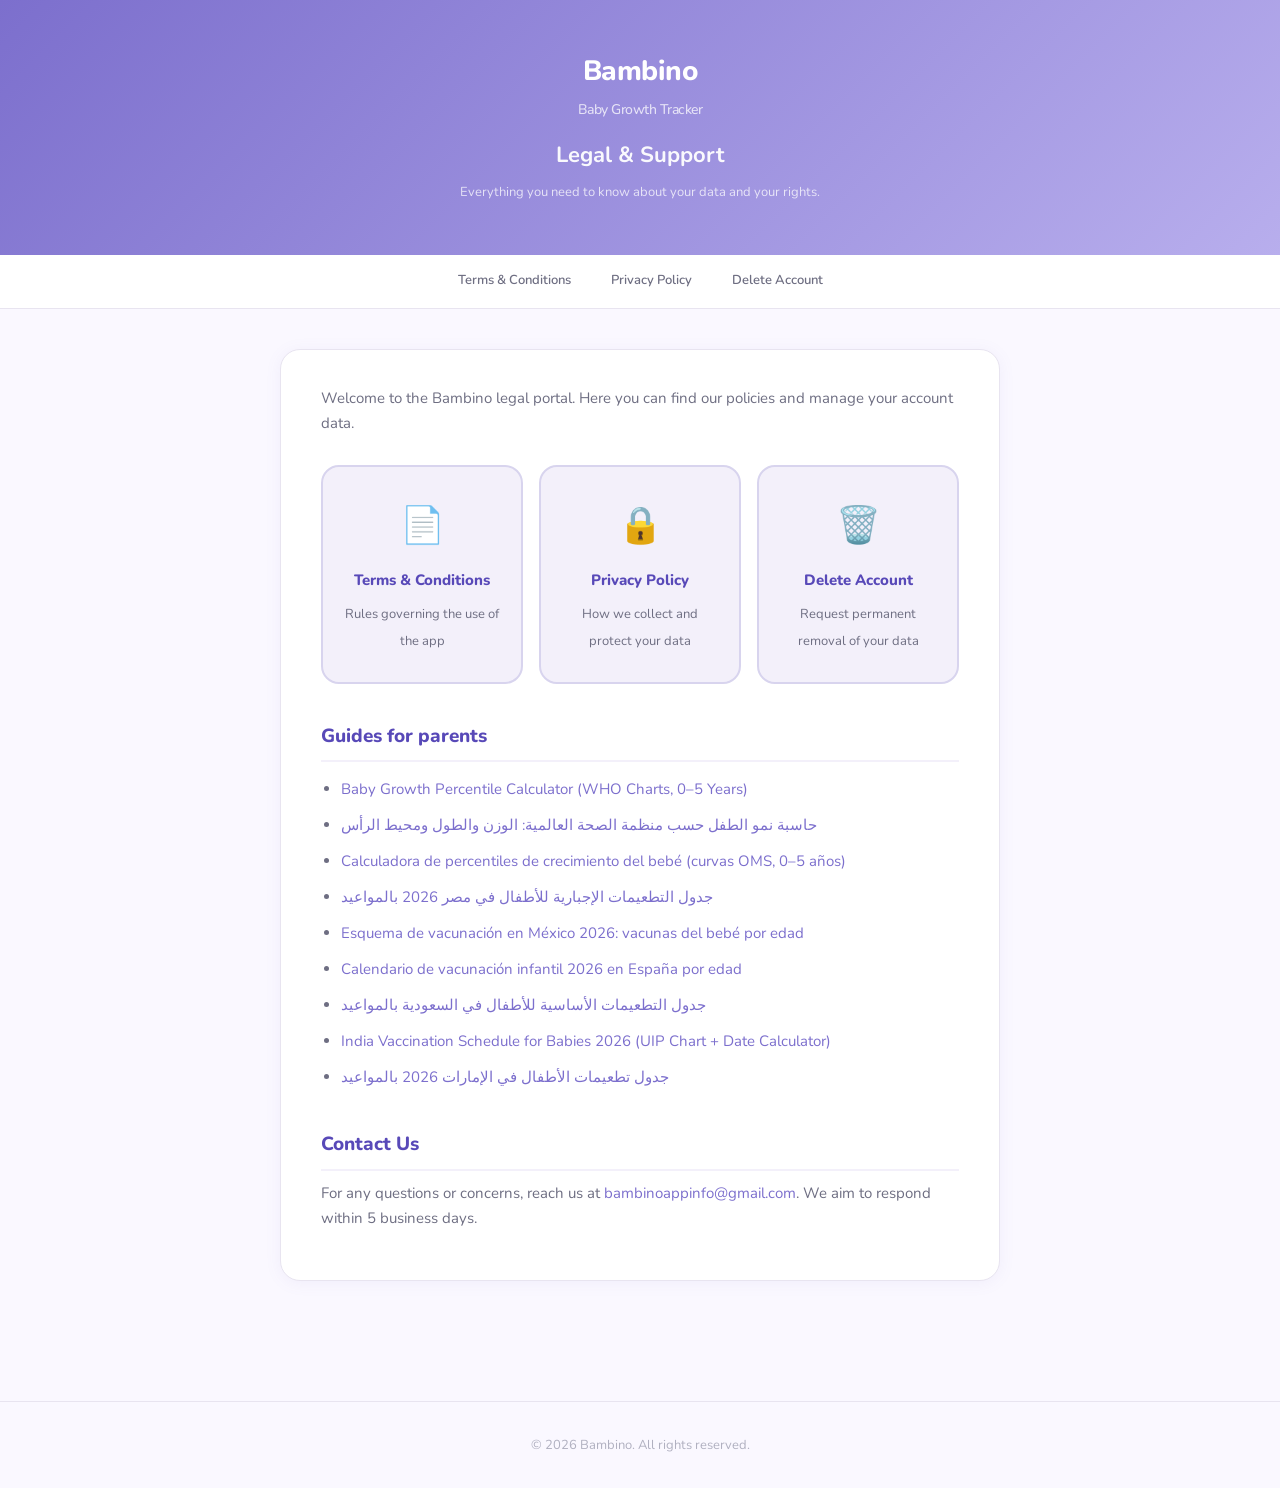
<file: index.html>
<!DOCTYPE html>
<html lang="en">
<head>
  <meta charset="UTF-8" />
  <meta name="google-site-verification" content="D1mZzru2wrF3hm5PxT6uY_i8LB0cmURyO2sE_9AYOqs" />
  <meta name="viewport" content="width=device-width, initial-scale=1.0" />
  <title>Bambino – Legal</title>
  <link rel="stylesheet" href="style.css" />
  <style>
    .links-grid {
      display: grid;
      grid-template-columns: repeat(auto-fit, minmax(200px, 1fr));
      gap: 16px;
      margin-top: 28px;
    }
    .link-card {
      background: var(--surface-var);
      border: 2px solid var(--border);
      border-radius: 18px;
      padding: 28px 20px;
      text-align: center;
      text-decoration: none;
      color: var(--text-primary);
      transition: border-color .2s, box-shadow .2s, transform .1s;
    }
    .link-card:hover {
      border-color: var(--primary);
      box-shadow: 0 4px 16px rgba(124,111,205,.15);
      transform: translateY(-2px);
      text-decoration: none;
    }
    .link-card .icon { font-size: 36px; margin-bottom: 12px; display: block; }
    .link-card strong { display: block; font-size: 15px; font-weight: 800; color: var(--primary-dark); margin-bottom: 6px; }
    .link-card span { font-size: 13px; color: var(--text-secondary); }
  </style>
</head>
<body>

<header>
  <div class="logo">Bambino <span>Baby Growth Tracker</span></div>
  <h1>Legal &amp; Support</h1>
  <p class="subtitle">Everything you need to know about your data and your rights.</p>
</header>

<nav>
  <a href="terms.html">Terms &amp; Conditions</a>
  <a href="privacy.html">Privacy Policy</a>
  <a href="delete-account.html">Delete Account</a>
</nav>

<main>
  <div class="card">
    <p>Welcome to the Bambino legal portal. Here you can find our policies and manage your account data.</p>

    <div class="links-grid">
      <a class="link-card" href="terms.html">
        <span class="icon">📄</span>
        <strong>Terms &amp; Conditions</strong>
        <span>Rules governing the use of the app</span>
      </a>
      <a class="link-card" href="privacy.html">
        <span class="icon">🔒</span>
        <strong>Privacy Policy</strong>
        <span>How we collect and protect your data</span>
      </a>
      <a class="link-card" href="delete-account.html">
        <span class="icon">🗑️</span>
        <strong>Delete Account</strong>
        <span>Request permanent removal of your data</span>
      </a>
    </div>

<!--GUIDES--><h2 style="margin-top:36px;">Guides for parents</h2><ul style="margin:12px 0 0 20px;line-height:2"><li><a href="growth-percentile/" hreflang="en" lang="en">Baby Growth Percentile Calculator (WHO Charts, 0–5 Years)</a></li><li><a href="ar/growth-percentile/" hreflang="ar" lang="ar" dir="rtl">حاسبة نمو الطفل حسب منظمة الصحة العالمية: الوزن والطول ومحيط الرأس</a></li><li><a href="es/percentiles-de-crecimiento/" hreflang="es" lang="es">Calculadora de percentiles de crecimiento del bebé (curvas OMS, 0–5 años)</a></li><li><a href="ar/vaccines/egypt/" hreflang="ar" lang="ar" dir="rtl">جدول التطعيمات الإجبارية للأطفال في مصر 2026 بالمواعيد</a></li><li><a href="es/vacunas/mexico/" hreflang="es" lang="es">Esquema de vacunación en México 2026: vacunas del bebé por edad</a></li><li><a href="es/vacunas/espana/" hreflang="es" lang="es">Calendario de vacunación infantil 2026 en España por edad</a></li><li><a href="ar/vaccines/saudi-arabia/" hreflang="ar" lang="ar" dir="rtl">جدول التطعيمات الأساسية للأطفال في السعودية بالمواعيد</a></li><li><a href="vaccines/india/" hreflang="en" lang="en">India Vaccination Schedule for Babies 2026 (UIP Chart + Date Calculator)</a></li><li><a href="ar/vaccines/uae/" hreflang="ar" lang="ar" dir="rtl">جدول تطعيمات الأطفال في الإمارات 2026 بالمواعيد</a></li></ul><!--/GUIDES-->

    <h2 style="margin-top:36px;">Contact Us</h2>
    <p>For any questions or concerns, reach us at <a href="mailto:bambinoappinfo@gmail.com">bambinoappinfo@gmail.com</a>. We aim to respond within 5 business days.</p>
  </div>
</main>

<footer>
  &copy; 2026 Bambino. All rights reserved.
</footer>

</body>
</html>
</file>
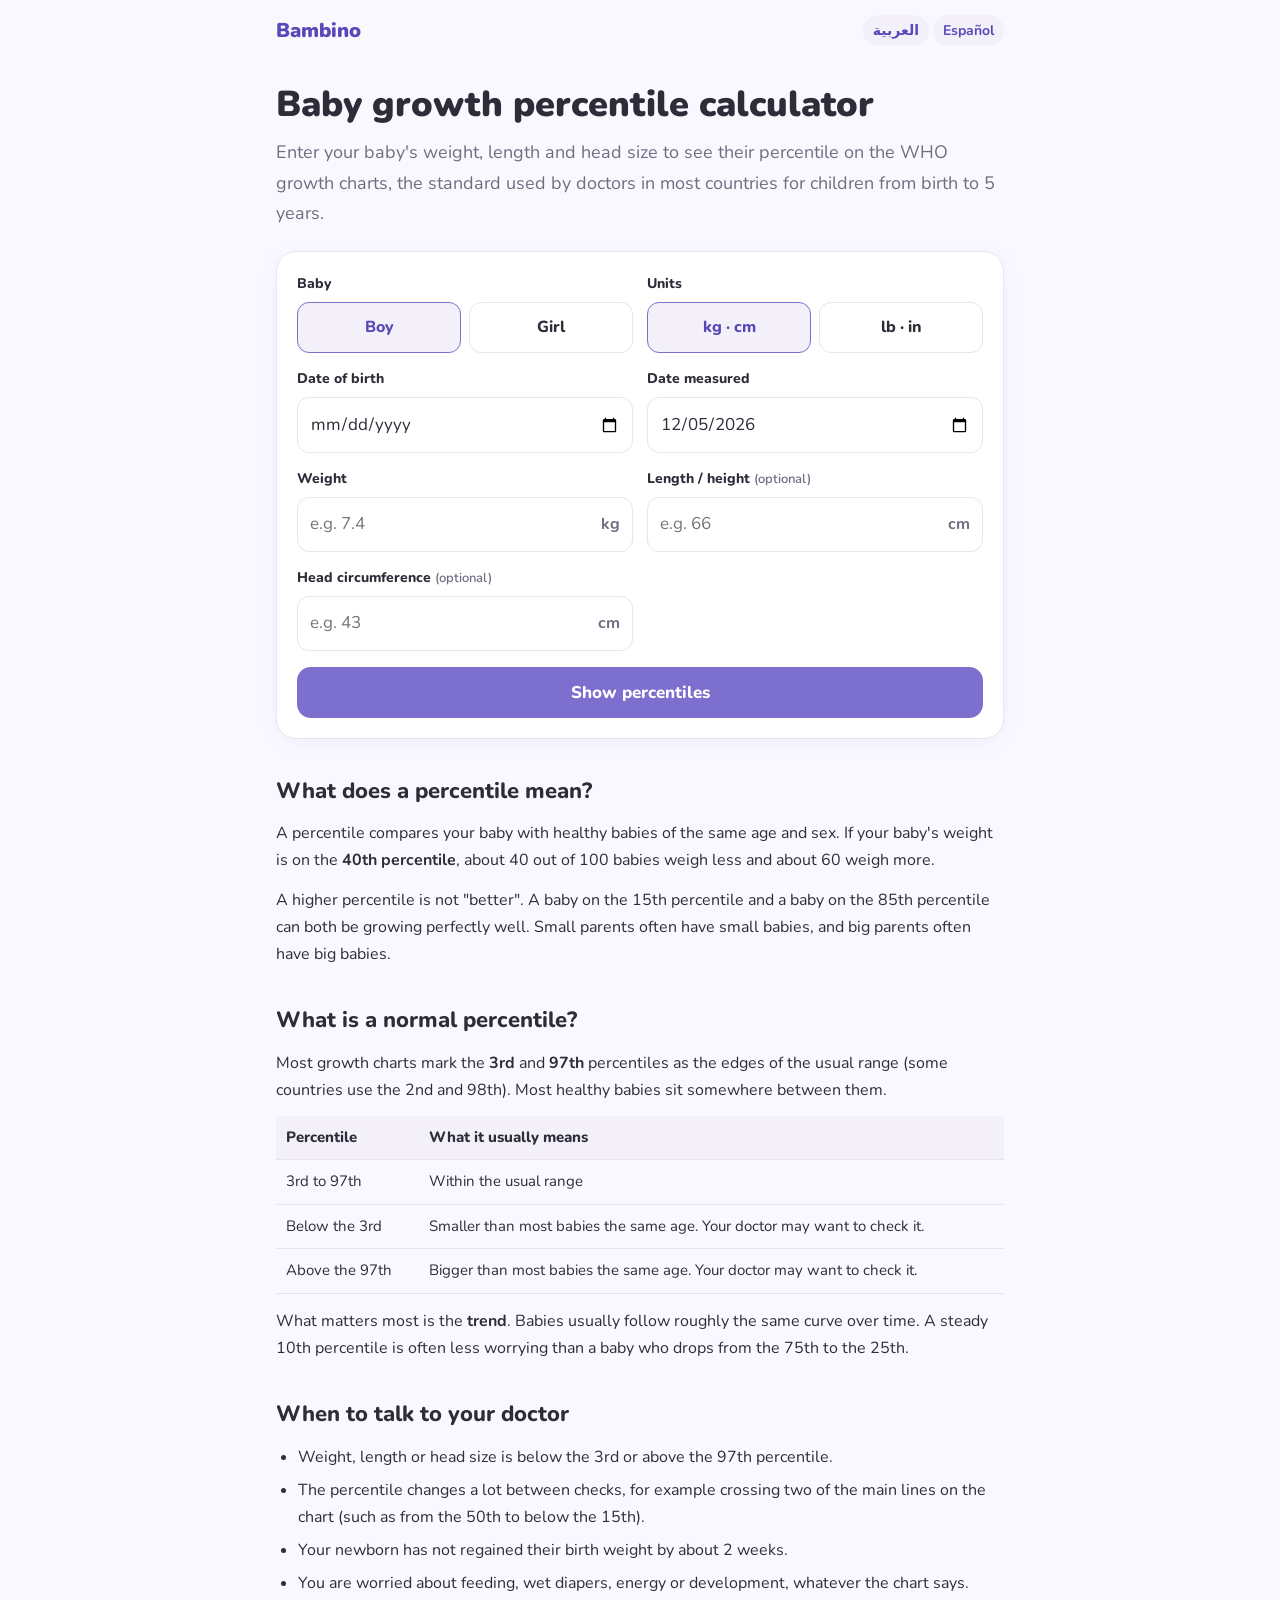
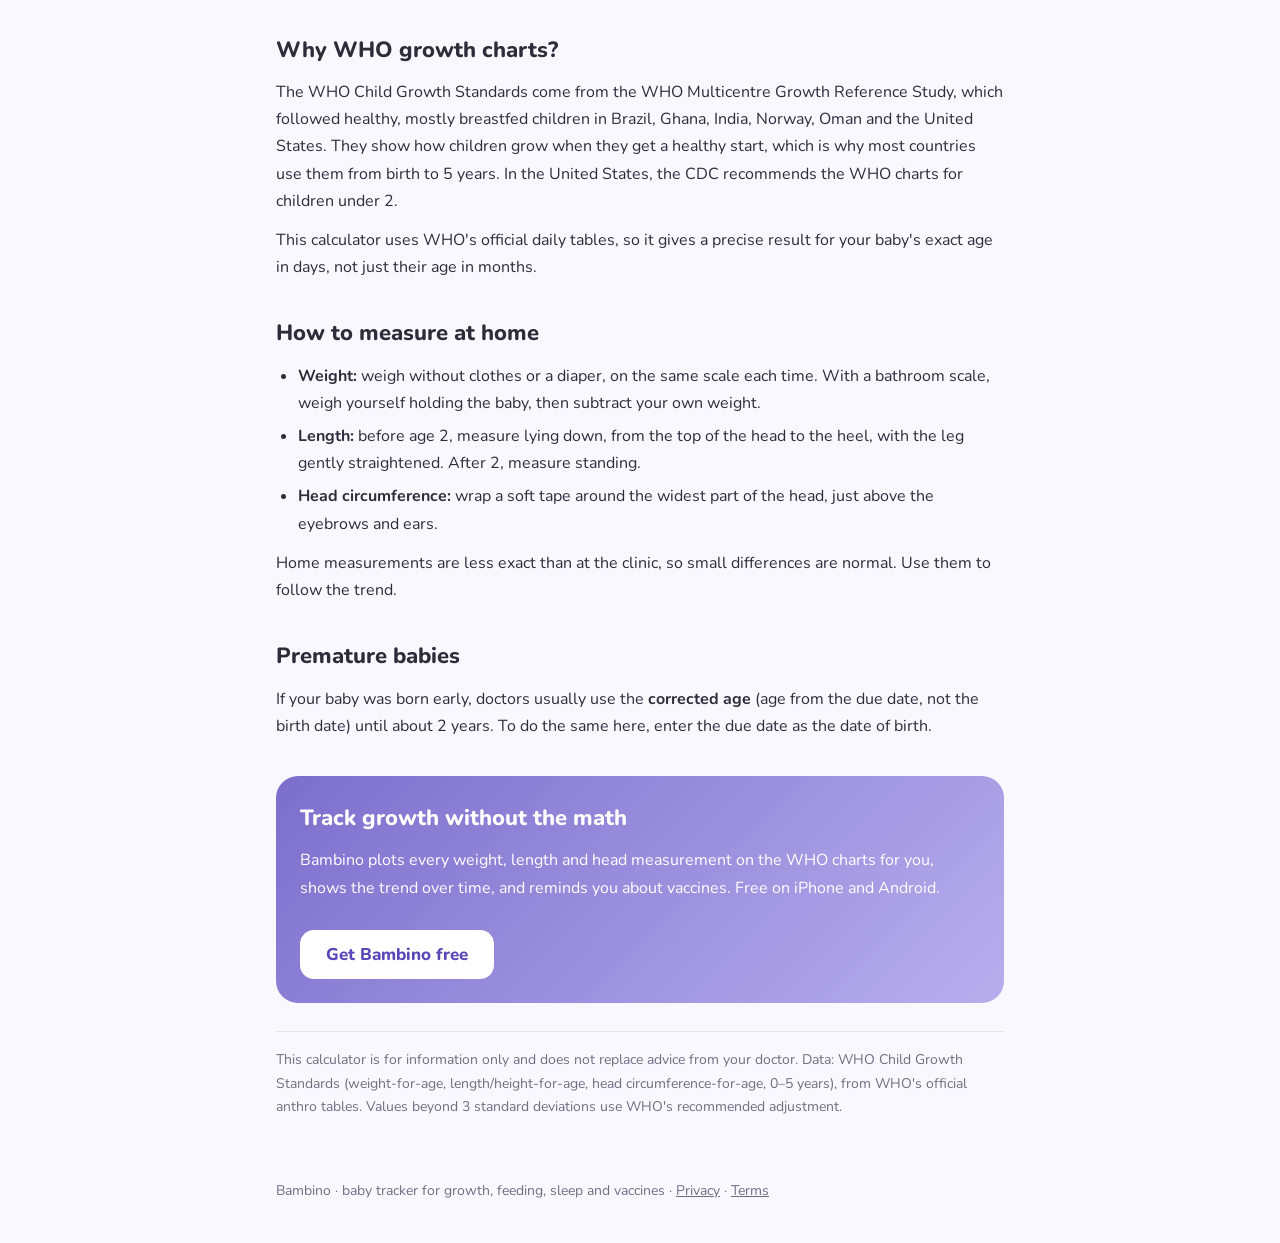
<file: growth-percentile/index.html>
<!doctype html>
<html lang="en" dir="ltr"><head><meta charset="utf-8">
<meta name="viewport" content="width=device-width, initial-scale=1">
<title>Baby Growth Percentile Calculator (WHO Charts, 0–5 Years) | Bambino</title>
<meta name="description" content="Free WHO growth percentile calculator for babies and toddlers. Check weight, length and head circumference percentiles by exact age, and learn what&#x27;s normal.">
<link rel="canonical" href="https://kiromalakhabib.github.io/bambino-legal/growth-percentile/"><link rel="alternate" hreflang="en" href="https://kiromalakhabib.github.io/bambino-legal/growth-percentile/"><link rel="alternate" hreflang="ar" href="https://kiromalakhabib.github.io/bambino-legal/ar/growth-percentile/"><link rel="alternate" hreflang="es" href="https://kiromalakhabib.github.io/bambino-legal/es/percentiles-de-crecimiento/"><link rel="alternate" hreflang="x-default" href="https://kiromalakhabib.github.io/bambino-legal/growth-percentile/">
<meta property="og:type" content="article"><meta property="og:title" content="Baby Growth Percentile Calculator (WHO Charts, 0–5 Years) | Bambino">
<meta property="og:description" content="Free WHO growth percentile calculator for babies and toddlers. Check weight, length and head circumference percentiles by exact age, and learn what&#x27;s normal."><meta property="og:url" content="https://kiromalakhabib.github.io/bambino-legal/growth-percentile/">
<meta property="og:locale" content="en">
<link rel="preconnect" href="https://fonts.googleapis.com"><link rel="preconnect" href="https://fonts.gstatic.com" crossorigin>
<link href="https://fonts.googleapis.com/css2?family=Nunito:wght@500;700;800;900&family=Cairo:wght@500;700;800;900&display=swap" rel="stylesheet">
<link rel="stylesheet" href="../assets/guides.css">
<script type="application/ld+json">{"@context": "https://schema.org", "@type": "MedicalWebPage", "name": "Baby Growth Percentile Calculator (WHO Charts, 0–5 Years) | Bambino", "description": "Free WHO growth percentile calculator for babies and toddlers. Check weight, length and head circumference percentiles by exact age, and learn what's normal.", "inLanguage": "en", "url": "https://kiromalakhabib.github.io/bambino-legal/growth-percentile/", "lastReviewed": "2026-11-18", "audience": {"@type": "Audience", "audienceType": "Parents"}, "publisher": {"@type": "Organization", "name": "Bambino"}}</script>
</head><body>
<div class="top"><a class="brand" href="https://kiromalakhabib.github.io/bambino-legal/download.html?src=seo_growth_en_logo">Bambino</a><span class="lang"><a href="../ar/growth-percentile/" hreflang="ar" lang="ar">العربية</a> <a href="../es/percentiles-de-crecimiento/" hreflang="es" lang="es">Español</a></span></div>
<main>
<h1>Baby growth percentile calculator</h1>
<p class="lede">Enter your baby's weight, length and head size to see their percentile on the WHO growth charts, the standard used by doctors in most countries for children from birth to 5 years.</p>
<form id="gp-form" class="card" data-lms="../assets/who-lms.json" novalidate>
<div class="gp-grid">
  <div><label class="f">Baby</label><div class="seg">
    <label><input type="radio" name="sex" value="1" checked><span>Boy</span></label>
    <label><input type="radio" name="sex" value="2"><span>Girl</span></label></div></div>
  <div><label class="f">Units</label><div class="seg">
    <label><input type="radio" name="units" value="met" checked><span>kg · cm</span></label>
    <label><input type="radio" name="units" value="imp"><span>lb · in</span></label></div></div>
  <div><label class="f" for="gp-dob">Date of birth</label><div class="f-in"><input type="date" id="gp-dob" required></div></div>
  <div><label class="f" for="gp-date">Date measured</label><div class="f-in"><input type="date" id="gp-date" required></div></div>
  <div><label class="f" for="gp-w">Weight</label><div class="f-in"><input id="gp-w" inputmode="decimal" placeholder="e.g. 7.4"><span id="gp-w-unit"></span></div></div>
  <div><label class="f" for="gp-l">Length / height <span class="opt">(optional)</span></label><div class="f-in"><input id="gp-l" inputmode="decimal" placeholder="e.g. 66"><span id="gp-l-unit"></span></div></div>
  <div><label class="f" for="gp-h">Head circumference <span class="opt">(optional)</span></label><div class="f-in"><input id="gp-h" inputmode="decimal" placeholder="e.g. 43"><span id="gp-h-unit"></span></div></div>
</div>
<button class="btn" type="submit">Show percentiles</button>
<div id="gp-out" aria-live="polite"></div>
</form>
<script type="application/json" id="gp-text">{"kg": "kg", "lb": "lb", "cm": "cm", "in": "in", "weight": "Weight for age", "length": "Length for age", "height": "Height for age", "head": "Head circumference for age", "pct": "{n}th percentile", "below01": "Below the 0.1st percentile", "above999": "Above the 99.9th percentile", "ok": "About {n} in 100 babies of the same age and sex measure less, and {m} measure more. This is within the usual range.", "low": "Below the 3rd percentile. This can be normal for some babies, but it is worth checking with your doctor.", "high": "Above the 97th percentile. This can be normal for some babies, but it is worth checking with your doctor.", "ageIs": "Age at measurement: {m} months ({d} days)", "note": "One measurement is a snapshot. Your doctor looks at how your baby grows over time, not at a single number.", "needDates": "Please enter the date of birth and the date measured.", "ageRange": "The WHO standards cover birth to 5 years. Please check the dates.", "needOne": "Enter at least one measurement: weight, length or head circumference.", "loading": "Loading WHO tables…", "loadFail": "Could not load the WHO tables. Please check your connection and try again."}</script>
<script src="../assets/growth.js" defer></script>

<h2>What does a percentile mean?</h2>
<p>A percentile compares your baby with healthy babies of the same age and sex. If your baby's weight is on the <b>40th percentile</b>, about 40 out of 100 babies weigh less and about 60 weigh more.</p>
<p>A higher percentile is not "better". A baby on the 15th percentile and a baby on the 85th percentile can both be growing perfectly well. Small parents often have small babies, and big parents often have big babies.</p>

<h2>What is a normal percentile?</h2>
<p>Most growth charts mark the <b>3rd</b> and <b>97th</b> percentiles as the edges of the usual range (some countries use the 2nd and 98th). Most healthy babies sit somewhere between them.</p>
<table><tr><th>Percentile</th><th>What it usually means</th></tr>
<tr><td>3rd to 97th</td><td>Within the usual range</td></tr>
<tr><td>Below the 3rd</td><td>Smaller than most babies the same age. Your doctor may want to check it.</td></tr>
<tr><td>Above the 97th</td><td>Bigger than most babies the same age. Your doctor may want to check it.</td></tr></table>
<p>What matters most is the <b>trend</b>. Babies usually follow roughly the same curve over time. A steady 10th percentile is often less worrying than a baby who drops from the 75th to the 25th.</p>

<h2>When to talk to your doctor</h2>
<ul>
<li>Weight, length or head size is below the 3rd or above the 97th percentile.</li>
<li>The percentile changes a lot between checks, for example crossing two of the main lines on the chart (such as from the 50th to below the 15th).</li>
<li>Your newborn has not regained their birth weight by about 2 weeks.</li>
<li>You are worried about feeding, wet diapers, energy or development, whatever the chart says.</li>
</ul>

<h2>Why WHO growth charts?</h2>
<p>The WHO Child Growth Standards come from the WHO Multicentre Growth Reference Study, which followed healthy, mostly breastfed children in Brazil, Ghana, India, Norway, Oman and the United States. They show how children grow when they get a healthy start, which is why most countries use them from birth to 5 years. In the United States, the CDC recommends the WHO charts for children under 2.</p>
<p>This calculator uses WHO's official daily tables, so it gives a precise result for your baby's exact age in days, not just their age in months.</p>

<h2>How to measure at home</h2>
<ul>
<li><b>Weight:</b> weigh without clothes or a diaper, on the same scale each time. With a bathroom scale, weigh yourself holding the baby, then subtract your own weight.</li>
<li><b>Length:</b> before age 2, measure lying down, from the top of the head to the heel, with the leg gently straightened. After 2, measure standing.</li>
<li><b>Head circumference:</b> wrap a soft tape around the widest part of the head, just above the eyebrows and ears.</li>
</ul>
<p>Home measurements are less exact than at the clinic, so small differences are normal. Use them to follow the trend.</p>

<h2>Premature babies</h2>
<p>If your baby was born early, doctors usually use the <b>corrected age</b> (age from the due date, not the birth date) until about 2 years. To do the same here, enter the due date as the date of birth.</p>

<div class="cta"><h2>Track growth without the math</h2>
<p>Bambino plots every weight, length and head measurement on the WHO charts for you, shows the trend over time, and reminds you about vaccines. Free on iPhone and Android.</p>
<a class="btn" href="https://kiromalakhabib.github.io/bambino-legal/download.html?src=seo_growth_en">Get Bambino free</a></div>

<p class="disc">This calculator is for information only and does not replace advice from your doctor. Data: WHO Child Growth Standards (weight-for-age, length/height-for-age, head circumference-for-age, 0–5 years), from WHO's official anthro tables. Values beyond 3 standard deviations use WHO's recommended adjustment.</p>
</main>
<footer>Bambino · baby tracker for growth, feeding, sleep and vaccines · <a href="../privacy.html">Privacy</a> · <a href="../terms.html">Terms</a></footer>
</body></html>
</file>
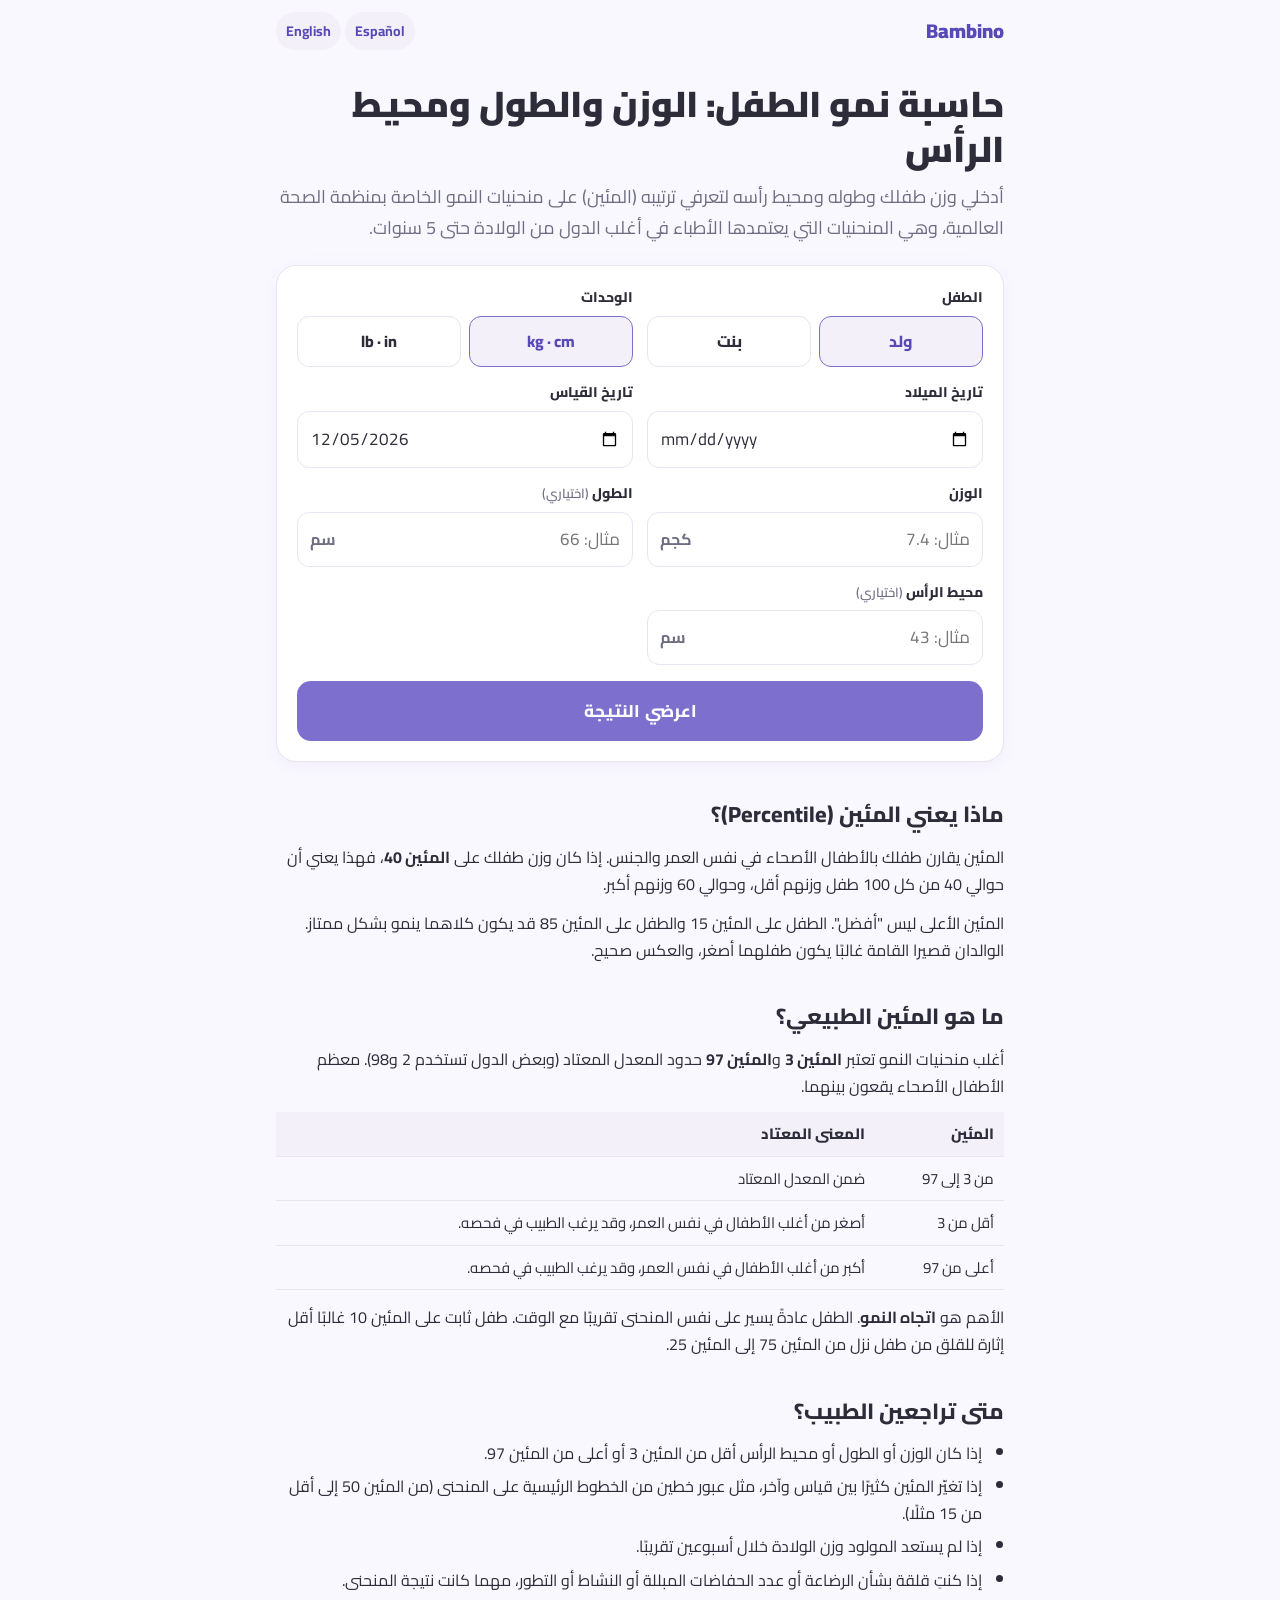
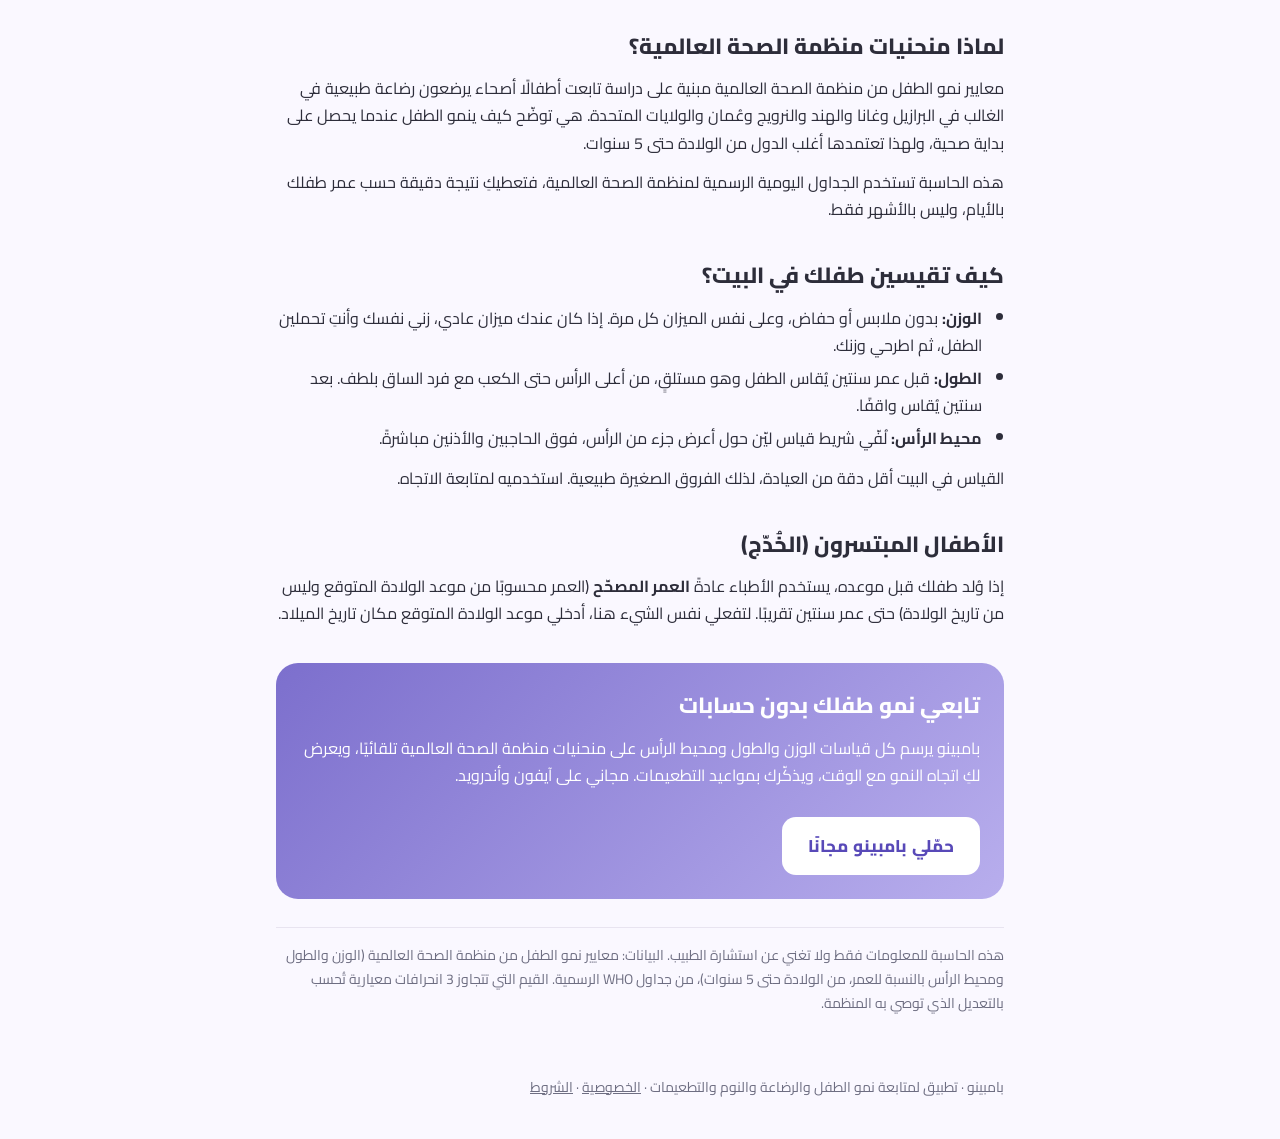
<file: ar/growth-percentile/index.html>
<!doctype html>
<html lang="ar" dir="rtl"><head><meta charset="utf-8">
<meta name="viewport" content="width=device-width, initial-scale=1">
<title>حاسبة نمو الطفل حسب منظمة الصحة العالمية: الوزن والطول ومحيط الرأس | بامبينو</title>
<meta name="description" content="حاسبة مجانية لمعرفة مئين وزن وطول ومحيط رأس طفلك حسب منحنيات منظمة الصحة العالمية من الولادة حتى 5 سنوات، ومتى يجب مراجعة الطبيب.">
<link rel="canonical" href="https://kiromalakhabib.github.io/bambino-legal/ar/growth-percentile/"><link rel="alternate" hreflang="en" href="https://kiromalakhabib.github.io/bambino-legal/growth-percentile/"><link rel="alternate" hreflang="ar" href="https://kiromalakhabib.github.io/bambino-legal/ar/growth-percentile/"><link rel="alternate" hreflang="es" href="https://kiromalakhabib.github.io/bambino-legal/es/percentiles-de-crecimiento/"><link rel="alternate" hreflang="x-default" href="https://kiromalakhabib.github.io/bambino-legal/growth-percentile/">
<meta property="og:type" content="article"><meta property="og:title" content="حاسبة نمو الطفل حسب منظمة الصحة العالمية: الوزن والطول ومحيط الرأس | بامبينو">
<meta property="og:description" content="حاسبة مجانية لمعرفة مئين وزن وطول ومحيط رأس طفلك حسب منحنيات منظمة الصحة العالمية من الولادة حتى 5 سنوات، ومتى يجب مراجعة الطبيب."><meta property="og:url" content="https://kiromalakhabib.github.io/bambino-legal/ar/growth-percentile/">
<meta property="og:locale" content="ar">
<link rel="preconnect" href="https://fonts.googleapis.com"><link rel="preconnect" href="https://fonts.gstatic.com" crossorigin>
<link href="https://fonts.googleapis.com/css2?family=Nunito:wght@500;700;800;900&family=Cairo:wght@500;700;800;900&display=swap" rel="stylesheet">
<link rel="stylesheet" href="../../assets/guides.css">
<script type="application/ld+json">{"@context": "https://schema.org", "@type": "MedicalWebPage", "name": "حاسبة نمو الطفل حسب منظمة الصحة العالمية: الوزن والطول ومحيط الرأس | بامبينو", "description": "حاسبة مجانية لمعرفة مئين وزن وطول ومحيط رأس طفلك حسب منحنيات منظمة الصحة العالمية من الولادة حتى 5 سنوات، ومتى يجب مراجعة الطبيب.", "inLanguage": "ar", "url": "https://kiromalakhabib.github.io/bambino-legal/ar/growth-percentile/", "lastReviewed": "2026-11-18", "audience": {"@type": "Audience", "audienceType": "Parents"}, "publisher": {"@type": "Organization", "name": "Bambino"}}</script>
</head><body>
<div class="top"><a class="brand" href="https://kiromalakhabib.github.io/bambino-legal/download.html?src=seo_growth_ar_logo">Bambino</a><span class="lang"><a href="../../growth-percentile/" hreflang="en" lang="en">English</a> <a href="../../es/percentiles-de-crecimiento/" hreflang="es" lang="es">Español</a></span></div>
<main>
<h1>حاسبة نمو الطفل: الوزن والطول ومحيط الرأس</h1>
<p class="lede">أدخلي وزن طفلك وطوله ومحيط رأسه لتعرفي ترتيبه (المئين) على منحنيات النمو الخاصة بمنظمة الصحة العالمية، وهي المنحنيات التي يعتمدها الأطباء في أغلب الدول من الولادة حتى 5 سنوات.</p>
<form id="gp-form" class="card" data-lms="../../assets/who-lms.json" novalidate>
<div class="gp-grid">
  <div><label class="f">الطفل</label><div class="seg">
    <label><input type="radio" name="sex" value="1" checked><span>ولد</span></label>
    <label><input type="radio" name="sex" value="2"><span>بنت</span></label></div></div>
  <div><label class="f">الوحدات</label><div class="seg">
    <label><input type="radio" name="units" value="met" checked><span>kg · cm</span></label>
    <label><input type="radio" name="units" value="imp"><span>lb · in</span></label></div></div>
  <div><label class="f" for="gp-dob">تاريخ الميلاد</label><div class="f-in"><input type="date" id="gp-dob" required></div></div>
  <div><label class="f" for="gp-date">تاريخ القياس</label><div class="f-in"><input type="date" id="gp-date" required></div></div>
  <div><label class="f" for="gp-w">الوزن</label><div class="f-in"><input id="gp-w" inputmode="decimal" placeholder="مثال: 7.4"><span id="gp-w-unit"></span></div></div>
  <div><label class="f" for="gp-l">الطول <span class="opt">(اختياري)</span></label><div class="f-in"><input id="gp-l" inputmode="decimal" placeholder="مثال: 66"><span id="gp-l-unit"></span></div></div>
  <div><label class="f" for="gp-h">محيط الرأس <span class="opt">(اختياري)</span></label><div class="f-in"><input id="gp-h" inputmode="decimal" placeholder="مثال: 43"><span id="gp-h-unit"></span></div></div>
</div>
<button class="btn" type="submit">اعرضي النتيجة</button>
<div id="gp-out" aria-live="polite"></div>
</form>
<script type="application/json" id="gp-text">{"kg": "كجم", "lb": "رطل", "cm": "سم", "in": "بوصة", "weight": "الوزن بالنسبة للعمر", "length": "الطول بالنسبة للعمر", "height": "الطول بالنسبة للعمر", "head": "محيط الرأس بالنسبة للعمر", "pct": "المئين {n}", "below01": "أقل من المئين 0.1", "above999": "أعلى من المئين 99.9", "ok": "تقريبًا {n} من كل 100 طفل في نفس العمر والجنس قياسهم أقل، و{m} قياسهم أكبر. هذا ضمن المعدل الطبيعي المعتاد.", "low": "أقل من المئين 3. قد يكون هذا طبيعيًا لبعض الأطفال، لكن يُفضَّل مراجعة الطبيب.", "high": "أعلى من المئين 97. قد يكون هذا طبيعيًا لبعض الأطفال، لكن يُفضَّل مراجعة الطبيب.", "ageIs": "العمر عند القياس: {m} شهر ({d} يوم)", "note": "القياس الواحد صورة للحظة واحدة فقط. الطبيب ينظر إلى طريقة نمو طفلك مع الوقت، وليس إلى رقم واحد.", "needDates": "من فضلك أدخلي تاريخ الميلاد وتاريخ القياس.", "ageRange": "معايير منظمة الصحة العالمية تغطي من الولادة حتى 5 سنوات. من فضلك راجعي التواريخ.", "needOne": "أدخلي قياسًا واحدًا على الأقل: الوزن أو الطول أو محيط الرأس.", "loading": "جارٍ تحميل جداول منظمة الصحة العالمية…", "loadFail": "تعذّر تحميل الجداول. تأكدي من الاتصال وحاولي مرة أخرى."}</script>
<script src="../../assets/growth.js" defer></script>

<h2>ماذا يعني المئين (Percentile)؟</h2>
<p>المئين يقارن طفلك بالأطفال الأصحاء في نفس العمر والجنس. إذا كان وزن طفلك على <b>المئين 40</b>، فهذا يعني أن حوالي 40 من كل 100 طفل وزنهم أقل، وحوالي 60 وزنهم أكبر.</p>
<p>المئين الأعلى ليس "أفضل". الطفل على المئين 15 والطفل على المئين 85 قد يكون كلاهما ينمو بشكل ممتاز. الوالدان قصيرا القامة غالبًا يكون طفلهما أصغر، والعكس صحيح.</p>

<h2>ما هو المئين الطبيعي؟</h2>
<p>أغلب منحنيات النمو تعتبر <b>المئين 3</b> و<b>المئين 97</b> حدود المعدل المعتاد (وبعض الدول تستخدم 2 و98). معظم الأطفال الأصحاء يقعون بينهما.</p>
<table><tr><th>المئين</th><th>المعنى المعتاد</th></tr>
<tr><td>من 3 إلى 97</td><td>ضمن المعدل المعتاد</td></tr>
<tr><td>أقل من 3</td><td>أصغر من أغلب الأطفال في نفس العمر، وقد يرغب الطبيب في فحصه.</td></tr>
<tr><td>أعلى من 97</td><td>أكبر من أغلب الأطفال في نفس العمر، وقد يرغب الطبيب في فحصه.</td></tr></table>
<p>الأهم هو <b>اتجاه النمو</b>. الطفل عادةً يسير على نفس المنحنى تقريبًا مع الوقت. طفل ثابت على المئين 10 غالبًا أقل إثارة للقلق من طفل نزل من المئين 75 إلى المئين 25.</p>

<h2>متى تراجعين الطبيب؟</h2>
<ul>
<li>إذا كان الوزن أو الطول أو محيط الرأس أقل من المئين 3 أو أعلى من المئين 97.</li>
<li>إذا تغيّر المئين كثيرًا بين قياس وآخر، مثل عبور خطين من الخطوط الرئيسية على المنحنى (من المئين 50 إلى أقل من 15 مثلًا).</li>
<li>إذا لم يستعد المولود وزن الولادة خلال أسبوعين تقريبًا.</li>
<li>إذا كنتِ قلقة بشأن الرضاعة أو عدد الحفاضات المبللة أو النشاط أو التطور، مهما كانت نتيجة المنحنى.</li>
</ul>

<h2>لماذا منحنيات منظمة الصحة العالمية؟</h2>
<p>معايير نمو الطفل من منظمة الصحة العالمية مبنية على دراسة تابعت أطفالًا أصحاء يرضعون رضاعة طبيعية في الغالب في البرازيل وغانا والهند والنرويج وعُمان والولايات المتحدة. هي توضّح كيف ينمو الطفل عندما يحصل على بداية صحية، ولهذا تعتمدها أغلب الدول من الولادة حتى 5 سنوات.</p>
<p>هذه الحاسبة تستخدم الجداول اليومية الرسمية لمنظمة الصحة العالمية، فتعطيكِ نتيجة دقيقة حسب عمر طفلك بالأيام، وليس بالأشهر فقط.</p>

<h2>كيف تقيسين طفلك في البيت؟</h2>
<ul>
<li><b>الوزن:</b> بدون ملابس أو حفاض، وعلى نفس الميزان كل مرة. إذا كان عندك ميزان عادي، زني نفسك وأنتِ تحملين الطفل، ثم اطرحي وزنك.</li>
<li><b>الطول:</b> قبل عمر سنتين يُقاس الطفل وهو مستلقٍ، من أعلى الرأس حتى الكعب مع فرد الساق بلطف. بعد سنتين يُقاس واقفًا.</li>
<li><b>محيط الرأس:</b> لُفّي شريط قياس ليّن حول أعرض جزء من الرأس، فوق الحاجبين والأذنين مباشرةً.</li>
</ul>
<p>القياس في البيت أقل دقة من العيادة، لذلك الفروق الصغيرة طبيعية. استخدميه لمتابعة الاتجاه.</p>

<h2>الأطفال المبتسرون (الخُدّج)</h2>
<p>إذا وُلد طفلك قبل موعده، يستخدم الأطباء عادةً <b>العمر المصحّح</b> (العمر محسوبًا من موعد الولادة المتوقع وليس من تاريخ الولادة) حتى عمر سنتين تقريبًا. لتفعلي نفس الشيء هنا، أدخلي موعد الولادة المتوقع مكان تاريخ الميلاد.</p>

<div class="cta"><h2>تابعي نمو طفلك بدون حسابات</h2>
<p>بامبينو يرسم كل قياسات الوزن والطول ومحيط الرأس على منحنيات منظمة الصحة العالمية تلقائيًا، ويعرض لكِ اتجاه النمو مع الوقت، ويذكّرك بمواعيد التطعيمات. مجاني على آيفون وأندرويد.</p>
<a class="btn" href="https://kiromalakhabib.github.io/bambino-legal/download.html?src=seo_growth_ar">حمّلي بامبينو مجانًا</a></div>

<p class="disc">هذه الحاسبة للمعلومات فقط ولا تغني عن استشارة الطبيب. البيانات: معايير نمو الطفل من منظمة الصحة العالمية (الوزن والطول ومحيط الرأس بالنسبة للعمر، من الولادة حتى 5 سنوات)، من جداول WHO الرسمية. القيم التي تتجاوز 3 انحرافات معيارية تُحسب بالتعديل الذي توصي به المنظمة.</p>
</main>
<footer>بامبينو · تطبيق لمتابعة نمو الطفل والرضاعة والنوم والتطعيمات · <a href="../../privacy.html">الخصوصية</a> · <a href="../../terms.html">الشروط</a></footer>
</body></html>
</file>
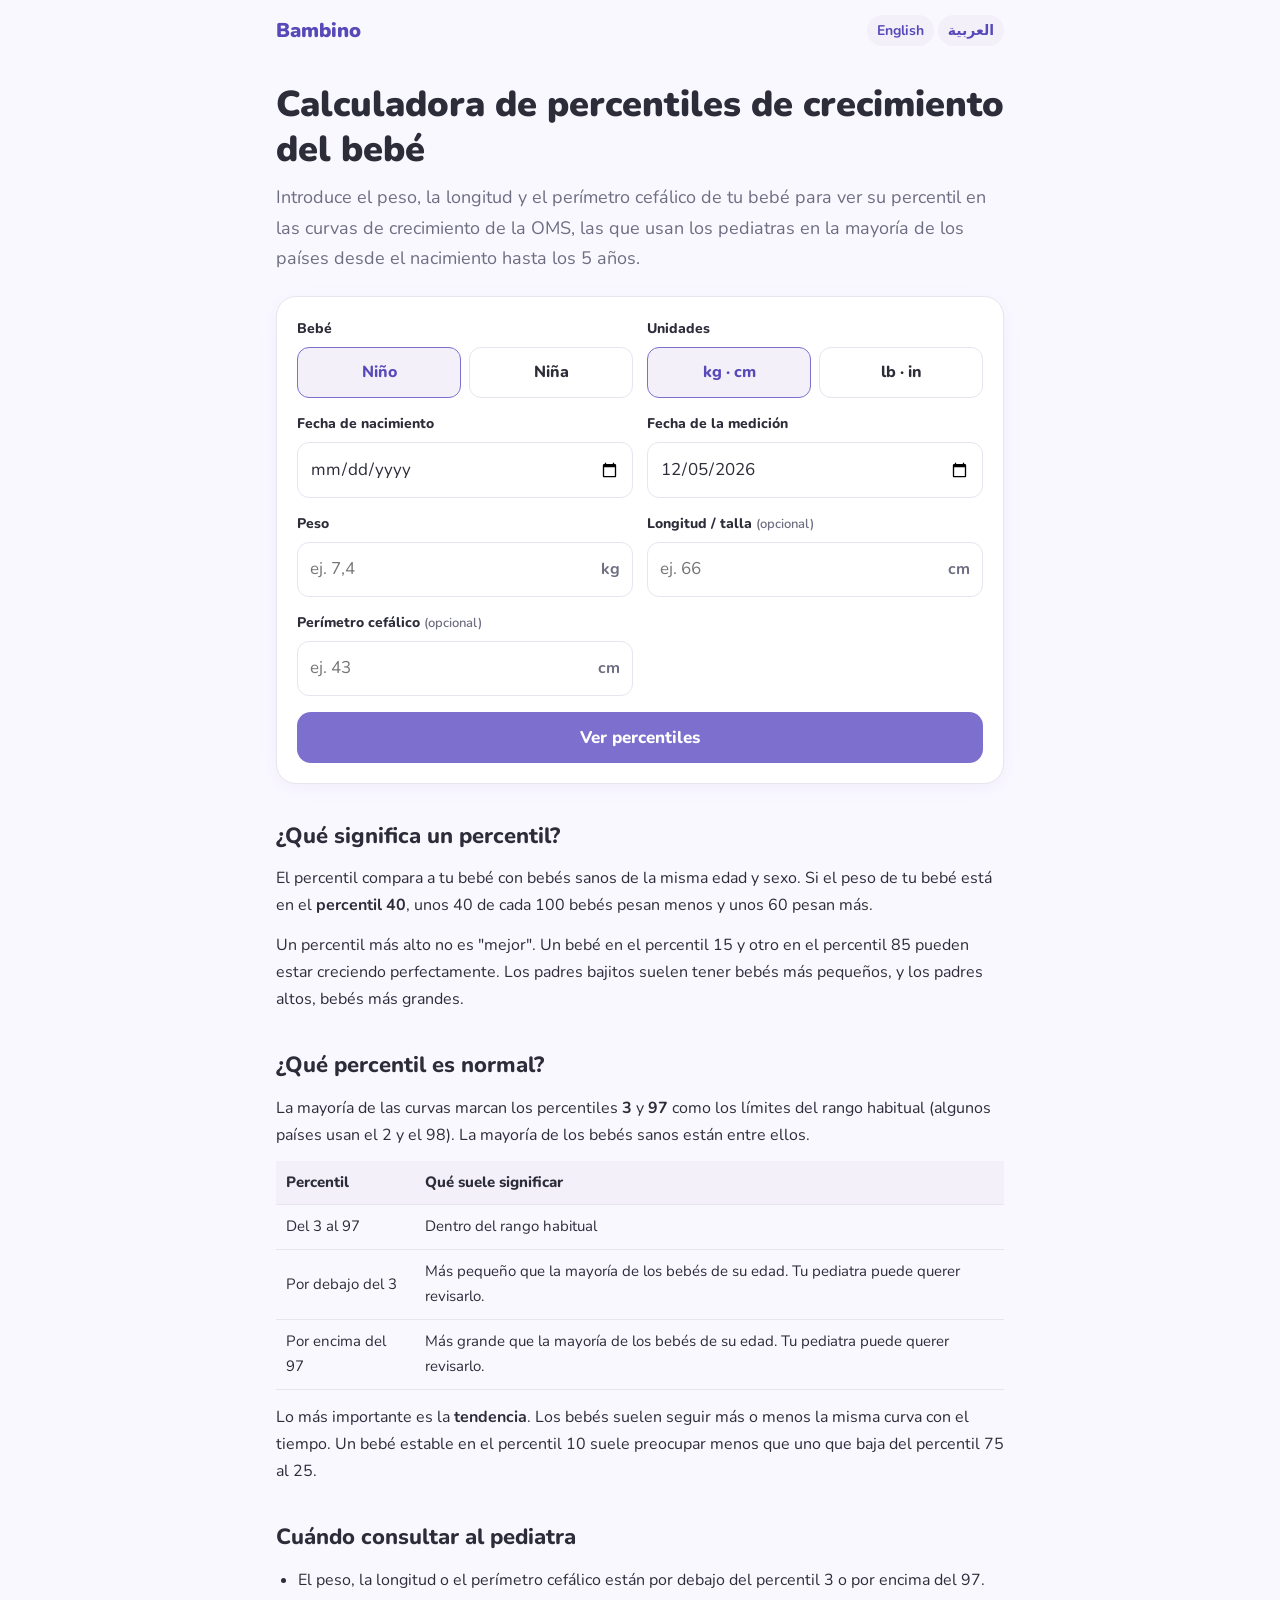
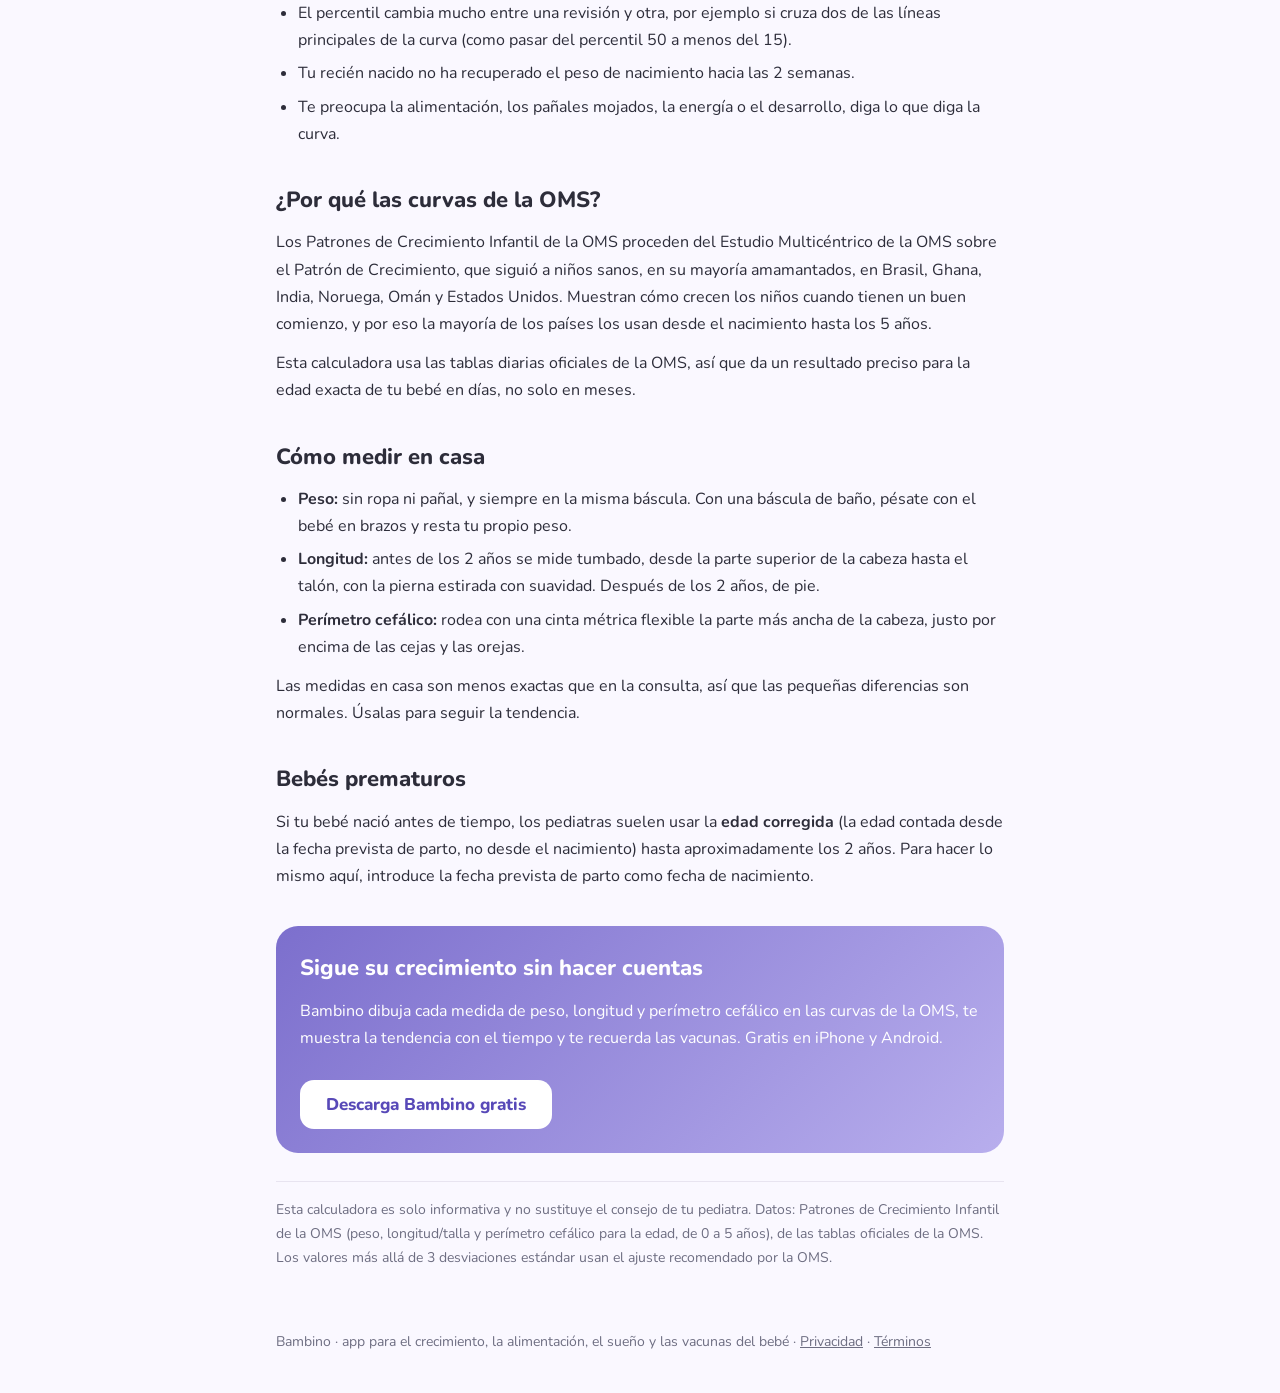
<file: es/percentiles-de-crecimiento/index.html>
<!doctype html>
<html lang="es" dir="ltr"><head><meta charset="utf-8">
<meta name="viewport" content="width=device-width, initial-scale=1">
<title>Calculadora de percentiles de crecimiento del bebé (curvas OMS, 0–5 años) | Bambino</title>
<meta name="description" content="Calculadora gratuita de percentiles de la OMS: peso, longitud y perímetro cefálico de tu bebé según su edad exacta. Qué es normal y cuándo consultar al pediatra.">
<link rel="canonical" href="https://kiromalakhabib.github.io/bambino-legal/es/percentiles-de-crecimiento/"><link rel="alternate" hreflang="en" href="https://kiromalakhabib.github.io/bambino-legal/growth-percentile/"><link rel="alternate" hreflang="ar" href="https://kiromalakhabib.github.io/bambino-legal/ar/growth-percentile/"><link rel="alternate" hreflang="es" href="https://kiromalakhabib.github.io/bambino-legal/es/percentiles-de-crecimiento/"><link rel="alternate" hreflang="x-default" href="https://kiromalakhabib.github.io/bambino-legal/growth-percentile/">
<meta property="og:type" content="article"><meta property="og:title" content="Calculadora de percentiles de crecimiento del bebé (curvas OMS, 0–5 años) | Bambino">
<meta property="og:description" content="Calculadora gratuita de percentiles de la OMS: peso, longitud y perímetro cefálico de tu bebé según su edad exacta. Qué es normal y cuándo consultar al pediatra."><meta property="og:url" content="https://kiromalakhabib.github.io/bambino-legal/es/percentiles-de-crecimiento/">
<meta property="og:locale" content="es">
<link rel="preconnect" href="https://fonts.googleapis.com"><link rel="preconnect" href="https://fonts.gstatic.com" crossorigin>
<link href="https://fonts.googleapis.com/css2?family=Nunito:wght@500;700;800;900&family=Cairo:wght@500;700;800;900&display=swap" rel="stylesheet">
<link rel="stylesheet" href="../../assets/guides.css">
<script type="application/ld+json">{"@context": "https://schema.org", "@type": "MedicalWebPage", "name": "Calculadora de percentiles de crecimiento del bebé (curvas OMS, 0–5 años) | Bambino", "description": "Calculadora gratuita de percentiles de la OMS: peso, longitud y perímetro cefálico de tu bebé según su edad exacta. Qué es normal y cuándo consultar al pediatra.", "inLanguage": "es", "url": "https://kiromalakhabib.github.io/bambino-legal/es/percentiles-de-crecimiento/", "lastReviewed": "2026-11-18", "audience": {"@type": "Audience", "audienceType": "Parents"}, "publisher": {"@type": "Organization", "name": "Bambino"}}</script>
</head><body>
<div class="top"><a class="brand" href="https://kiromalakhabib.github.io/bambino-legal/download.html?src=seo_growth_es_logo">Bambino</a><span class="lang"><a href="../../growth-percentile/" hreflang="en" lang="en">English</a> <a href="../../ar/growth-percentile/" hreflang="ar" lang="ar">العربية</a></span></div>
<main>
<h1>Calculadora de percentiles de crecimiento del bebé</h1>
<p class="lede">Introduce el peso, la longitud y el perímetro cefálico de tu bebé para ver su percentil en las curvas de crecimiento de la OMS, las que usan los pediatras en la mayoría de los países desde el nacimiento hasta los 5 años.</p>
<form id="gp-form" class="card" data-lms="../../assets/who-lms.json" novalidate>
<div class="gp-grid">
  <div><label class="f">Bebé</label><div class="seg">
    <label><input type="radio" name="sex" value="1" checked><span>Niño</span></label>
    <label><input type="radio" name="sex" value="2"><span>Niña</span></label></div></div>
  <div><label class="f">Unidades</label><div class="seg">
    <label><input type="radio" name="units" value="met" checked><span>kg · cm</span></label>
    <label><input type="radio" name="units" value="imp"><span>lb · in</span></label></div></div>
  <div><label class="f" for="gp-dob">Fecha de nacimiento</label><div class="f-in"><input type="date" id="gp-dob" required></div></div>
  <div><label class="f" for="gp-date">Fecha de la medición</label><div class="f-in"><input type="date" id="gp-date" required></div></div>
  <div><label class="f" for="gp-w">Peso</label><div class="f-in"><input id="gp-w" inputmode="decimal" placeholder="ej. 7,4"><span id="gp-w-unit"></span></div></div>
  <div><label class="f" for="gp-l">Longitud / talla <span class="opt">(opcional)</span></label><div class="f-in"><input id="gp-l" inputmode="decimal" placeholder="ej. 66"><span id="gp-l-unit"></span></div></div>
  <div><label class="f" for="gp-h">Perímetro cefálico <span class="opt">(opcional)</span></label><div class="f-in"><input id="gp-h" inputmode="decimal" placeholder="ej. 43"><span id="gp-h-unit"></span></div></div>
</div>
<button class="btn" type="submit">Ver percentiles</button>
<div id="gp-out" aria-live="polite"></div>
</form>
<script type="application/json" id="gp-text">{"kg": "kg", "lb": "lb", "cm": "cm", "in": "in", "dec": ",", "weight": "Peso para la edad", "length": "Longitud para la edad", "height": "Talla para la edad", "head": "Perímetro cefálico para la edad", "pct": "Percentil {n}", "below01": "Por debajo del percentil 0,1", "above999": "Por encima del percentil 99,9", "ok": "Aproximadamente {n} de cada 100 bebés de la misma edad y sexo miden menos, y {m} miden más. Está dentro del rango habitual.", "low": "Por debajo del percentil 3. Puede ser normal en algunos bebés, pero conviene consultarlo con tu pediatra.", "high": "Por encima del percentil 97. Puede ser normal en algunos bebés, pero conviene consultarlo con tu pediatra.", "ageIs": "Edad en la medición: {m} meses ({d} días)", "note": "Una medición es solo una foto del momento. Tu pediatra mira cómo crece tu bebé con el tiempo, no un único número.", "needDates": "Introduce la fecha de nacimiento y la fecha de la medición.", "ageRange": "Los patrones de la OMS cubren desde el nacimiento hasta los 5 años. Revisa las fechas.", "needOne": "Introduce al menos una medida: peso, longitud o perímetro cefálico.", "loading": "Cargando las tablas de la OMS…", "loadFail": "No se pudieron cargar las tablas de la OMS. Revisa tu conexión e inténtalo de nuevo."}</script>
<script src="../../assets/growth.js" defer></script>

<h2>¿Qué significa un percentil?</h2>
<p>El percentil compara a tu bebé con bebés sanos de la misma edad y sexo. Si el peso de tu bebé está en el <b>percentil 40</b>, unos 40 de cada 100 bebés pesan menos y unos 60 pesan más.</p>
<p>Un percentil más alto no es "mejor". Un bebé en el percentil 15 y otro en el percentil 85 pueden estar creciendo perfectamente. Los padres bajitos suelen tener bebés más pequeños, y los padres altos, bebés más grandes.</p>

<h2>¿Qué percentil es normal?</h2>
<p>La mayoría de las curvas marcan los percentiles <b>3</b> y <b>97</b> como los límites del rango habitual (algunos países usan el 2 y el 98). La mayoría de los bebés sanos están entre ellos.</p>
<table><tr><th>Percentil</th><th>Qué suele significar</th></tr>
<tr><td>Del 3 al 97</td><td>Dentro del rango habitual</td></tr>
<tr><td>Por debajo del 3</td><td>Más pequeño que la mayoría de los bebés de su edad. Tu pediatra puede querer revisarlo.</td></tr>
<tr><td>Por encima del 97</td><td>Más grande que la mayoría de los bebés de su edad. Tu pediatra puede querer revisarlo.</td></tr></table>
<p>Lo más importante es la <b>tendencia</b>. Los bebés suelen seguir más o menos la misma curva con el tiempo. Un bebé estable en el percentil 10 suele preocupar menos que uno que baja del percentil 75 al 25.</p>

<h2>Cuándo consultar al pediatra</h2>
<ul>
<li>El peso, la longitud o el perímetro cefálico están por debajo del percentil 3 o por encima del 97.</li>
<li>El percentil cambia mucho entre una revisión y otra, por ejemplo si cruza dos de las líneas principales de la curva (como pasar del percentil 50 a menos del 15).</li>
<li>Tu recién nacido no ha recuperado el peso de nacimiento hacia las 2 semanas.</li>
<li>Te preocupa la alimentación, los pañales mojados, la energía o el desarrollo, diga lo que diga la curva.</li>
</ul>

<h2>¿Por qué las curvas de la OMS?</h2>
<p>Los Patrones de Crecimiento Infantil de la OMS proceden del Estudio Multicéntrico de la OMS sobre el Patrón de Crecimiento, que siguió a niños sanos, en su mayoría amamantados, en Brasil, Ghana, India, Noruega, Omán y Estados Unidos. Muestran cómo crecen los niños cuando tienen un buen comienzo, y por eso la mayoría de los países los usan desde el nacimiento hasta los 5 años.</p>
<p>Esta calculadora usa las tablas diarias oficiales de la OMS, así que da un resultado preciso para la edad exacta de tu bebé en días, no solo en meses.</p>

<h2>Cómo medir en casa</h2>
<ul>
<li><b>Peso:</b> sin ropa ni pañal, y siempre en la misma báscula. Con una báscula de baño, pésate con el bebé en brazos y resta tu propio peso.</li>
<li><b>Longitud:</b> antes de los 2 años se mide tumbado, desde la parte superior de la cabeza hasta el talón, con la pierna estirada con suavidad. Después de los 2 años, de pie.</li>
<li><b>Perímetro cefálico:</b> rodea con una cinta métrica flexible la parte más ancha de la cabeza, justo por encima de las cejas y las orejas.</li>
</ul>
<p>Las medidas en casa son menos exactas que en la consulta, así que las pequeñas diferencias son normales. Úsalas para seguir la tendencia.</p>

<h2>Bebés prematuros</h2>
<p>Si tu bebé nació antes de tiempo, los pediatras suelen usar la <b>edad corregida</b> (la edad contada desde la fecha prevista de parto, no desde el nacimiento) hasta aproximadamente los 2 años. Para hacer lo mismo aquí, introduce la fecha prevista de parto como fecha de nacimiento.</p>

<div class="cta"><h2>Sigue su crecimiento sin hacer cuentas</h2>
<p>Bambino dibuja cada medida de peso, longitud y perímetro cefálico en las curvas de la OMS, te muestra la tendencia con el tiempo y te recuerda las vacunas. Gratis en iPhone y Android.</p>
<a class="btn" href="https://kiromalakhabib.github.io/bambino-legal/download.html?src=seo_growth_es">Descarga Bambino gratis</a></div>

<p class="disc">Esta calculadora es solo informativa y no sustituye el consejo de tu pediatra. Datos: Patrones de Crecimiento Infantil de la OMS (peso, longitud/talla y perímetro cefálico para la edad, de 0 a 5 años), de las tablas oficiales de la OMS. Los valores más allá de 3 desviaciones estándar usan el ajuste recomendado por la OMS.</p>
</main>
<footer>Bambino · app para el crecimiento, la alimentación, el sueño y las vacunas del bebé · <a href="../../privacy.html">Privacidad</a> · <a href="../../terms.html">Términos</a></footer>
</body></html>
</file>
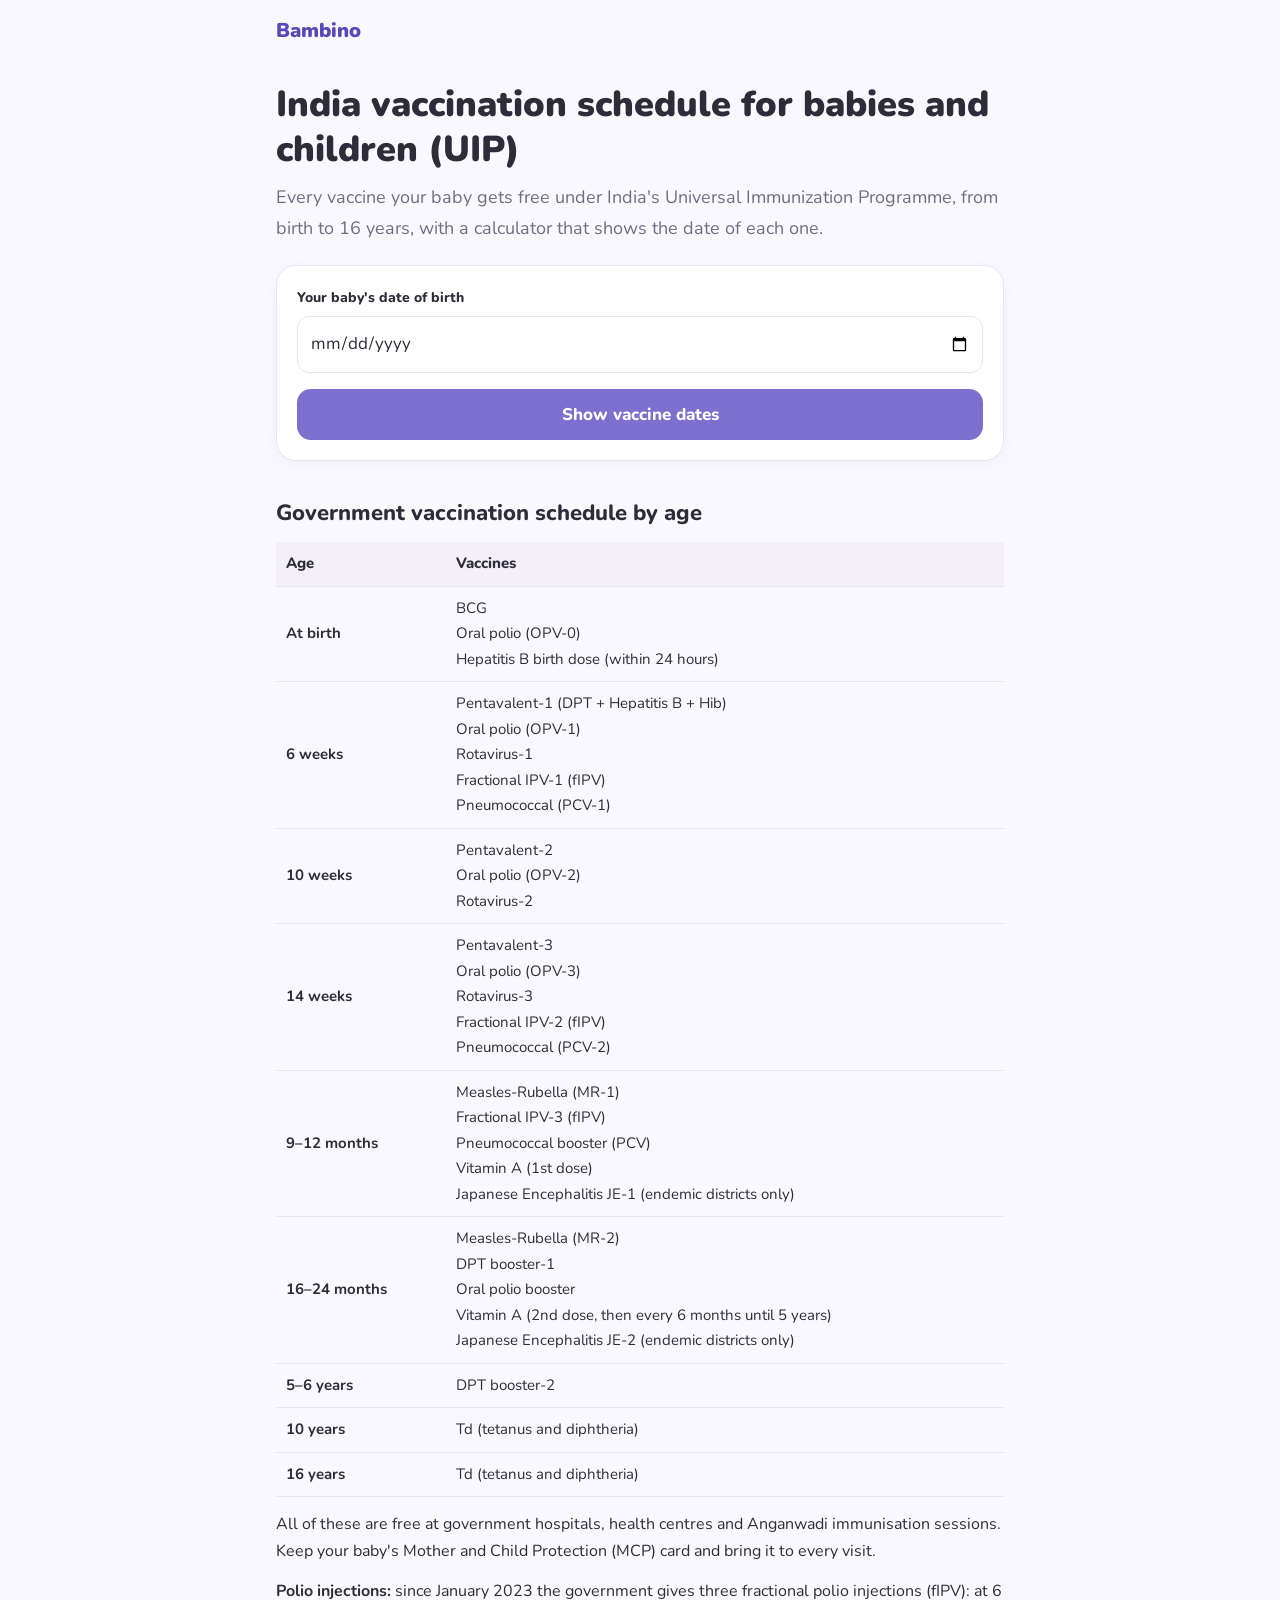
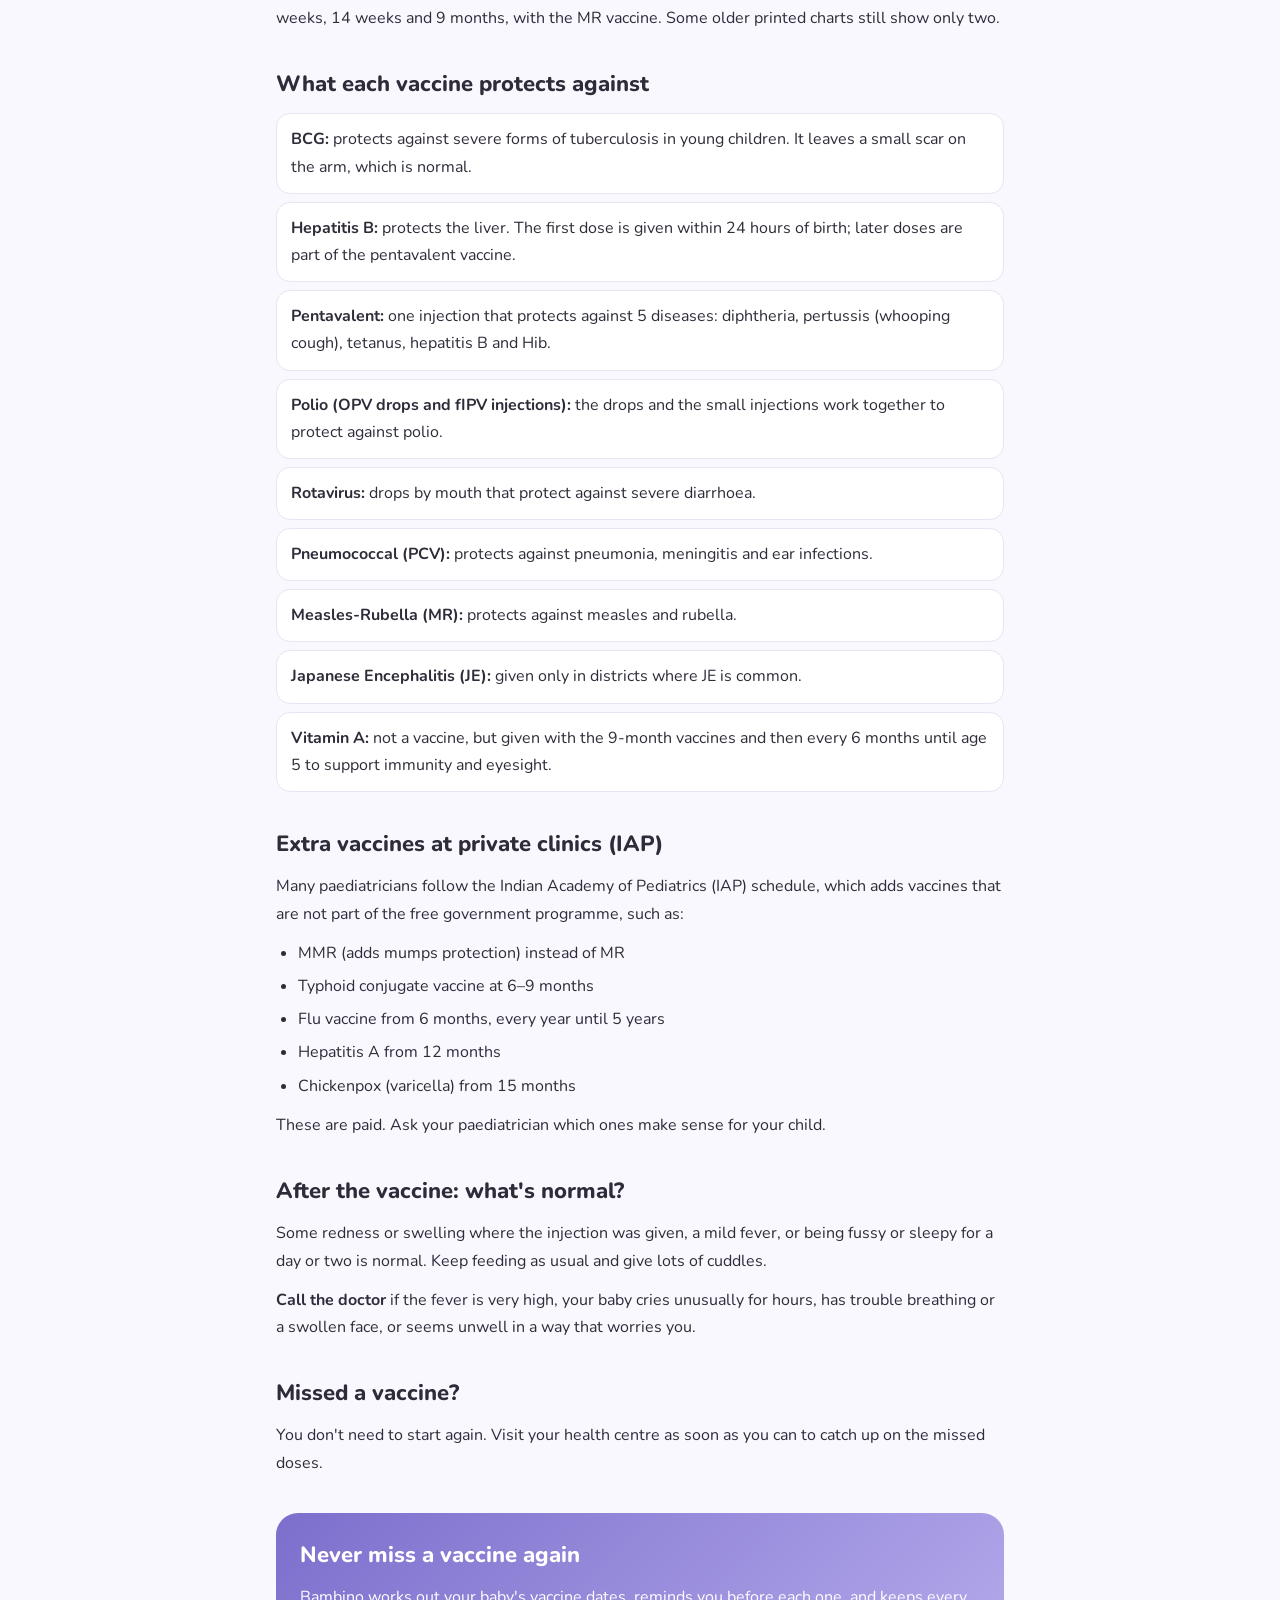
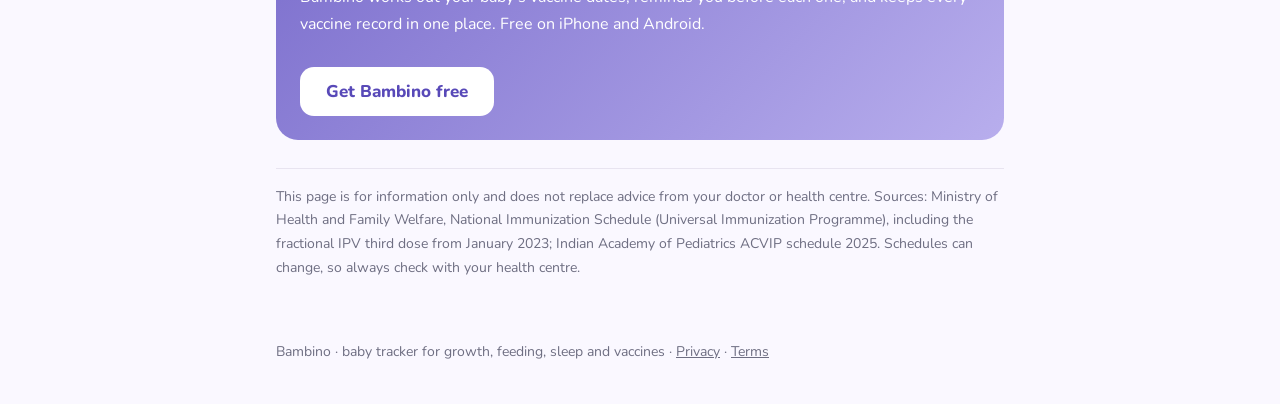
<file: vaccines/india/index.html>
<!doctype html>
<html lang="en" dir="ltr"><head><meta charset="utf-8">
<meta name="viewport" content="width=device-width, initial-scale=1">
<title>India Vaccination Schedule for Babies 2026 (UIP Chart + Date Calculator) | Bambino</title>
<meta name="description" content="India&#x27;s free government vaccination schedule from birth to 16 years: BCG, OPV, pentavalent, rotavirus, fIPV, PCV, MR and more, with a calculator for your baby&#x27;s vaccine dates.">
<link rel="canonical" href="https://kiromalakhabib.github.io/bambino-legal/vaccines/india/"><link rel="alternate" hreflang="en" href="https://kiromalakhabib.github.io/bambino-legal/vaccines/india/"><link rel="alternate" hreflang="x-default" href="https://kiromalakhabib.github.io/bambino-legal/vaccines/india/">
<meta property="og:type" content="article"><meta property="og:title" content="India Vaccination Schedule for Babies 2026 (UIP Chart + Date Calculator) | Bambino">
<meta property="og:description" content="India&#x27;s free government vaccination schedule from birth to 16 years: BCG, OPV, pentavalent, rotavirus, fIPV, PCV, MR and more, with a calculator for your baby&#x27;s vaccine dates."><meta property="og:url" content="https://kiromalakhabib.github.io/bambino-legal/vaccines/india/">
<meta property="og:locale" content="en">
<link rel="preconnect" href="https://fonts.googleapis.com"><link rel="preconnect" href="https://fonts.gstatic.com" crossorigin>
<link href="https://fonts.googleapis.com/css2?family=Nunito:wght@500;700;800;900&family=Cairo:wght@500;700;800;900&display=swap" rel="stylesheet">
<link rel="stylesheet" href="../../assets/guides.css">
<script type="application/ld+json">{"@context": "https://schema.org", "@type": "MedicalWebPage", "name": "India Vaccination Schedule for Babies 2026 (UIP Chart + Date Calculator) | Bambino", "description": "India's free government vaccination schedule from birth to 16 years: BCG, OPV, pentavalent, rotavirus, fIPV, PCV, MR and more, with a calculator for your baby's vaccine dates.", "inLanguage": "en", "url": "https://kiromalakhabib.github.io/bambino-legal/vaccines/india/", "lastReviewed": "2026-11-18", "audience": {"@type": "Audience", "audienceType": "Parents"}, "publisher": {"@type": "Organization", "name": "Bambino"}}</script>
</head><body>
<div class="top"><a class="brand" href="https://kiromalakhabib.github.io/bambino-legal/download.html?src=seo_vax_in_logo">Bambino</a><span class="lang"></span></div>
<main>
<h1>India vaccination schedule for babies and children (UIP)</h1>
<p class="lede">Every vaccine your baby gets free under India's Universal Immunization Programme, from birth to 16 years, with a calculator that shows the date of each one.</p>
<form id="vx-form" class="card" novalidate>
<label class="f" for="vx-dob">Your baby's date of birth</label>
<div class="f-in"><input type="date" id="vx-dob" required></div>
<button class="btn" type="submit">Show vaccine dates</button>
<div id="vx-out" aria-live="polite"></div>
</form>
<script type="application/json" id="vx-data">{"locale": "en-IN", "need": "Please enter your baby's date of birth.", "next": "Next", "thAge": "When", "thVax": "Vaccines", "note": "Dates are approximate, based on your baby's age. Your health centre or paediatrician confirms each visit.", "rows": [{"weeks": 0, "age": "At birth", "list": "BCG<br>Oral polio (OPV-0)<br>Hepatitis B birth dose (within 24 hours)"}, {"weeks": 6, "age": "6 weeks", "list": "Pentavalent-1 (DPT + Hepatitis B + Hib)<br>Oral polio (OPV-1)<br>Rotavirus-1<br>Fractional IPV-1 (fIPV)<br>Pneumococcal (PCV-1)"}, {"weeks": 10, "age": "10 weeks", "list": "Pentavalent-2<br>Oral polio (OPV-2)<br>Rotavirus-2"}, {"weeks": 14, "age": "14 weeks", "list": "Pentavalent-3<br>Oral polio (OPV-3)<br>Rotavirus-3<br>Fractional IPV-2 (fIPV)<br>Pneumococcal (PCV-2)"}, {"months": 9, "age": "9–12 months", "list": "Measles-Rubella (MR-1)<br>Fractional IPV-3 (fIPV)<br>Pneumococcal booster (PCV)<br>Vitamin A (1st dose)<br>Japanese Encephalitis JE-1 (endemic districts only)"}, {"months": 16, "age": "16–24 months", "list": "Measles-Rubella (MR-2)<br>DPT booster-1<br>Oral polio booster<br>Vitamin A (2nd dose, then every 6 months until 5 years)<br>Japanese Encephalitis JE-2 (endemic districts only)"}, {"months": 60, "age": "5–6 years", "list": "DPT booster-2"}, {"months": 120, "age": "10 years", "list": "Td (tetanus and diphtheria)"}, {"months": 192, "age": "16 years", "list": "Td (tetanus and diphtheria)"}]}</script>
<script src="../../assets/vaccines.js" defer></script>

<h2>Government vaccination schedule by age</h2>
<table><tr><th>Age</th><th>Vaccines</th></tr><tr><td><b>At birth</b></td><td>BCG<br>Oral polio (OPV-0)<br>Hepatitis B birth dose (within 24 hours)</td></tr><tr><td><b>6 weeks</b></td><td>Pentavalent-1 (DPT + Hepatitis B + Hib)<br>Oral polio (OPV-1)<br>Rotavirus-1<br>Fractional IPV-1 (fIPV)<br>Pneumococcal (PCV-1)</td></tr><tr><td><b>10 weeks</b></td><td>Pentavalent-2<br>Oral polio (OPV-2)<br>Rotavirus-2</td></tr><tr><td><b>14 weeks</b></td><td>Pentavalent-3<br>Oral polio (OPV-3)<br>Rotavirus-3<br>Fractional IPV-2 (fIPV)<br>Pneumococcal (PCV-2)</td></tr><tr><td><b>9–12 months</b></td><td>Measles-Rubella (MR-1)<br>Fractional IPV-3 (fIPV)<br>Pneumococcal booster (PCV)<br>Vitamin A (1st dose)<br>Japanese Encephalitis JE-1 (endemic districts only)</td></tr><tr><td><b>16–24 months</b></td><td>Measles-Rubella (MR-2)<br>DPT booster-1<br>Oral polio booster<br>Vitamin A (2nd dose, then every 6 months until 5 years)<br>Japanese Encephalitis JE-2 (endemic districts only)</td></tr><tr><td><b>5–6 years</b></td><td>DPT booster-2</td></tr><tr><td><b>10 years</b></td><td>Td (tetanus and diphtheria)</td></tr><tr><td><b>16 years</b></td><td>Td (tetanus and diphtheria)</td></tr></table>
<p>All of these are free at government hospitals, health centres and Anganwadi immunisation sessions. Keep your baby's Mother and Child Protection (MCP) card and bring it to every visit.</p>
<p><b>Polio injections:</b> since January 2023 the government gives three fractional polio injections (fIPV): at 6 weeks, 14 weeks and 9 months, with the MR vaccine. Some older printed charts still show only two.</p>

<h2>What each vaccine protects against</h2>
<ul class="vx-list">
<li><b>BCG:</b> protects against severe forms of tuberculosis in young children. It leaves a small scar on the arm, which is normal.</li>
<li><b>Hepatitis B:</b> protects the liver. The first dose is given within 24 hours of birth; later doses are part of the pentavalent vaccine.</li>
<li><b>Pentavalent:</b> one injection that protects against 5 diseases: diphtheria, pertussis (whooping cough), tetanus, hepatitis B and Hib.</li>
<li><b>Polio (OPV drops and fIPV injections):</b> the drops and the small injections work together to protect against polio.</li>
<li><b>Rotavirus:</b> drops by mouth that protect against severe diarrhoea.</li>
<li><b>Pneumococcal (PCV):</b> protects against pneumonia, meningitis and ear infections.</li>
<li><b>Measles-Rubella (MR):</b> protects against measles and rubella.</li>
<li><b>Japanese Encephalitis (JE):</b> given only in districts where JE is common.</li>
<li><b>Vitamin A:</b> not a vaccine, but given with the 9-month vaccines and then every 6 months until age 5 to support immunity and eyesight.</li>
</ul>

<h2>Extra vaccines at private clinics (IAP)</h2>
<p>Many paediatricians follow the Indian Academy of Pediatrics (IAP) schedule, which adds vaccines that are not part of the free government programme, such as:</p>
<ul>
<li>MMR (adds mumps protection) instead of MR</li>
<li>Typhoid conjugate vaccine at 6–9 months</li>
<li>Flu vaccine from 6 months, every year until 5 years</li>
<li>Hepatitis A from 12 months</li>
<li>Chickenpox (varicella) from 15 months</li>
</ul>
<p>These are paid. Ask your paediatrician which ones make sense for your child.</p>

<h2>After the vaccine: what's normal?</h2>
<p>Some redness or swelling where the injection was given, a mild fever, or being fussy or sleepy for a day or two is normal. Keep feeding as usual and give lots of cuddles.</p>
<p><b>Call the doctor</b> if the fever is very high, your baby cries unusually for hours, has trouble breathing or a swollen face, or seems unwell in a way that worries you.</p>

<h2>Missed a vaccine?</h2>
<p>You don't need to start again. Visit your health centre as soon as you can to catch up on the missed doses.</p>

<div class="cta"><h2>Never miss a vaccine again</h2>
<p>Bambino works out your baby's vaccine dates, reminds you before each one, and keeps every vaccine record in one place. Free on iPhone and Android.</p>
<a class="btn" href="https://kiromalakhabib.github.io/bambino-legal/download.html?src=seo_vax_in">Get Bambino free</a></div>

<p class="disc">This page is for information only and does not replace advice from your doctor or health centre. Sources: Ministry of Health and Family Welfare, National Immunization Schedule (Universal Immunization Programme), including the fractional IPV third dose from January 2023; Indian Academy of Pediatrics ACVIP schedule 2025. Schedules can change, so always check with your health centre.</p>
</main>
<footer>Bambino · baby tracker for growth, feeding, sleep and vaccines · <a href="../../privacy.html">Privacy</a> · <a href="../../terms.html">Terms</a></footer>
</body></html>
</file>
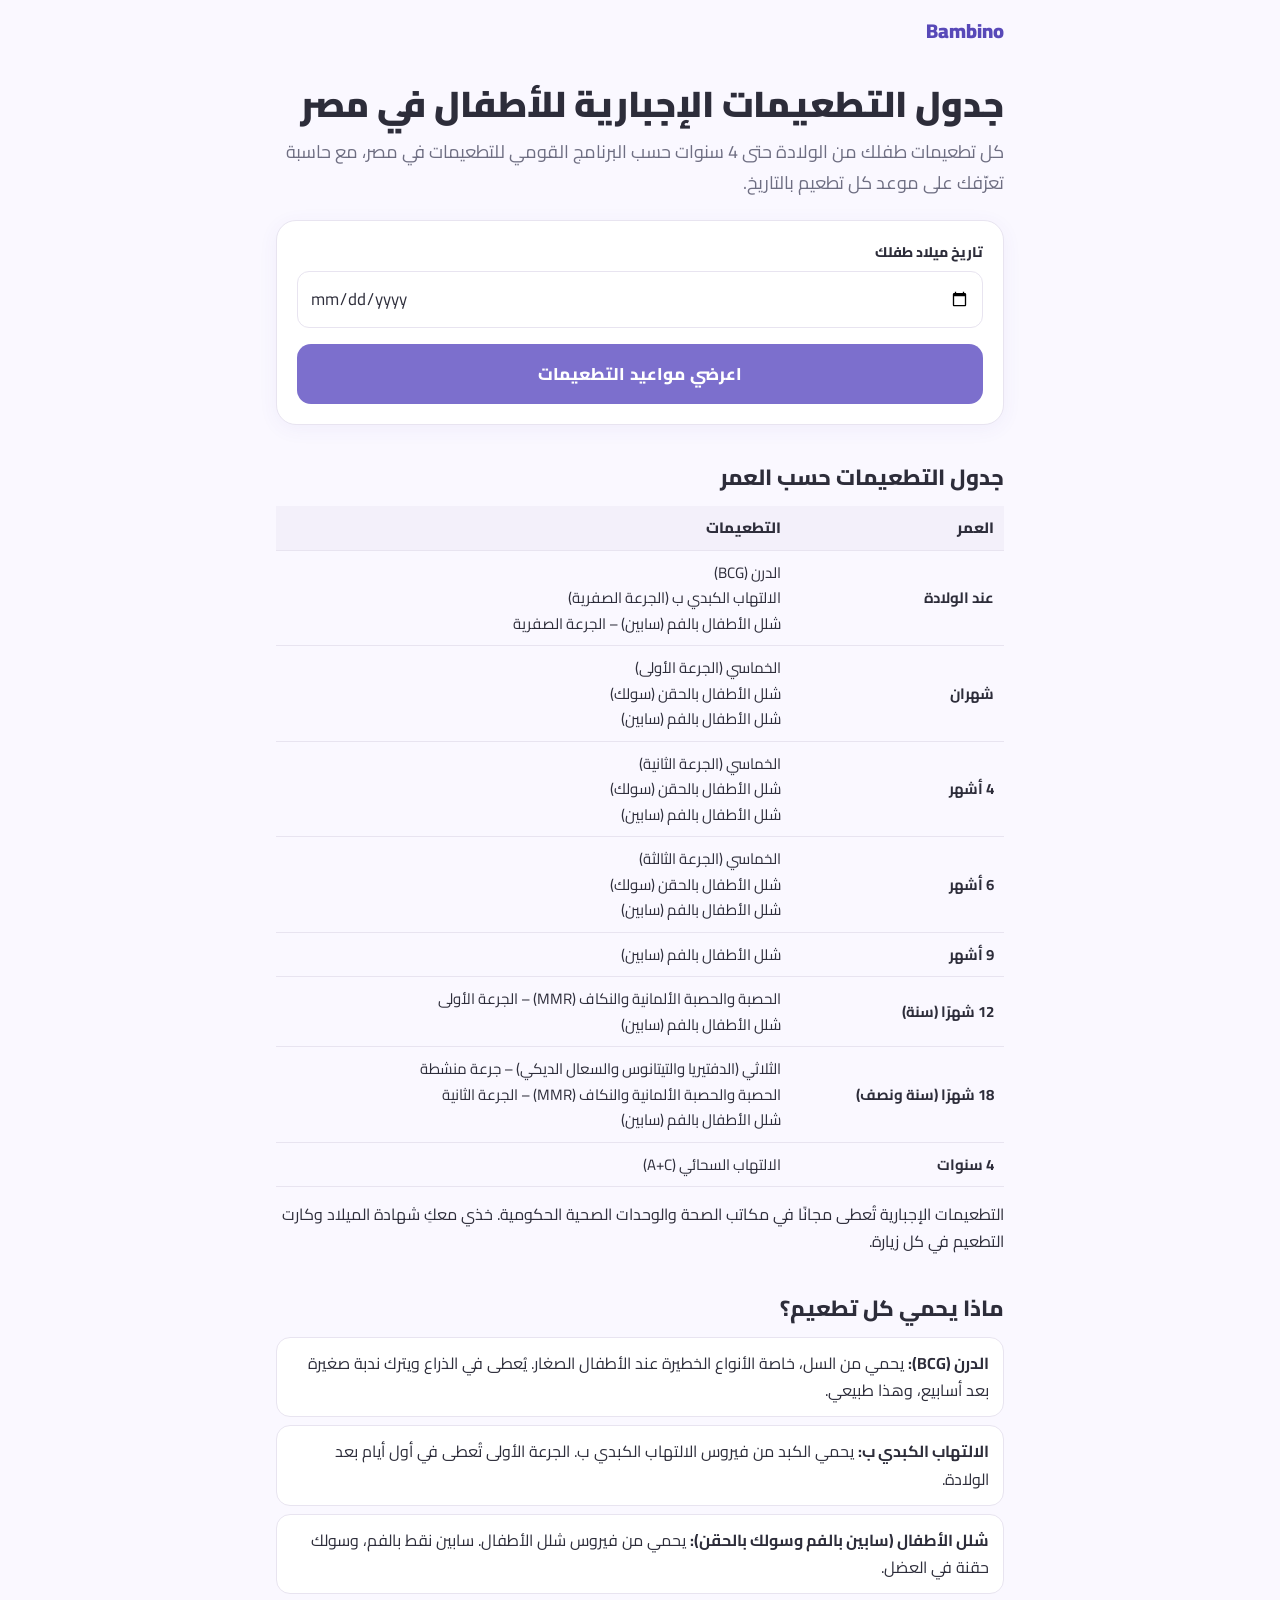
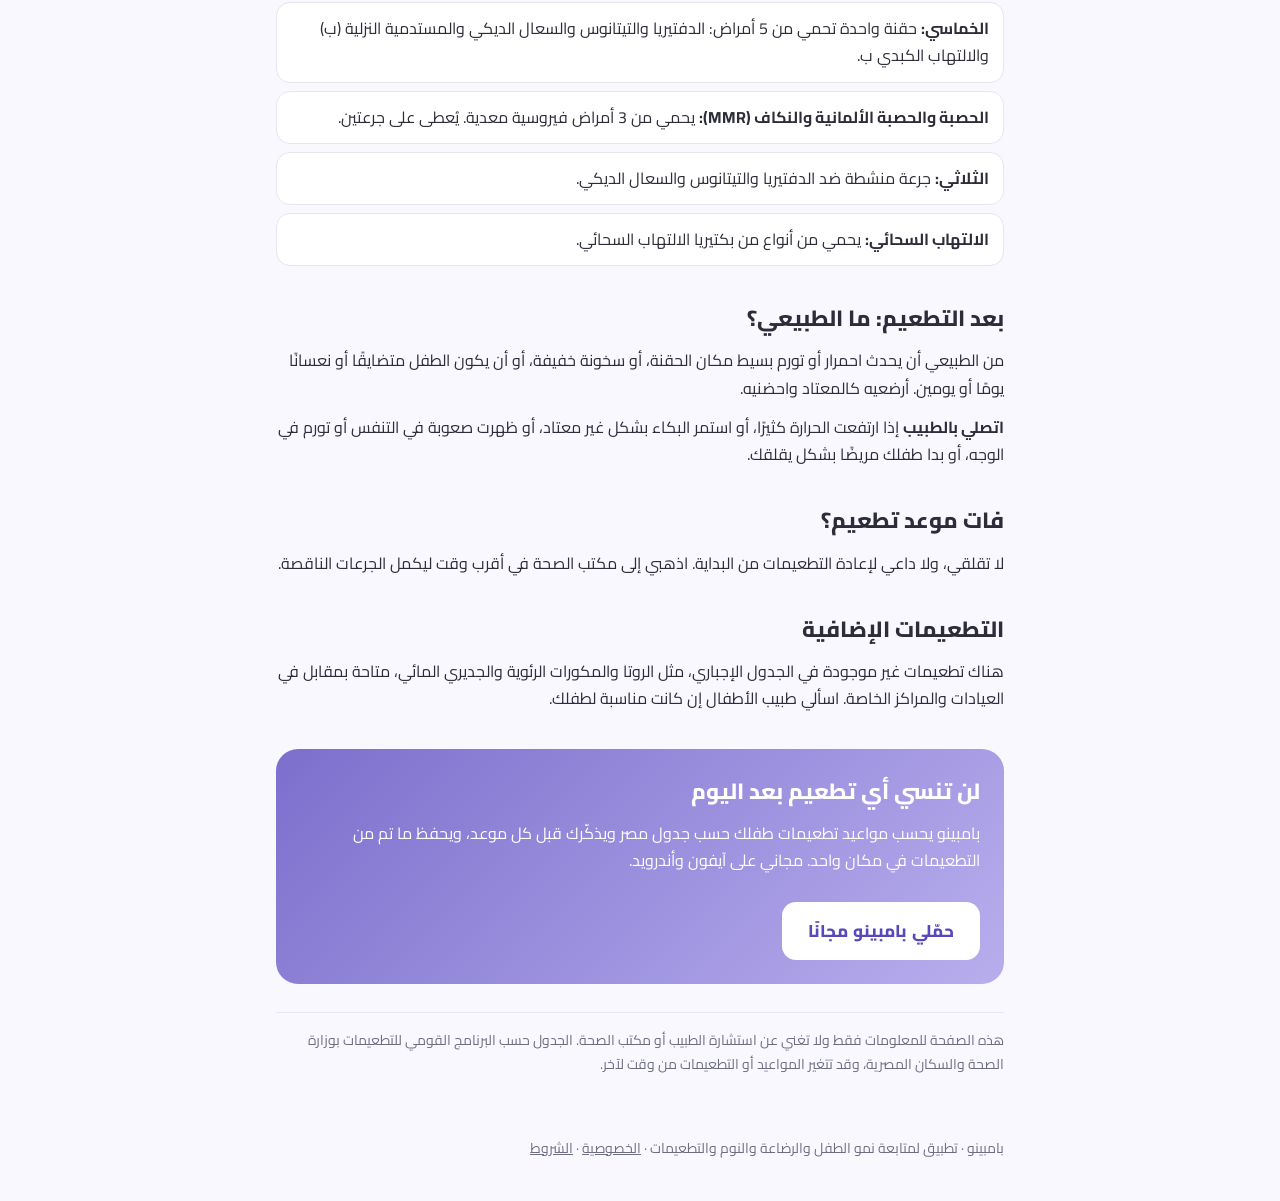
<file: ar/vaccines/egypt/index.html>
<!doctype html>
<html lang="ar" dir="rtl"><head><meta charset="utf-8">
<meta name="viewport" content="width=device-width, initial-scale=1">
<title>جدول التطعيمات الإجبارية للأطفال في مصر 2026 بالمواعيد | بامبينو</title>
<meta name="description" content="جدول تطعيمات الأطفال في مصر من الولادة حتى 4 سنوات: الدرن والكبدي ب وشلل الأطفال والخماسي والحصبة MMR، مع حاسبة لمعرفة موعد كل تطعيم بالتاريخ.">
<link rel="canonical" href="https://kiromalakhabib.github.io/bambino-legal/ar/vaccines/egypt/"><link rel="alternate" hreflang="ar" href="https://kiromalakhabib.github.io/bambino-legal/ar/vaccines/egypt/"><link rel="alternate" hreflang="x-default" href="https://kiromalakhabib.github.io/bambino-legal/ar/vaccines/egypt/">
<meta property="og:type" content="article"><meta property="og:title" content="جدول التطعيمات الإجبارية للأطفال في مصر 2026 بالمواعيد | بامبينو">
<meta property="og:description" content="جدول تطعيمات الأطفال في مصر من الولادة حتى 4 سنوات: الدرن والكبدي ب وشلل الأطفال والخماسي والحصبة MMR، مع حاسبة لمعرفة موعد كل تطعيم بالتاريخ."><meta property="og:url" content="https://kiromalakhabib.github.io/bambino-legal/ar/vaccines/egypt/">
<meta property="og:locale" content="ar">
<link rel="preconnect" href="https://fonts.googleapis.com"><link rel="preconnect" href="https://fonts.gstatic.com" crossorigin>
<link href="https://fonts.googleapis.com/css2?family=Nunito:wght@500;700;800;900&family=Cairo:wght@500;700;800;900&display=swap" rel="stylesheet">
<link rel="stylesheet" href="../../../assets/guides.css">
<script type="application/ld+json">{"@context": "https://schema.org", "@type": "MedicalWebPage", "name": "جدول التطعيمات الإجبارية للأطفال في مصر 2026 بالمواعيد | بامبينو", "description": "جدول تطعيمات الأطفال في مصر من الولادة حتى 4 سنوات: الدرن والكبدي ب وشلل الأطفال والخماسي والحصبة MMR، مع حاسبة لمعرفة موعد كل تطعيم بالتاريخ.", "inLanguage": "ar", "url": "https://kiromalakhabib.github.io/bambino-legal/ar/vaccines/egypt/", "lastReviewed": "2026-11-18", "audience": {"@type": "Audience", "audienceType": "Parents"}, "publisher": {"@type": "Organization", "name": "Bambino"}}</script>
</head><body>
<div class="top"><a class="brand" href="https://kiromalakhabib.github.io/bambino-legal/download.html?src=seo_vax_eg_logo">Bambino</a><span class="lang"></span></div>
<main>
<h1>جدول التطعيمات الإجبارية للأطفال في مصر</h1>
<p class="lede">كل تطعيمات طفلك من الولادة حتى 4 سنوات حسب البرنامج القومي للتطعيمات في مصر، مع حاسبة تعرّفك على موعد كل تطعيم بالتاريخ.</p>

<form id="vx-form" class="card" novalidate>
<label class="f" for="vx-dob">تاريخ ميلاد طفلك</label>
<div class="f-in"><input type="date" id="vx-dob" required></div>
<button class="btn" type="submit">اعرضي مواعيد التطعيمات</button>
<div id="vx-out" aria-live="polite"></div>
</form>
<script type="application/json" id="vx-data">{"locale": "ar-EG-u-nu-latn", "need": "من فضلك أدخلي تاريخ ميلاد طفلك.", "next": "التالي", "thAge": "الموعد", "thVax": "التطعيمات", "note": "المواعيد تقريبية حسب عمر طفلك. مكتب الصحة أو طبيب الأطفال يحدد الموعد النهائي.", "rows": [{"weeks": 0, "age": "عند الولادة", "list": "الدرن (BCG)<br>الالتهاب الكبدي ب (الجرعة الصفرية)<br>شلل الأطفال بالفم (سابين) – الجرعة الصفرية"}, {"weeks": 9, "age": "شهران", "list": "الخماسي (الجرعة الأولى)<br>شلل الأطفال بالحقن (سولك)<br>شلل الأطفال بالفم (سابين)"}, {"weeks": 17, "age": "4 أشهر", "list": "الخماسي (الجرعة الثانية)<br>شلل الأطفال بالحقن (سولك)<br>شلل الأطفال بالفم (سابين)"}, {"weeks": 26, "age": "6 أشهر", "list": "الخماسي (الجرعة الثالثة)<br>شلل الأطفال بالحقن (سولك)<br>شلل الأطفال بالفم (سابين)"}, {"weeks": 39, "age": "9 أشهر", "list": "شلل الأطفال بالفم (سابين)"}, {"weeks": 52, "age": "12 شهرًا (سنة)", "list": "الحصبة والحصبة الألمانية والنكاف (MMR) – الجرعة الأولى<br>شلل الأطفال بالفم (سابين)"}, {"weeks": 78, "age": "18 شهرًا (سنة ونصف)", "list": "الثلاثي (الدفتيريا والتيتانوس والسعال الديكي) – جرعة منشطة<br>الحصبة والحصبة الألمانية والنكاف (MMR) – الجرعة الثانية<br>شلل الأطفال بالفم (سابين)"}, {"weeks": 208, "age": "4 سنوات", "list": "الالتهاب السحائي (A+C)"}]}</script>
<script src="../../../assets/vaccines.js" defer></script>

<h2>جدول التطعيمات حسب العمر</h2>
<table><tr><th>العمر</th><th>التطعيمات</th></tr><tr><td><b>عند الولادة</b></td><td>الدرن (BCG)<br>الالتهاب الكبدي ب (الجرعة الصفرية)<br>شلل الأطفال بالفم (سابين) – الجرعة الصفرية</td></tr><tr><td><b>شهران</b></td><td>الخماسي (الجرعة الأولى)<br>شلل الأطفال بالحقن (سولك)<br>شلل الأطفال بالفم (سابين)</td></tr><tr><td><b>4 أشهر</b></td><td>الخماسي (الجرعة الثانية)<br>شلل الأطفال بالحقن (سولك)<br>شلل الأطفال بالفم (سابين)</td></tr><tr><td><b>6 أشهر</b></td><td>الخماسي (الجرعة الثالثة)<br>شلل الأطفال بالحقن (سولك)<br>شلل الأطفال بالفم (سابين)</td></tr><tr><td><b>9 أشهر</b></td><td>شلل الأطفال بالفم (سابين)</td></tr><tr><td><b>12 شهرًا (سنة)</b></td><td>الحصبة والحصبة الألمانية والنكاف (MMR) – الجرعة الأولى<br>شلل الأطفال بالفم (سابين)</td></tr><tr><td><b>18 شهرًا (سنة ونصف)</b></td><td>الثلاثي (الدفتيريا والتيتانوس والسعال الديكي) – جرعة منشطة<br>الحصبة والحصبة الألمانية والنكاف (MMR) – الجرعة الثانية<br>شلل الأطفال بالفم (سابين)</td></tr><tr><td><b>4 سنوات</b></td><td>الالتهاب السحائي (A+C)</td></tr></table>
<p>التطعيمات الإجبارية تُعطى مجانًا في مكاتب الصحة والوحدات الصحية الحكومية. خذي معكِ شهادة الميلاد وكارت التطعيم في كل زيارة.</p>

<h2>ماذا يحمي كل تطعيم؟</h2>
<ul class="vx-list">
<li><b>الدرن (BCG):</b> يحمي من السل، خاصة الأنواع الخطيرة عند الأطفال الصغار. يُعطى في الذراع ويترك ندبة صغيرة بعد أسابيع، وهذا طبيعي.</li>
<li><b>الالتهاب الكبدي ب:</b> يحمي الكبد من فيروس الالتهاب الكبدي ب. الجرعة الأولى تُعطى في أول أيام بعد الولادة.</li>
<li><b>شلل الأطفال (سابين بالفم وسولك بالحقن):</b> يحمي من فيروس شلل الأطفال. سابين نقط بالفم، وسولك حقنة في العضل.</li>
<li><b>الخماسي:</b> حقنة واحدة تحمي من 5 أمراض: الدفتيريا والتيتانوس والسعال الديكي والمستدمية النزلية (ب) والالتهاب الكبدي ب.</li>
<li><b>الحصبة والحصبة الألمانية والنكاف (MMR):</b> يحمي من 3 أمراض فيروسية معدية. يُعطى على جرعتين.</li>
<li><b>الثلاثي:</b> جرعة منشطة ضد الدفتيريا والتيتانوس والسعال الديكي.</li>
<li><b>الالتهاب السحائي:</b> يحمي من أنواع من بكتيريا الالتهاب السحائي.</li>
</ul>

<h2>بعد التطعيم: ما الطبيعي؟</h2>
<p>من الطبيعي أن يحدث احمرار أو تورم بسيط مكان الحقنة، أو سخونة خفيفة، أو أن يكون الطفل متضايقًا أو نعسانًا يومًا أو يومين. أرضعيه كالمعتاد واحضنيه.</p>
<p><b>اتصلي بالطبيب</b> إذا ارتفعت الحرارة كثيرًا، أو استمر البكاء بشكل غير معتاد، أو ظهرت صعوبة في التنفس أو تورم في الوجه، أو بدا طفلك مريضًا بشكل يقلقك.</p>

<h2>فات موعد تطعيم؟</h2>
<p>لا تقلقي، ولا داعي لإعادة التطعيمات من البداية. اذهبي إلى مكتب الصحة في أقرب وقت ليكمل الجرعات الناقصة.</p>

<h2>التطعيمات الإضافية</h2>
<p>هناك تطعيمات غير موجودة في الجدول الإجباري، مثل الروتا والمكورات الرئوية والجديري المائي، متاحة بمقابل في العيادات والمراكز الخاصة. اسألي طبيب الأطفال إن كانت مناسبة لطفلك.</p>

<div class="cta"><h2>لن تنسي أي تطعيم بعد اليوم</h2>
<p>بامبينو يحسب مواعيد تطعيمات طفلك حسب جدول مصر ويذكّرك قبل كل موعد، ويحفظ ما تم من التطعيمات في مكان واحد. مجاني على آيفون وأندرويد.</p>
<a class="btn" href="https://kiromalakhabib.github.io/bambino-legal/download.html?src=seo_vax_eg">حمّلي بامبينو مجانًا</a></div>

<p class="disc">هذه الصفحة للمعلومات فقط ولا تغني عن استشارة الطبيب أو مكتب الصحة. الجدول حسب البرنامج القومي للتطعيمات بوزارة الصحة والسكان المصرية، وقد تتغير المواعيد أو التطعيمات من وقت لآخر.</p>
</main>
<footer>بامبينو · تطبيق لمتابعة نمو الطفل والرضاعة والنوم والتطعيمات · <a href="../../../privacy.html">الخصوصية</a> · <a href="../../../terms.html">الشروط</a></footer>
</body></html>
</file>
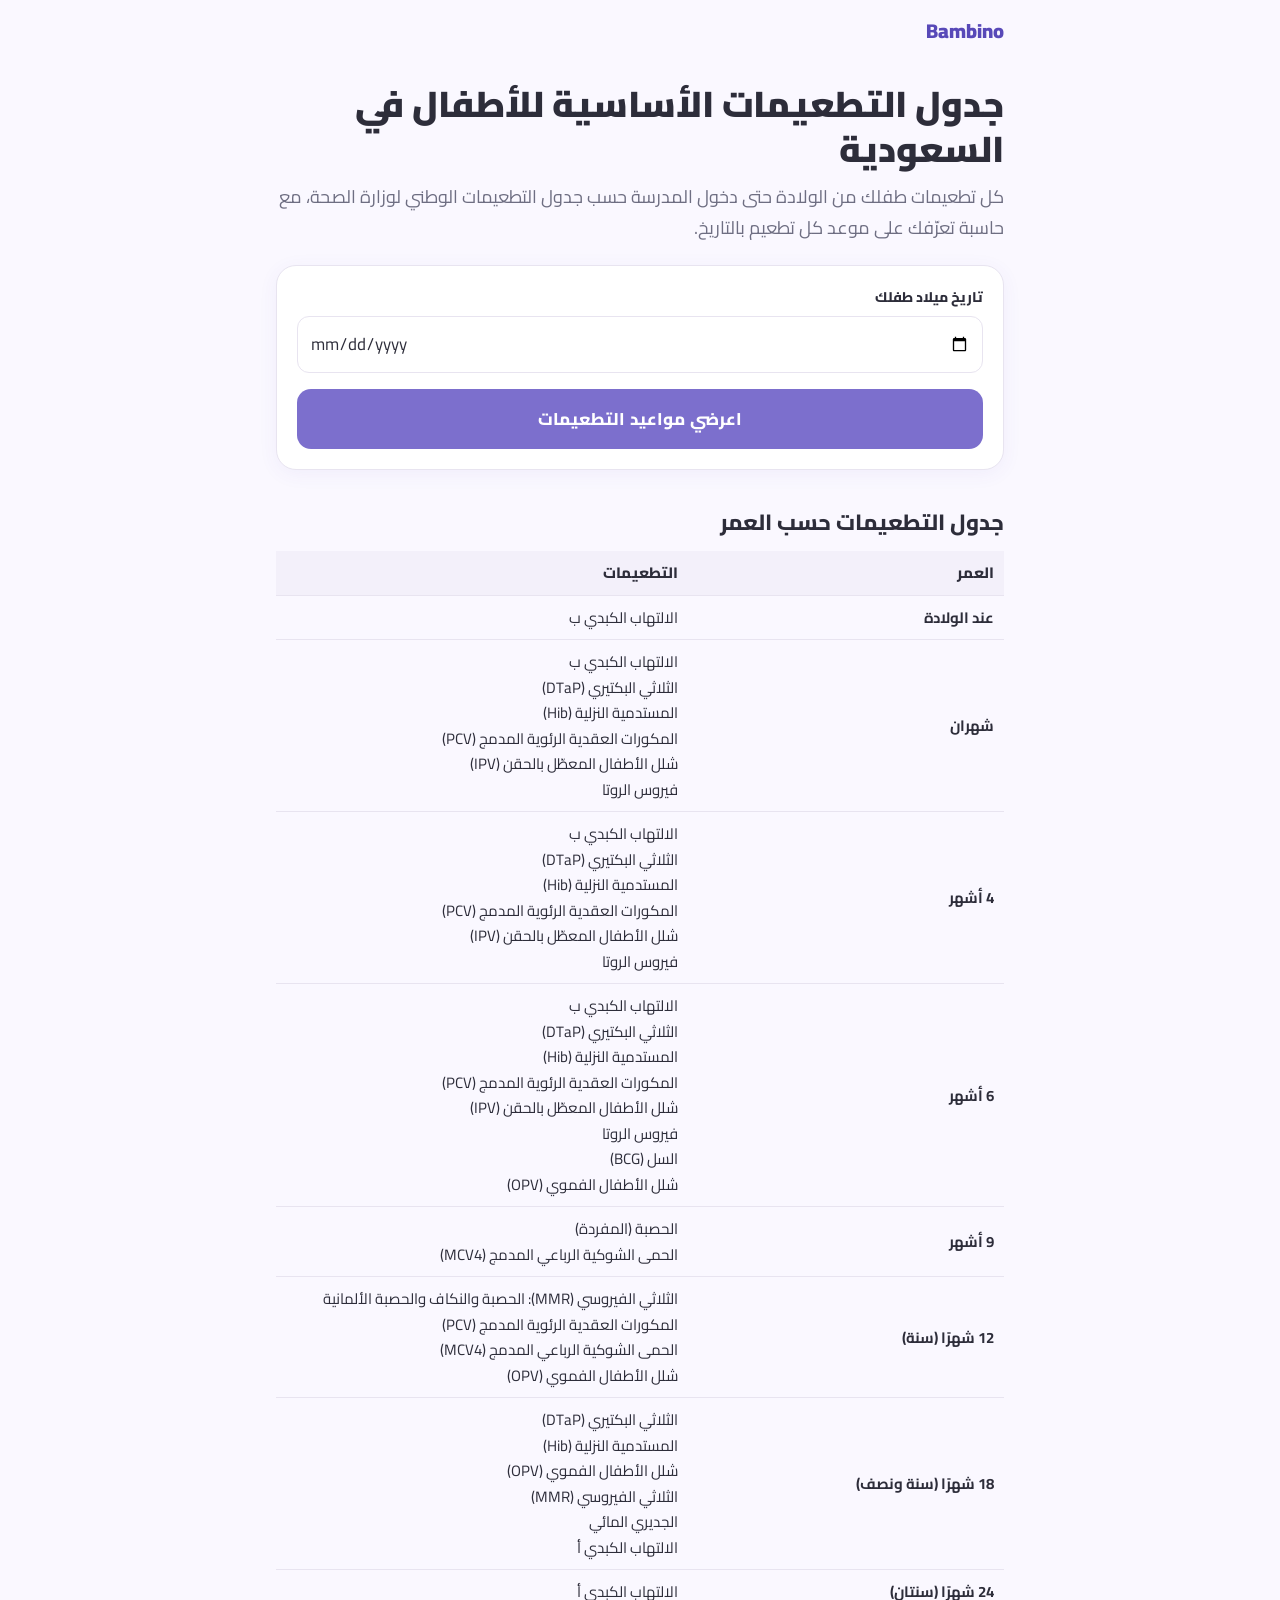
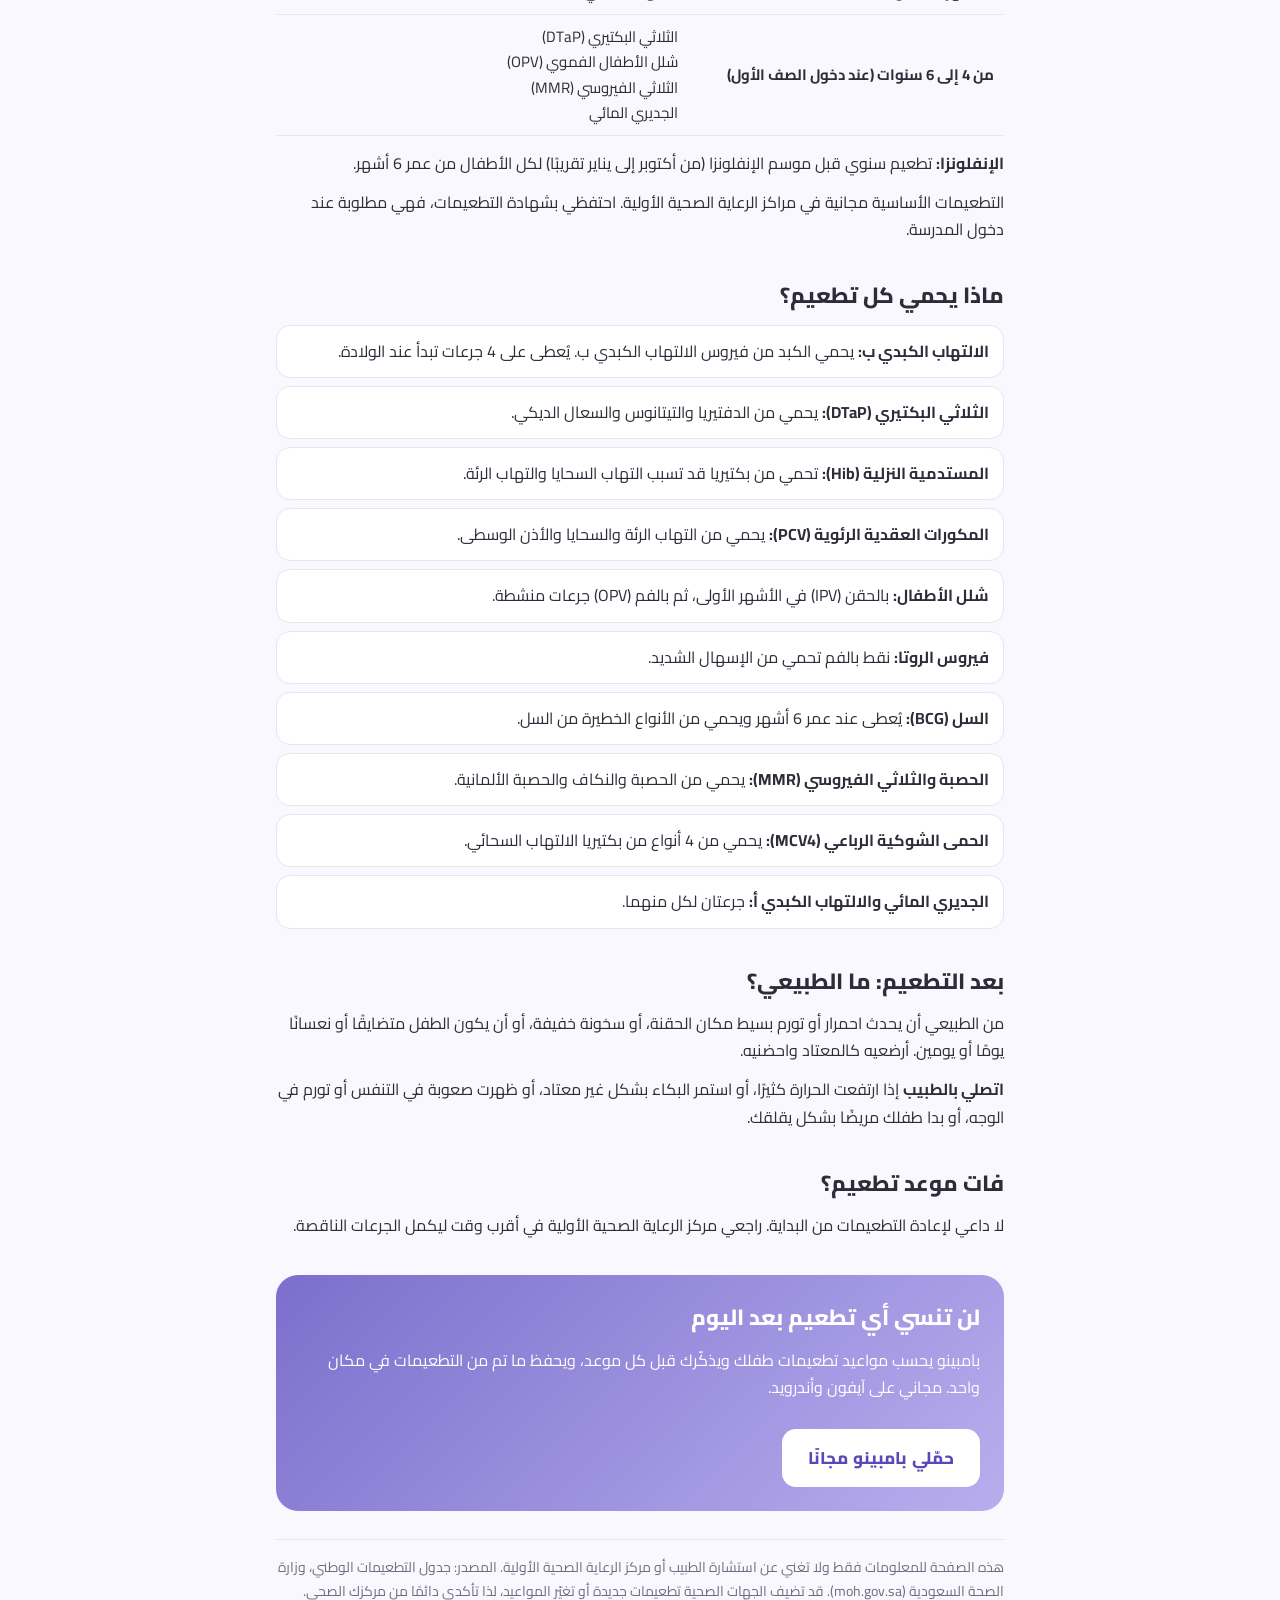
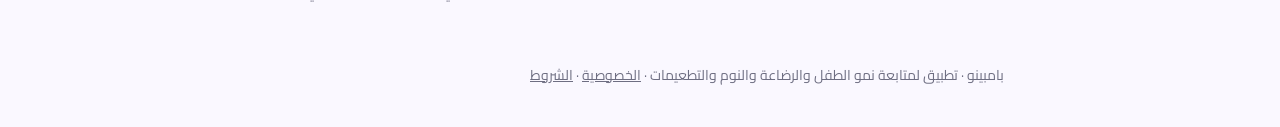
<file: ar/vaccines/saudi-arabia/index.html>
<!doctype html>
<html lang="ar" dir="rtl"><head><meta charset="utf-8">
<meta name="viewport" content="width=device-width, initial-scale=1">
<title>جدول التطعيمات الأساسية للأطفال في السعودية بالمواعيد | بامبينو</title>
<meta name="description" content="جدول تطعيمات الأطفال في السعودية من الولادة حتى دخول المدرسة حسب وزارة الصحة: الكبدي ب والروتا والمكورات الرئوية والحمى الشوكية وMMR والجديري، مع حاسبة المواعيد.">
<link rel="canonical" href="https://kiromalakhabib.github.io/bambino-legal/ar/vaccines/saudi-arabia/"><link rel="alternate" hreflang="ar" href="https://kiromalakhabib.github.io/bambino-legal/ar/vaccines/saudi-arabia/"><link rel="alternate" hreflang="x-default" href="https://kiromalakhabib.github.io/bambino-legal/ar/vaccines/saudi-arabia/">
<meta property="og:type" content="article"><meta property="og:title" content="جدول التطعيمات الأساسية للأطفال في السعودية بالمواعيد | بامبينو">
<meta property="og:description" content="جدول تطعيمات الأطفال في السعودية من الولادة حتى دخول المدرسة حسب وزارة الصحة: الكبدي ب والروتا والمكورات الرئوية والحمى الشوكية وMMR والجديري، مع حاسبة المواعيد."><meta property="og:url" content="https://kiromalakhabib.github.io/bambino-legal/ar/vaccines/saudi-arabia/">
<meta property="og:locale" content="ar">
<link rel="preconnect" href="https://fonts.googleapis.com"><link rel="preconnect" href="https://fonts.gstatic.com" crossorigin>
<link href="https://fonts.googleapis.com/css2?family=Nunito:wght@500;700;800;900&family=Cairo:wght@500;700;800;900&display=swap" rel="stylesheet">
<link rel="stylesheet" href="../../../assets/guides.css">
<script type="application/ld+json">{"@context": "https://schema.org", "@type": "MedicalWebPage", "name": "جدول التطعيمات الأساسية للأطفال في السعودية بالمواعيد | بامبينو", "description": "جدول تطعيمات الأطفال في السعودية من الولادة حتى دخول المدرسة حسب وزارة الصحة: الكبدي ب والروتا والمكورات الرئوية والحمى الشوكية وMMR والجديري، مع حاسبة المواعيد.", "inLanguage": "ar", "url": "https://kiromalakhabib.github.io/bambino-legal/ar/vaccines/saudi-arabia/", "lastReviewed": "2026-11-18", "audience": {"@type": "Audience", "audienceType": "Parents"}, "publisher": {"@type": "Organization", "name": "Bambino"}}</script>
</head><body>
<div class="top"><a class="brand" href="https://kiromalakhabib.github.io/bambino-legal/download.html?src=seo_vax_sa_logo">Bambino</a><span class="lang"></span></div>
<main>
<h1>جدول التطعيمات الأساسية للأطفال في السعودية</h1>
<p class="lede">كل تطعيمات طفلك من الولادة حتى دخول المدرسة حسب جدول التطعيمات الوطني لوزارة الصحة، مع حاسبة تعرّفك على موعد كل تطعيم بالتاريخ.</p>
<form id="vx-form" class="card" novalidate>
<label class="f" for="vx-dob">تاريخ ميلاد طفلك</label>
<div class="f-in"><input type="date" id="vx-dob" required></div>
<button class="btn" type="submit">اعرضي مواعيد التطعيمات</button>
<div id="vx-out" aria-live="polite"></div>
</form>
<script type="application/json" id="vx-data">{"locale": "ar-SA-u-nu-latn-ca-gregory", "need": "من فضلك أدخلي تاريخ ميلاد طفلك.", "next": "التالي", "thAge": "الموعد", "thVax": "التطعيمات", "note": "المواعيد تقريبية حسب عمر طفلك. مركز الرعاية الصحية الأولية أو طبيب الأطفال يحدد الموعد النهائي.", "rows": [{"months": 0, "age": "عند الولادة", "list": "الالتهاب الكبدي ب"}, {"months": 2, "age": "شهران", "list": "الالتهاب الكبدي ب<br>الثلاثي البكتيري (DTaP)<br>المستدمية النزلية (Hib)<br>المكورات العقدية الرئوية المدمج (PCV)<br>شلل الأطفال المعطّل بالحقن (IPV)<br>فيروس الروتا"}, {"months": 4, "age": "4 أشهر", "list": "الالتهاب الكبدي ب<br>الثلاثي البكتيري (DTaP)<br>المستدمية النزلية (Hib)<br>المكورات العقدية الرئوية المدمج (PCV)<br>شلل الأطفال المعطّل بالحقن (IPV)<br>فيروس الروتا"}, {"months": 6, "age": "6 أشهر", "list": "الالتهاب الكبدي ب<br>الثلاثي البكتيري (DTaP)<br>المستدمية النزلية (Hib)<br>المكورات العقدية الرئوية المدمج (PCV)<br>شلل الأطفال المعطّل بالحقن (IPV)<br>فيروس الروتا<br>السل (BCG)<br>شلل الأطفال الفموي (OPV)"}, {"months": 9, "age": "9 أشهر", "list": "الحصبة (المفردة)<br>الحمى الشوكية الرباعي المدمج (MCV4)"}, {"months": 12, "age": "12 شهرًا (سنة)", "list": "الثلاثي الفيروسي (MMR): الحصبة والنكاف والحصبة الألمانية<br>المكورات العقدية الرئوية المدمج (PCV)<br>الحمى الشوكية الرباعي المدمج (MCV4)<br>شلل الأطفال الفموي (OPV)"}, {"months": 18, "age": "18 شهرًا (سنة ونصف)", "list": "الثلاثي البكتيري (DTaP)<br>المستدمية النزلية (Hib)<br>شلل الأطفال الفموي (OPV)<br>الثلاثي الفيروسي (MMR)<br>الجديري المائي<br>الالتهاب الكبدي أ"}, {"months": 24, "age": "24 شهرًا (سنتان)", "list": "الالتهاب الكبدي أ"}, {"months": 48, "age": "من 4 إلى 6 سنوات (عند دخول الصف الأول)", "list": "الثلاثي البكتيري (DTaP)<br>شلل الأطفال الفموي (OPV)<br>الثلاثي الفيروسي (MMR)<br>الجديري المائي"}]}</script>
<script src="../../../assets/vaccines.js" defer></script>

<h2>جدول التطعيمات حسب العمر</h2>
<table><tr><th>العمر</th><th>التطعيمات</th></tr><tr><td><b>عند الولادة</b></td><td>الالتهاب الكبدي ب</td></tr><tr><td><b>شهران</b></td><td>الالتهاب الكبدي ب<br>الثلاثي البكتيري (DTaP)<br>المستدمية النزلية (Hib)<br>المكورات العقدية الرئوية المدمج (PCV)<br>شلل الأطفال المعطّل بالحقن (IPV)<br>فيروس الروتا</td></tr><tr><td><b>4 أشهر</b></td><td>الالتهاب الكبدي ب<br>الثلاثي البكتيري (DTaP)<br>المستدمية النزلية (Hib)<br>المكورات العقدية الرئوية المدمج (PCV)<br>شلل الأطفال المعطّل بالحقن (IPV)<br>فيروس الروتا</td></tr><tr><td><b>6 أشهر</b></td><td>الالتهاب الكبدي ب<br>الثلاثي البكتيري (DTaP)<br>المستدمية النزلية (Hib)<br>المكورات العقدية الرئوية المدمج (PCV)<br>شلل الأطفال المعطّل بالحقن (IPV)<br>فيروس الروتا<br>السل (BCG)<br>شلل الأطفال الفموي (OPV)</td></tr><tr><td><b>9 أشهر</b></td><td>الحصبة (المفردة)<br>الحمى الشوكية الرباعي المدمج (MCV4)</td></tr><tr><td><b>12 شهرًا (سنة)</b></td><td>الثلاثي الفيروسي (MMR): الحصبة والنكاف والحصبة الألمانية<br>المكورات العقدية الرئوية المدمج (PCV)<br>الحمى الشوكية الرباعي المدمج (MCV4)<br>شلل الأطفال الفموي (OPV)</td></tr><tr><td><b>18 شهرًا (سنة ونصف)</b></td><td>الثلاثي البكتيري (DTaP)<br>المستدمية النزلية (Hib)<br>شلل الأطفال الفموي (OPV)<br>الثلاثي الفيروسي (MMR)<br>الجديري المائي<br>الالتهاب الكبدي أ</td></tr><tr><td><b>24 شهرًا (سنتان)</b></td><td>الالتهاب الكبدي أ</td></tr><tr><td><b>من 4 إلى 6 سنوات (عند دخول الصف الأول)</b></td><td>الثلاثي البكتيري (DTaP)<br>شلل الأطفال الفموي (OPV)<br>الثلاثي الفيروسي (MMR)<br>الجديري المائي</td></tr></table>
<p><b>الإنفلونزا:</b> تطعيم سنوي قبل موسم الإنفلونزا (من أكتوبر إلى يناير تقريبًا) لكل الأطفال من عمر 6 أشهر.</p>
<p>التطعيمات الأساسية مجانية في مراكز الرعاية الصحية الأولية. احتفظي بشهادة التطعيمات، فهي مطلوبة عند دخول المدرسة.</p>

<h2>ماذا يحمي كل تطعيم؟</h2>
<ul class="vx-list">
<li><b>الالتهاب الكبدي ب:</b> يحمي الكبد من فيروس الالتهاب الكبدي ب. يُعطى على 4 جرعات تبدأ عند الولادة.</li>
<li><b>الثلاثي البكتيري (DTaP):</b> يحمي من الدفتيريا والتيتانوس والسعال الديكي.</li>
<li><b>المستدمية النزلية (Hib):</b> تحمي من بكتيريا قد تسبب التهاب السحايا والتهاب الرئة.</li>
<li><b>المكورات العقدية الرئوية (PCV):</b> يحمي من التهاب الرئة والسحايا والأذن الوسطى.</li>
<li><b>شلل الأطفال:</b> بالحقن (IPV) في الأشهر الأولى، ثم بالفم (OPV) جرعات منشطة.</li>
<li><b>فيروس الروتا:</b> نقط بالفم تحمي من الإسهال الشديد.</li>
<li><b>السل (BCG):</b> يُعطى عند عمر 6 أشهر ويحمي من الأنواع الخطيرة من السل.</li>
<li><b>الحصبة والثلاثي الفيروسي (MMR):</b> يحمي من الحصبة والنكاف والحصبة الألمانية.</li>
<li><b>الحمى الشوكية الرباعي (MCV4):</b> يحمي من 4 أنواع من بكتيريا الالتهاب السحائي.</li>
<li><b>الجديري المائي والالتهاب الكبدي أ:</b> جرعتان لكل منهما.</li>
</ul>

<h2>بعد التطعيم: ما الطبيعي؟</h2>
<p>من الطبيعي أن يحدث احمرار أو تورم بسيط مكان الحقنة، أو سخونة خفيفة، أو أن يكون الطفل متضايقًا أو نعسانًا يومًا أو يومين. أرضعيه كالمعتاد واحضنيه.</p>
<p><b>اتصلي بالطبيب</b> إذا ارتفعت الحرارة كثيرًا، أو استمر البكاء بشكل غير معتاد، أو ظهرت صعوبة في التنفس أو تورم في الوجه، أو بدا طفلك مريضًا بشكل يقلقك.</p>

<h2>فات موعد تطعيم؟</h2>
<p>لا داعي لإعادة التطعيمات من البداية. راجعي مركز الرعاية الصحية الأولية في أقرب وقت ليكمل الجرعات الناقصة.</p>

<div class="cta"><h2>لن تنسي أي تطعيم بعد اليوم</h2>
<p>بامبينو يحسب مواعيد تطعيمات طفلك ويذكّرك قبل كل موعد، ويحفظ ما تم من التطعيمات في مكان واحد. مجاني على آيفون وأندرويد.</p>
<a class="btn" href="https://kiromalakhabib.github.io/bambino-legal/download.html?src=seo_vax_sa">حمّلي بامبينو مجانًا</a></div>

<p class="disc">هذه الصفحة للمعلومات فقط ولا تغني عن استشارة الطبيب أو مركز الرعاية الصحية الأولية. المصدر: جدول التطعيمات الوطني، وزارة الصحة السعودية (moh.gov.sa). قد تضيف الجهات الصحية تطعيمات جديدة أو تغيّر المواعيد، لذا تأكدي دائمًا من مركزك الصحي.</p>
</main>
<footer>بامبينو · تطبيق لمتابعة نمو الطفل والرضاعة والنوم والتطعيمات · <a href="../../../privacy.html">الخصوصية</a> · <a href="../../../terms.html">الشروط</a></footer>
</body></html>
</file>
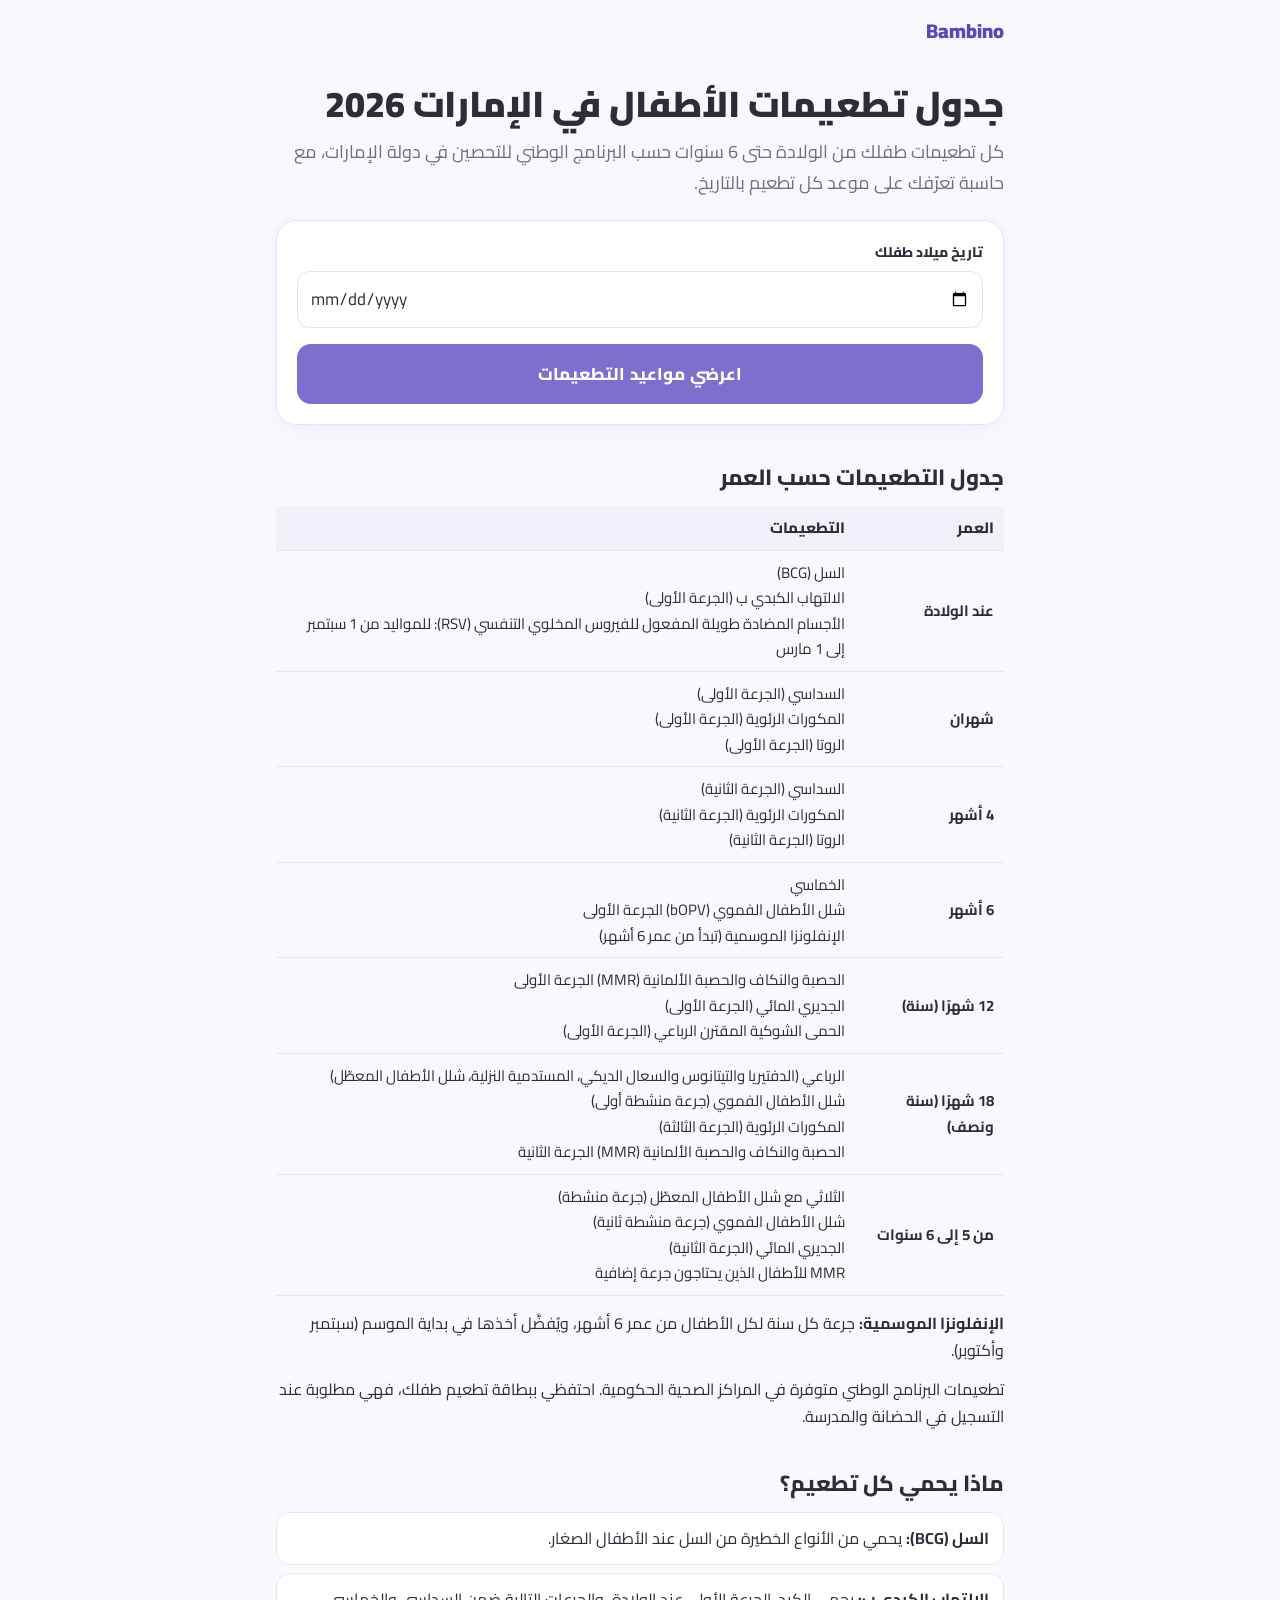
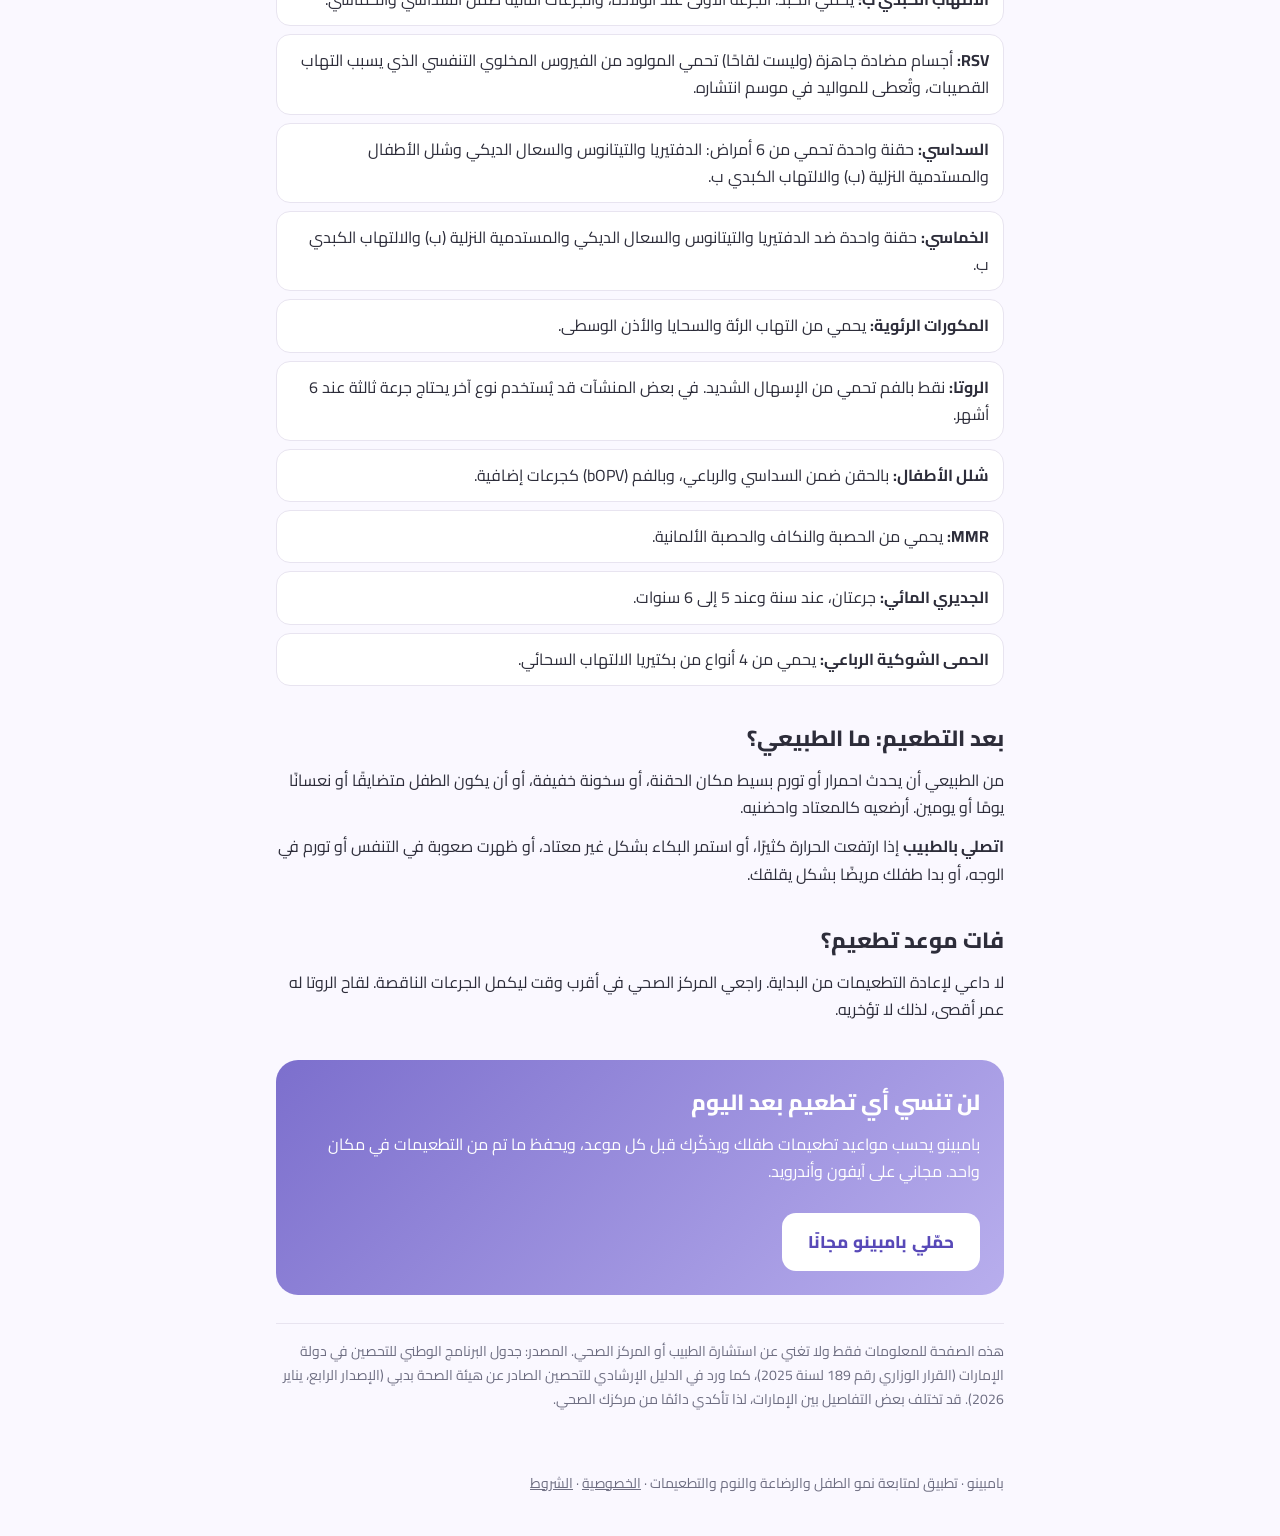
<file: ar/vaccines/uae/index.html>
<!doctype html>
<html lang="ar" dir="rtl"><head><meta charset="utf-8">
<meta name="viewport" content="width=device-width, initial-scale=1">
<title>جدول تطعيمات الأطفال في الإمارات 2026 بالمواعيد | بامبينو</title>
<meta name="description" content="جدول التطعيمات الوطني في الإمارات من الولادة حتى 6 سنوات: السل والكبدي ب وRSV والسداسي والروتا والمكورات الرئوية وMMR والجديري والحمى الشوكية، مع حاسبة المواعيد.">
<link rel="canonical" href="https://kiromalakhabib.github.io/bambino-legal/ar/vaccines/uae/"><link rel="alternate" hreflang="ar" href="https://kiromalakhabib.github.io/bambino-legal/ar/vaccines/uae/"><link rel="alternate" hreflang="x-default" href="https://kiromalakhabib.github.io/bambino-legal/ar/vaccines/uae/">
<meta property="og:type" content="article"><meta property="og:title" content="جدول تطعيمات الأطفال في الإمارات 2026 بالمواعيد | بامبينو">
<meta property="og:description" content="جدول التطعيمات الوطني في الإمارات من الولادة حتى 6 سنوات: السل والكبدي ب وRSV والسداسي والروتا والمكورات الرئوية وMMR والجديري والحمى الشوكية، مع حاسبة المواعيد."><meta property="og:url" content="https://kiromalakhabib.github.io/bambino-legal/ar/vaccines/uae/">
<meta property="og:locale" content="ar">
<link rel="preconnect" href="https://fonts.googleapis.com"><link rel="preconnect" href="https://fonts.gstatic.com" crossorigin>
<link href="https://fonts.googleapis.com/css2?family=Nunito:wght@500;700;800;900&family=Cairo:wght@500;700;800;900&display=swap" rel="stylesheet">
<link rel="stylesheet" href="../../../assets/guides.css">
<script type="application/ld+json">{"@context": "https://schema.org", "@type": "MedicalWebPage", "name": "جدول تطعيمات الأطفال في الإمارات 2026 بالمواعيد | بامبينو", "description": "جدول التطعيمات الوطني في الإمارات من الولادة حتى 6 سنوات: السل والكبدي ب وRSV والسداسي والروتا والمكورات الرئوية وMMR والجديري والحمى الشوكية، مع حاسبة المواعيد.", "inLanguage": "ar", "url": "https://kiromalakhabib.github.io/bambino-legal/ar/vaccines/uae/", "lastReviewed": "2026-11-18", "audience": {"@type": "Audience", "audienceType": "Parents"}, "publisher": {"@type": "Organization", "name": "Bambino"}}</script>
</head><body>
<div class="top"><a class="brand" href="https://kiromalakhabib.github.io/bambino-legal/download.html?src=seo_vax_ae_logo">Bambino</a><span class="lang"></span></div>
<main>
<h1>جدول تطعيمات الأطفال في الإمارات 2026</h1>
<p class="lede">كل تطعيمات طفلك من الولادة حتى 6 سنوات حسب البرنامج الوطني للتحصين في دولة الإمارات، مع حاسبة تعرّفك على موعد كل تطعيم بالتاريخ.</p>
<form id="vx-form" class="card" novalidate>
<label class="f" for="vx-dob">تاريخ ميلاد طفلك</label>
<div class="f-in"><input type="date" id="vx-dob" required></div>
<button class="btn" type="submit">اعرضي مواعيد التطعيمات</button>
<div id="vx-out" aria-live="polite"></div>
</form>
<script type="application/json" id="vx-data">{"locale": "ar-AE-u-nu-latn-ca-gregory", "need": "من فضلك أدخلي تاريخ ميلاد طفلك.", "next": "التالي", "thAge": "الموعد", "thVax": "التطعيمات", "note": "المواعيد تقريبية حسب عمر طفلك. المركز الصحي أو طبيب الأطفال يحدد الموعد النهائي.", "rows": [{"months": 0, "age": "عند الولادة", "list": "السل (BCG)<br>الالتهاب الكبدي ب (الجرعة الأولى)<br>الأجسام المضادة طويلة المفعول للفيروس المخلوي التنفسي (RSV): للمواليد من 1 سبتمبر إلى 1 مارس"}, {"months": 2, "age": "شهران", "list": "السداسي (الجرعة الأولى)<br>المكورات الرئوية (الجرعة الأولى)<br>الروتا (الجرعة الأولى)"}, {"months": 4, "age": "4 أشهر", "list": "السداسي (الجرعة الثانية)<br>المكورات الرئوية (الجرعة الثانية)<br>الروتا (الجرعة الثانية)"}, {"months": 6, "age": "6 أشهر", "list": "الخماسي<br>شلل الأطفال الفموي (bOPV) الجرعة الأولى<br>الإنفلونزا الموسمية (تبدأ من عمر 6 أشهر)"}, {"months": 12, "age": "12 شهرًا (سنة)", "list": "الحصبة والنكاف والحصبة الألمانية (MMR) الجرعة الأولى<br>الجديري المائي (الجرعة الأولى)<br>الحمى الشوكية المقترن الرباعي (الجرعة الأولى)"}, {"months": 18, "age": "18 شهرًا (سنة ونصف)", "list": "الرباعي (الدفتيريا والتيتانوس والسعال الديكي، المستدمية النزلية، شلل الأطفال المعطّل)<br>شلل الأطفال الفموي (جرعة منشطة أولى)<br>المكورات الرئوية (الجرعة الثالثة)<br>الحصبة والنكاف والحصبة الألمانية (MMR) الجرعة الثانية"}, {"months": 60, "age": "من 5 إلى 6 سنوات", "list": "الثلاثي مع شلل الأطفال المعطّل (جرعة منشطة)<br>شلل الأطفال الفموي (جرعة منشطة ثانية)<br>الجديري المائي (الجرعة الثانية)<br>MMR للأطفال الذين يحتاجون جرعة إضافية"}]}</script>
<script src="../../../assets/vaccines.js" defer></script>

<h2>جدول التطعيمات حسب العمر</h2>
<table><tr><th>العمر</th><th>التطعيمات</th></tr><tr><td><b>عند الولادة</b></td><td>السل (BCG)<br>الالتهاب الكبدي ب (الجرعة الأولى)<br>الأجسام المضادة طويلة المفعول للفيروس المخلوي التنفسي (RSV): للمواليد من 1 سبتمبر إلى 1 مارس</td></tr><tr><td><b>شهران</b></td><td>السداسي (الجرعة الأولى)<br>المكورات الرئوية (الجرعة الأولى)<br>الروتا (الجرعة الأولى)</td></tr><tr><td><b>4 أشهر</b></td><td>السداسي (الجرعة الثانية)<br>المكورات الرئوية (الجرعة الثانية)<br>الروتا (الجرعة الثانية)</td></tr><tr><td><b>6 أشهر</b></td><td>الخماسي<br>شلل الأطفال الفموي (bOPV) الجرعة الأولى<br>الإنفلونزا الموسمية (تبدأ من عمر 6 أشهر)</td></tr><tr><td><b>12 شهرًا (سنة)</b></td><td>الحصبة والنكاف والحصبة الألمانية (MMR) الجرعة الأولى<br>الجديري المائي (الجرعة الأولى)<br>الحمى الشوكية المقترن الرباعي (الجرعة الأولى)</td></tr><tr><td><b>18 شهرًا (سنة ونصف)</b></td><td>الرباعي (الدفتيريا والتيتانوس والسعال الديكي، المستدمية النزلية، شلل الأطفال المعطّل)<br>شلل الأطفال الفموي (جرعة منشطة أولى)<br>المكورات الرئوية (الجرعة الثالثة)<br>الحصبة والنكاف والحصبة الألمانية (MMR) الجرعة الثانية</td></tr><tr><td><b>من 5 إلى 6 سنوات</b></td><td>الثلاثي مع شلل الأطفال المعطّل (جرعة منشطة)<br>شلل الأطفال الفموي (جرعة منشطة ثانية)<br>الجديري المائي (الجرعة الثانية)<br>MMR للأطفال الذين يحتاجون جرعة إضافية</td></tr></table>
<p><b>الإنفلونزا الموسمية:</b> جرعة كل سنة لكل الأطفال من عمر 6 أشهر، ويُفضَّل أخذها في بداية الموسم (سبتمبر وأكتوبر).</p>
<p>تطعيمات البرنامج الوطني متوفرة في المراكز الصحية الحكومية. احتفظي ببطاقة تطعيم طفلك، فهي مطلوبة عند التسجيل في الحضانة والمدرسة.</p>

<h2>ماذا يحمي كل تطعيم؟</h2>
<ul class="vx-list">
<li><b>السل (BCG):</b> يحمي من الأنواع الخطيرة من السل عند الأطفال الصغار.</li>
<li><b>الالتهاب الكبدي ب:</b> يحمي الكبد. الجرعة الأولى عند الولادة، والجرعات التالية ضمن السداسي والخماسي.</li>
<li><b>RSV:</b> أجسام مضادة جاهزة (وليست لقاحًا) تحمي المولود من الفيروس المخلوي التنفسي الذي يسبب التهاب القصيبات، وتُعطى للمواليد في موسم انتشاره.</li>
<li><b>السداسي:</b> حقنة واحدة تحمي من 6 أمراض: الدفتيريا والتيتانوس والسعال الديكي وشلل الأطفال والمستدمية النزلية (ب) والالتهاب الكبدي ب.</li>
<li><b>الخماسي:</b> حقنة واحدة ضد الدفتيريا والتيتانوس والسعال الديكي والمستدمية النزلية (ب) والالتهاب الكبدي ب.</li>
<li><b>المكورات الرئوية:</b> يحمي من التهاب الرئة والسحايا والأذن الوسطى.</li>
<li><b>الروتا:</b> نقط بالفم تحمي من الإسهال الشديد. في بعض المنشآت قد يُستخدم نوع آخر يحتاج جرعة ثالثة عند 6 أشهر.</li>
<li><b>شلل الأطفال:</b> بالحقن ضمن السداسي والرباعي، وبالفم (bOPV) كجرعات إضافية.</li>
<li><b>MMR:</b> يحمي من الحصبة والنكاف والحصبة الألمانية.</li>
<li><b>الجديري المائي:</b> جرعتان، عند سنة وعند 5 إلى 6 سنوات.</li>
<li><b>الحمى الشوكية الرباعي:</b> يحمي من 4 أنواع من بكتيريا الالتهاب السحائي.</li>
</ul>

<h2>بعد التطعيم: ما الطبيعي؟</h2>
<p>من الطبيعي أن يحدث احمرار أو تورم بسيط مكان الحقنة، أو سخونة خفيفة، أو أن يكون الطفل متضايقًا أو نعسانًا يومًا أو يومين. أرضعيه كالمعتاد واحضنيه.</p>
<p><b>اتصلي بالطبيب</b> إذا ارتفعت الحرارة كثيرًا، أو استمر البكاء بشكل غير معتاد، أو ظهرت صعوبة في التنفس أو تورم في الوجه، أو بدا طفلك مريضًا بشكل يقلقك.</p>

<h2>فات موعد تطعيم؟</h2>
<p>لا داعي لإعادة التطعيمات من البداية. راجعي المركز الصحي في أقرب وقت ليكمل الجرعات الناقصة. لقاح الروتا له عمر أقصى، لذلك لا تؤخريه.</p>

<div class="cta"><h2>لن تنسي أي تطعيم بعد اليوم</h2>
<p>بامبينو يحسب مواعيد تطعيمات طفلك ويذكّرك قبل كل موعد، ويحفظ ما تم من التطعيمات في مكان واحد. مجاني على آيفون وأندرويد.</p>
<a class="btn" href="https://kiromalakhabib.github.io/bambino-legal/download.html?src=seo_vax_ae">حمّلي بامبينو مجانًا</a></div>

<p class="disc">هذه الصفحة للمعلومات فقط ولا تغني عن استشارة الطبيب أو المركز الصحي. المصدر: جدول البرنامج الوطني للتحصين في دولة الإمارات (القرار الوزاري رقم 189 لسنة 2025)، كما ورد في الدليل الإرشادي للتحصين الصادر عن هيئة الصحة بدبي (الإصدار الرابع، يناير 2026). قد تختلف بعض التفاصيل بين الإمارات، لذا تأكدي دائمًا من مركزك الصحي.</p>
</main>
<footer>بامبينو · تطبيق لمتابعة نمو الطفل والرضاعة والنوم والتطعيمات · <a href="../../../privacy.html">الخصوصية</a> · <a href="../../../terms.html">الشروط</a></footer>
</body></html>
</file>
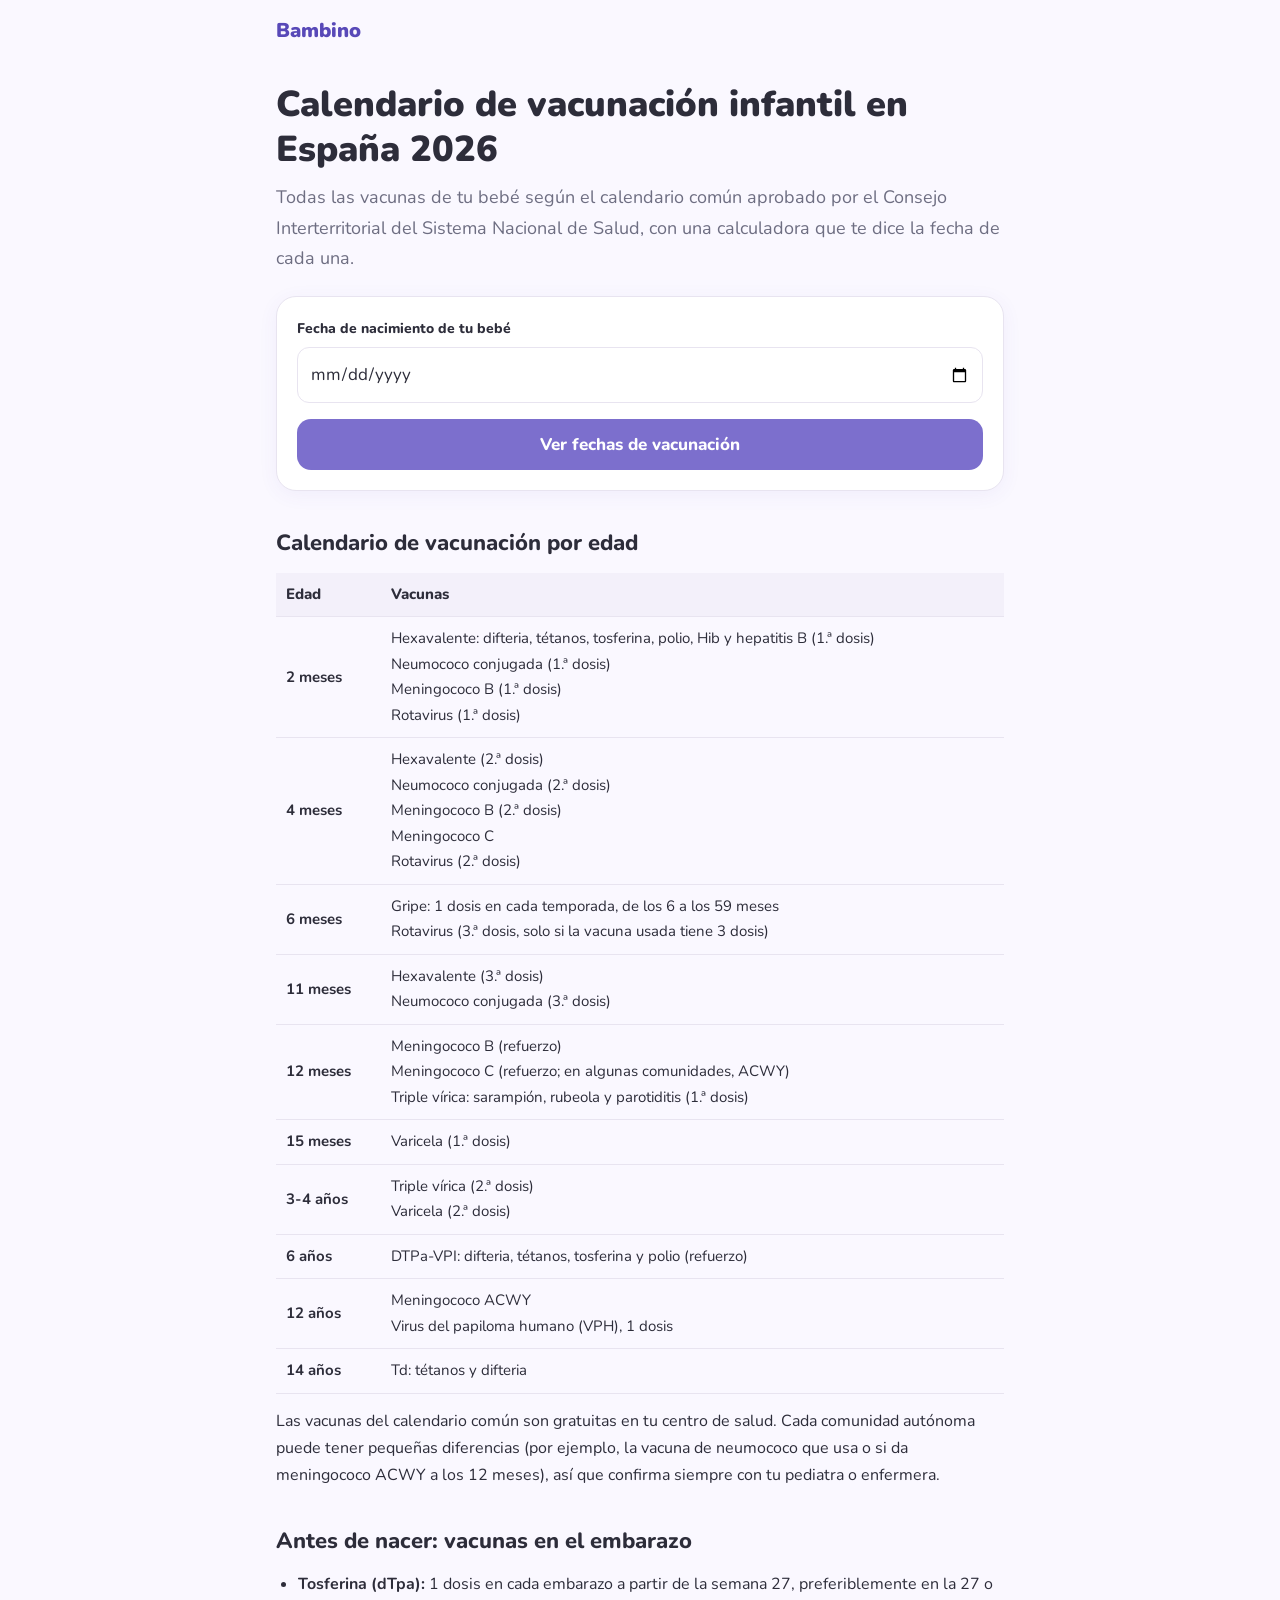
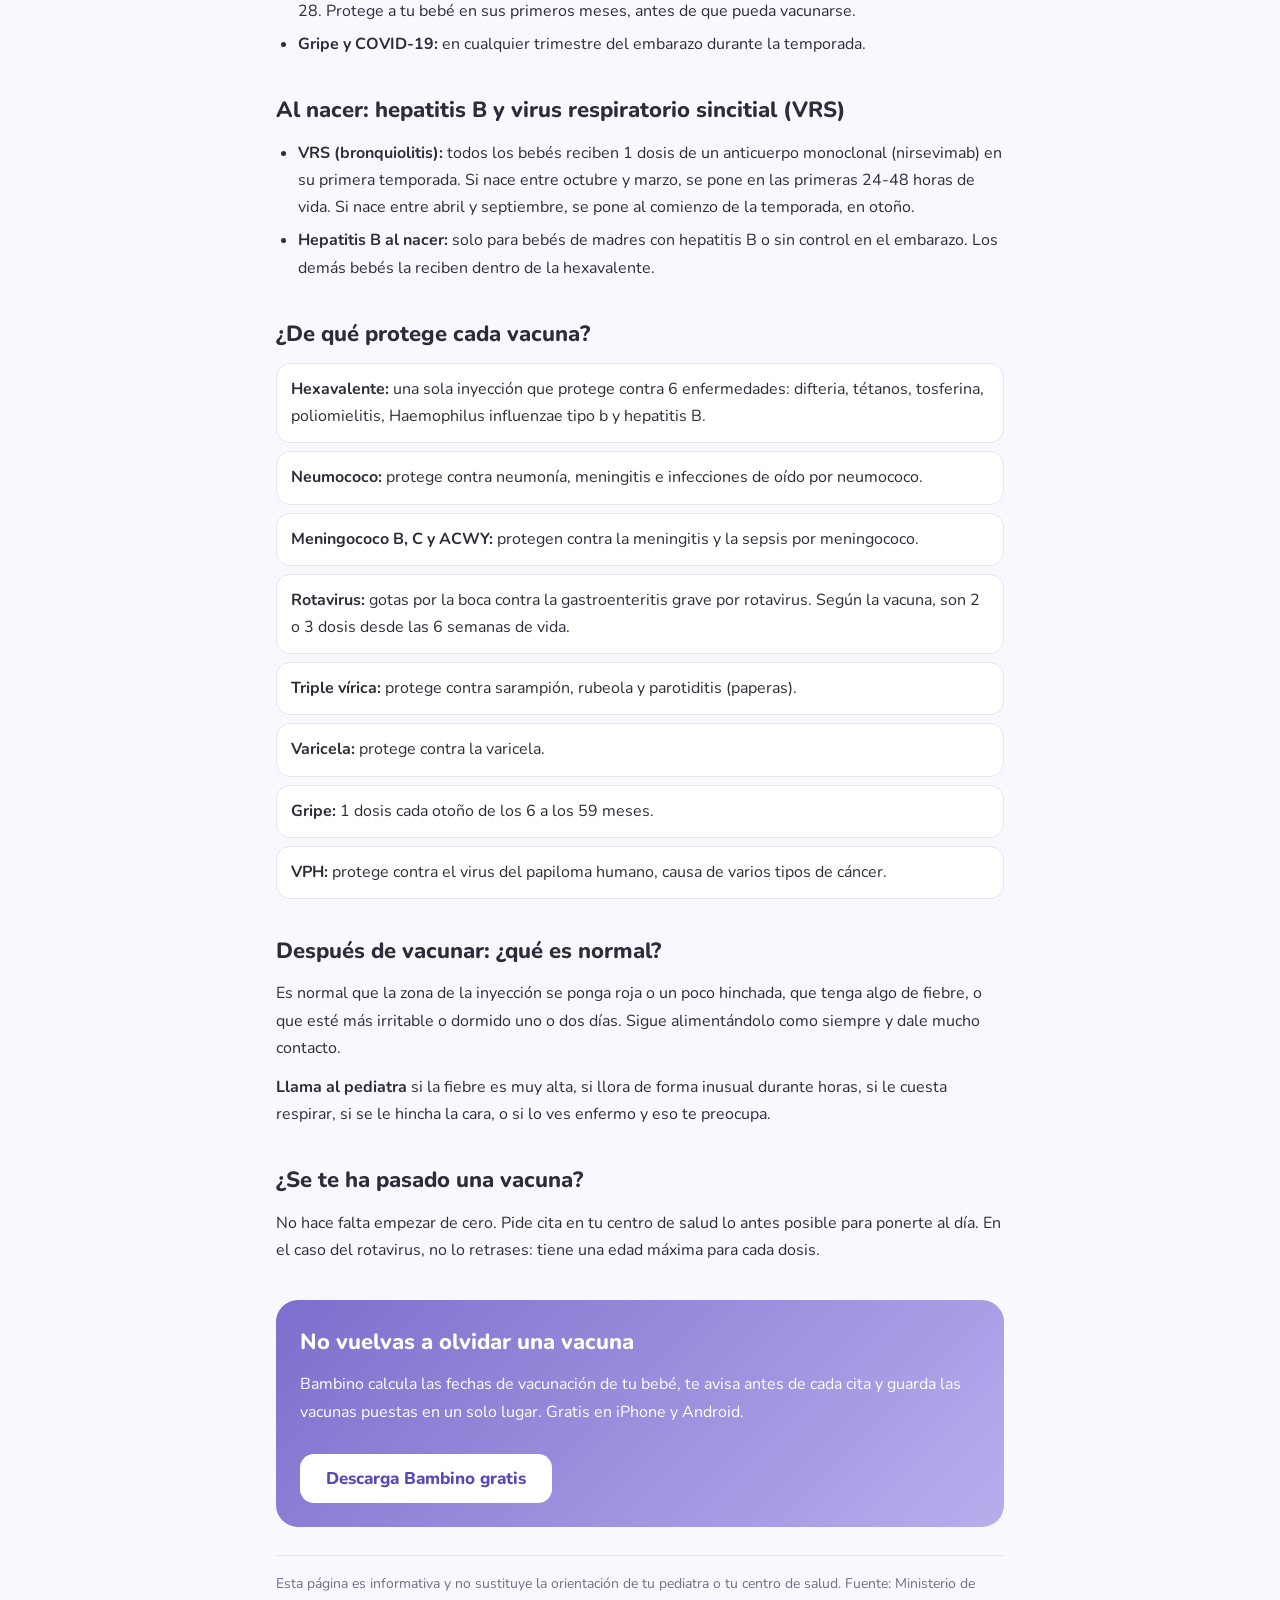
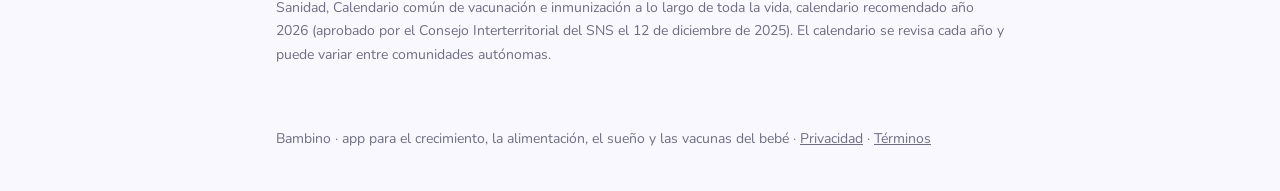
<file: es/vacunas/espana/index.html>
<!doctype html>
<html lang="es" dir="ltr"><head><meta charset="utf-8">
<meta name="viewport" content="width=device-width, initial-scale=1">
<title>Calendario de vacunación infantil 2026 en España por edad | Bambino</title>
<meta name="description" content="Calendario común de vacunación 2026 en España: hexavalente, neumococo, meningococo B y C, rotavirus, triple vírica, varicela, gripe y VRS (nirsevimab), con calculadora de fechas.">
<link rel="canonical" href="https://kiromalakhabib.github.io/bambino-legal/es/vacunas/espana/"><link rel="alternate" hreflang="es" href="https://kiromalakhabib.github.io/bambino-legal/es/vacunas/espana/"><link rel="alternate" hreflang="x-default" href="https://kiromalakhabib.github.io/bambino-legal/es/vacunas/espana/">
<meta property="og:type" content="article"><meta property="og:title" content="Calendario de vacunación infantil 2026 en España por edad | Bambino">
<meta property="og:description" content="Calendario común de vacunación 2026 en España: hexavalente, neumococo, meningococo B y C, rotavirus, triple vírica, varicela, gripe y VRS (nirsevimab), con calculadora de fechas."><meta property="og:url" content="https://kiromalakhabib.github.io/bambino-legal/es/vacunas/espana/">
<meta property="og:locale" content="es">
<link rel="preconnect" href="https://fonts.googleapis.com"><link rel="preconnect" href="https://fonts.gstatic.com" crossorigin>
<link href="https://fonts.googleapis.com/css2?family=Nunito:wght@500;700;800;900&family=Cairo:wght@500;700;800;900&display=swap" rel="stylesheet">
<link rel="stylesheet" href="../../../assets/guides.css">
<script type="application/ld+json">{"@context": "https://schema.org", "@type": "MedicalWebPage", "name": "Calendario de vacunación infantil 2026 en España por edad | Bambino", "description": "Calendario común de vacunación 2026 en España: hexavalente, neumococo, meningococo B y C, rotavirus, triple vírica, varicela, gripe y VRS (nirsevimab), con calculadora de fechas.", "inLanguage": "es", "url": "https://kiromalakhabib.github.io/bambino-legal/es/vacunas/espana/", "lastReviewed": "2026-11-18", "audience": {"@type": "Audience", "audienceType": "Parents"}, "publisher": {"@type": "Organization", "name": "Bambino"}}</script>
</head><body>
<div class="top"><a class="brand" href="https://kiromalakhabib.github.io/bambino-legal/download.html?src=seo_vax_es_logo">Bambino</a><span class="lang"></span></div>
<main>
<h1>Calendario de vacunación infantil en España 2026</h1>
<p class="lede">Todas las vacunas de tu bebé según el calendario común aprobado por el Consejo Interterritorial del Sistema Nacional de Salud, con una calculadora que te dice la fecha de cada una.</p>
<form id="vx-form" class="card" novalidate>
<label class="f" for="vx-dob">Fecha de nacimiento de tu bebé</label>
<div class="f-in"><input type="date" id="vx-dob" required></div>
<button class="btn" type="submit">Ver fechas de vacunación</button>
<div id="vx-out" aria-live="polite"></div>
</form>
<script type="application/json" id="vx-data">{"locale": "es-ES", "need": "Escribe la fecha de nacimiento de tu bebé.", "next": "Siguiente", "thAge": "Cuándo", "thVax": "Vacunas", "note": "Las fechas son orientativas según la edad de tu bebé. Tu centro de salud confirma cada cita.", "rows": [{"months": 2, "age": "2 meses", "list": "Hexavalente: difteria, tétanos, tosferina, polio, Hib y hepatitis B (1.ª dosis)<br>Neumococo conjugada (1.ª dosis)<br>Meningococo B (1.ª dosis)<br>Rotavirus (1.ª dosis)"}, {"months": 4, "age": "4 meses", "list": "Hexavalente (2.ª dosis)<br>Neumococo conjugada (2.ª dosis)<br>Meningococo B (2.ª dosis)<br>Meningococo C<br>Rotavirus (2.ª dosis)"}, {"months": 6, "age": "6 meses", "list": "Gripe: 1 dosis en cada temporada, de los 6 a los 59 meses<br>Rotavirus (3.ª dosis, solo si la vacuna usada tiene 3 dosis)"}, {"months": 11, "age": "11 meses", "list": "Hexavalente (3.ª dosis)<br>Neumococo conjugada (3.ª dosis)"}, {"months": 12, "age": "12 meses", "list": "Meningococo B (refuerzo)<br>Meningococo C (refuerzo; en algunas comunidades, ACWY)<br>Triple vírica: sarampión, rubeola y parotiditis (1.ª dosis)"}, {"months": 15, "age": "15 meses", "list": "Varicela (1.ª dosis)"}, {"months": 36, "age": "3-4 años", "list": "Triple vírica (2.ª dosis)<br>Varicela (2.ª dosis)"}, {"months": 72, "age": "6 años", "list": "DTPa-VPI: difteria, tétanos, tosferina y polio (refuerzo)"}, {"months": 144, "age": "12 años", "list": "Meningococo ACWY<br>Virus del papiloma humano (VPH), 1 dosis"}, {"months": 168, "age": "14 años", "list": "Td: tétanos y difteria"}]}</script>
<script src="../../../assets/vaccines.js" defer></script>

<h2>Calendario de vacunación por edad</h2>
<table><tr><th>Edad</th><th>Vacunas</th></tr><tr><td><b>2 meses</b></td><td>Hexavalente: difteria, tétanos, tosferina, polio, Hib y hepatitis B (1.ª dosis)<br>Neumococo conjugada (1.ª dosis)<br>Meningococo B (1.ª dosis)<br>Rotavirus (1.ª dosis)</td></tr><tr><td><b>4 meses</b></td><td>Hexavalente (2.ª dosis)<br>Neumococo conjugada (2.ª dosis)<br>Meningococo B (2.ª dosis)<br>Meningococo C<br>Rotavirus (2.ª dosis)</td></tr><tr><td><b>6 meses</b></td><td>Gripe: 1 dosis en cada temporada, de los 6 a los 59 meses<br>Rotavirus (3.ª dosis, solo si la vacuna usada tiene 3 dosis)</td></tr><tr><td><b>11 meses</b></td><td>Hexavalente (3.ª dosis)<br>Neumococo conjugada (3.ª dosis)</td></tr><tr><td><b>12 meses</b></td><td>Meningococo B (refuerzo)<br>Meningococo C (refuerzo; en algunas comunidades, ACWY)<br>Triple vírica: sarampión, rubeola y parotiditis (1.ª dosis)</td></tr><tr><td><b>15 meses</b></td><td>Varicela (1.ª dosis)</td></tr><tr><td><b>3-4 años</b></td><td>Triple vírica (2.ª dosis)<br>Varicela (2.ª dosis)</td></tr><tr><td><b>6 años</b></td><td>DTPa-VPI: difteria, tétanos, tosferina y polio (refuerzo)</td></tr><tr><td><b>12 años</b></td><td>Meningococo ACWY<br>Virus del papiloma humano (VPH), 1 dosis</td></tr><tr><td><b>14 años</b></td><td>Td: tétanos y difteria</td></tr></table>
<p>Las vacunas del calendario común son gratuitas en tu centro de salud. Cada comunidad autónoma puede tener pequeñas diferencias (por ejemplo, la vacuna de neumococo que usa o si da meningococo ACWY a los 12 meses), así que confirma siempre con tu pediatra o enfermera.</p>

<h2>Antes de nacer: vacunas en el embarazo</h2>
<ul>
<li><b>Tosferina (dTpa):</b> 1 dosis en cada embarazo a partir de la semana 27, preferiblemente en la 27 o 28. Protege a tu bebé en sus primeros meses, antes de que pueda vacunarse.</li>
<li><b>Gripe y COVID-19:</b> en cualquier trimestre del embarazo durante la temporada.</li>
</ul>

<h2>Al nacer: hepatitis B y virus respiratorio sincitial (VRS)</h2>
<ul>
<li><b>VRS (bronquiolitis):</b> todos los bebés reciben 1 dosis de un anticuerpo monoclonal (nirsevimab) en su primera temporada. Si nace entre octubre y marzo, se pone en las primeras 24-48 horas de vida. Si nace entre abril y septiembre, se pone al comienzo de la temporada, en otoño.</li>
<li><b>Hepatitis B al nacer:</b> solo para bebés de madres con hepatitis B o sin control en el embarazo. Los demás bebés la reciben dentro de la hexavalente.</li>
</ul>

<h2>¿De qué protege cada vacuna?</h2>
<ul class="vx-list">
<li><b>Hexavalente:</b> una sola inyección que protege contra 6 enfermedades: difteria, tétanos, tosferina, poliomielitis, Haemophilus influenzae tipo b y hepatitis B.</li>
<li><b>Neumococo:</b> protege contra neumonía, meningitis e infecciones de oído por neumococo.</li>
<li><b>Meningococo B, C y ACWY:</b> protegen contra la meningitis y la sepsis por meningococo.</li>
<li><b>Rotavirus:</b> gotas por la boca contra la gastroenteritis grave por rotavirus. Según la vacuna, son 2 o 3 dosis desde las 6 semanas de vida.</li>
<li><b>Triple vírica:</b> protege contra sarampión, rubeola y parotiditis (paperas).</li>
<li><b>Varicela:</b> protege contra la varicela.</li>
<li><b>Gripe:</b> 1 dosis cada otoño de los 6 a los 59 meses.</li>
<li><b>VPH:</b> protege contra el virus del papiloma humano, causa de varios tipos de cáncer.</li>
</ul>

<h2>Después de vacunar: ¿qué es normal?</h2>
<p>Es normal que la zona de la inyección se ponga roja o un poco hinchada, que tenga algo de fiebre, o que esté más irritable o dormido uno o dos días. Sigue alimentándolo como siempre y dale mucho contacto.</p>
<p><b>Llama al pediatra</b> si la fiebre es muy alta, si llora de forma inusual durante horas, si le cuesta respirar, si se le hincha la cara, o si lo ves enfermo y eso te preocupa.</p>

<h2>¿Se te ha pasado una vacuna?</h2>
<p>No hace falta empezar de cero. Pide cita en tu centro de salud lo antes posible para ponerte al día. En el caso del rotavirus, no lo retrases: tiene una edad máxima para cada dosis.</p>

<div class="cta"><h2>No vuelvas a olvidar una vacuna</h2>
<p>Bambino calcula las fechas de vacunación de tu bebé, te avisa antes de cada cita y guarda las vacunas puestas en un solo lugar. Gratis en iPhone y Android.</p>
<a class="btn" href="https://kiromalakhabib.github.io/bambino-legal/download.html?src=seo_vax_es">Descarga Bambino gratis</a></div>

<p class="disc">Esta página es informativa y no sustituye la orientación de tu pediatra o tu centro de salud. Fuente: Ministerio de Sanidad, Calendario común de vacunación e inmunización a lo largo de toda la vida, calendario recomendado año 2026 (aprobado por el Consejo Interterritorial del SNS el 12 de diciembre de 2025). El calendario se revisa cada año y puede variar entre comunidades autónomas.</p>
</main>
<footer>Bambino · app para el crecimiento, la alimentación, el sueño y las vacunas del bebé · <a href="../../../privacy.html">Privacidad</a> · <a href="../../../terms.html">Términos</a></footer>
</body></html>
</file>
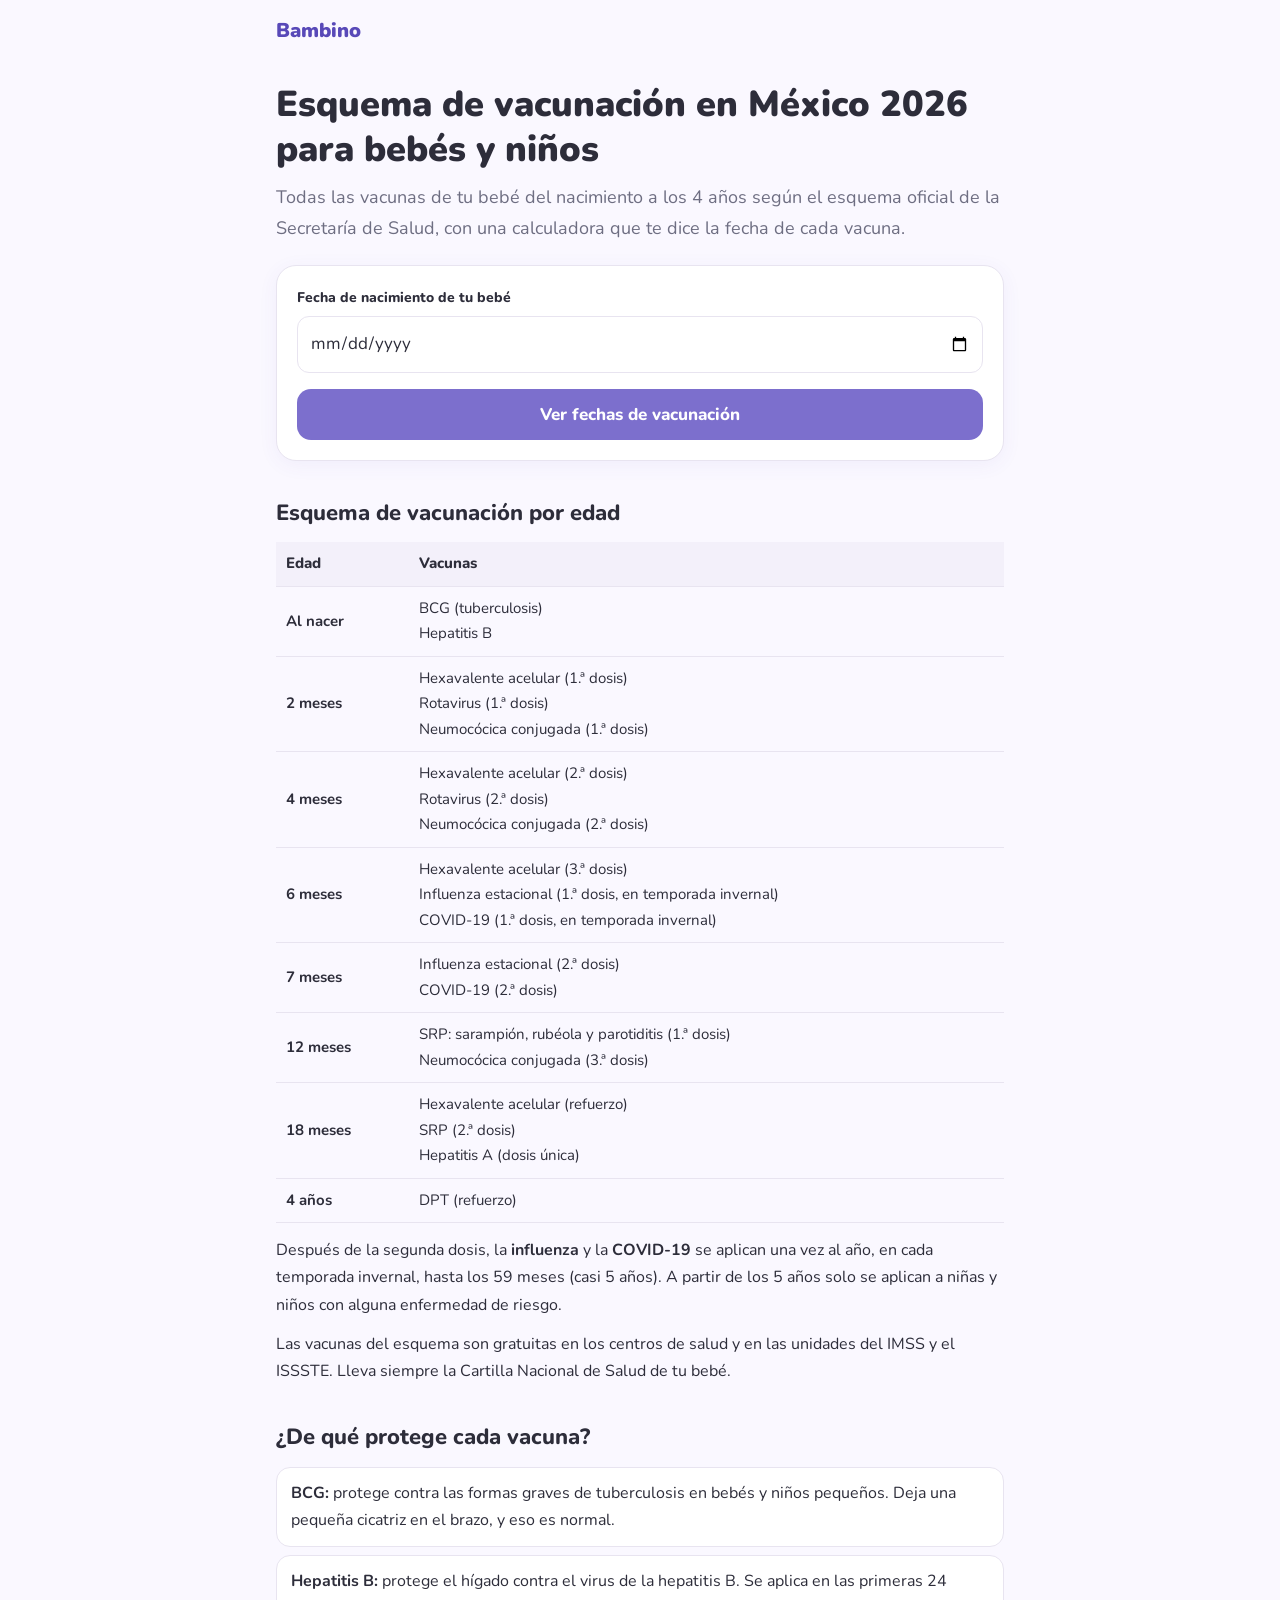
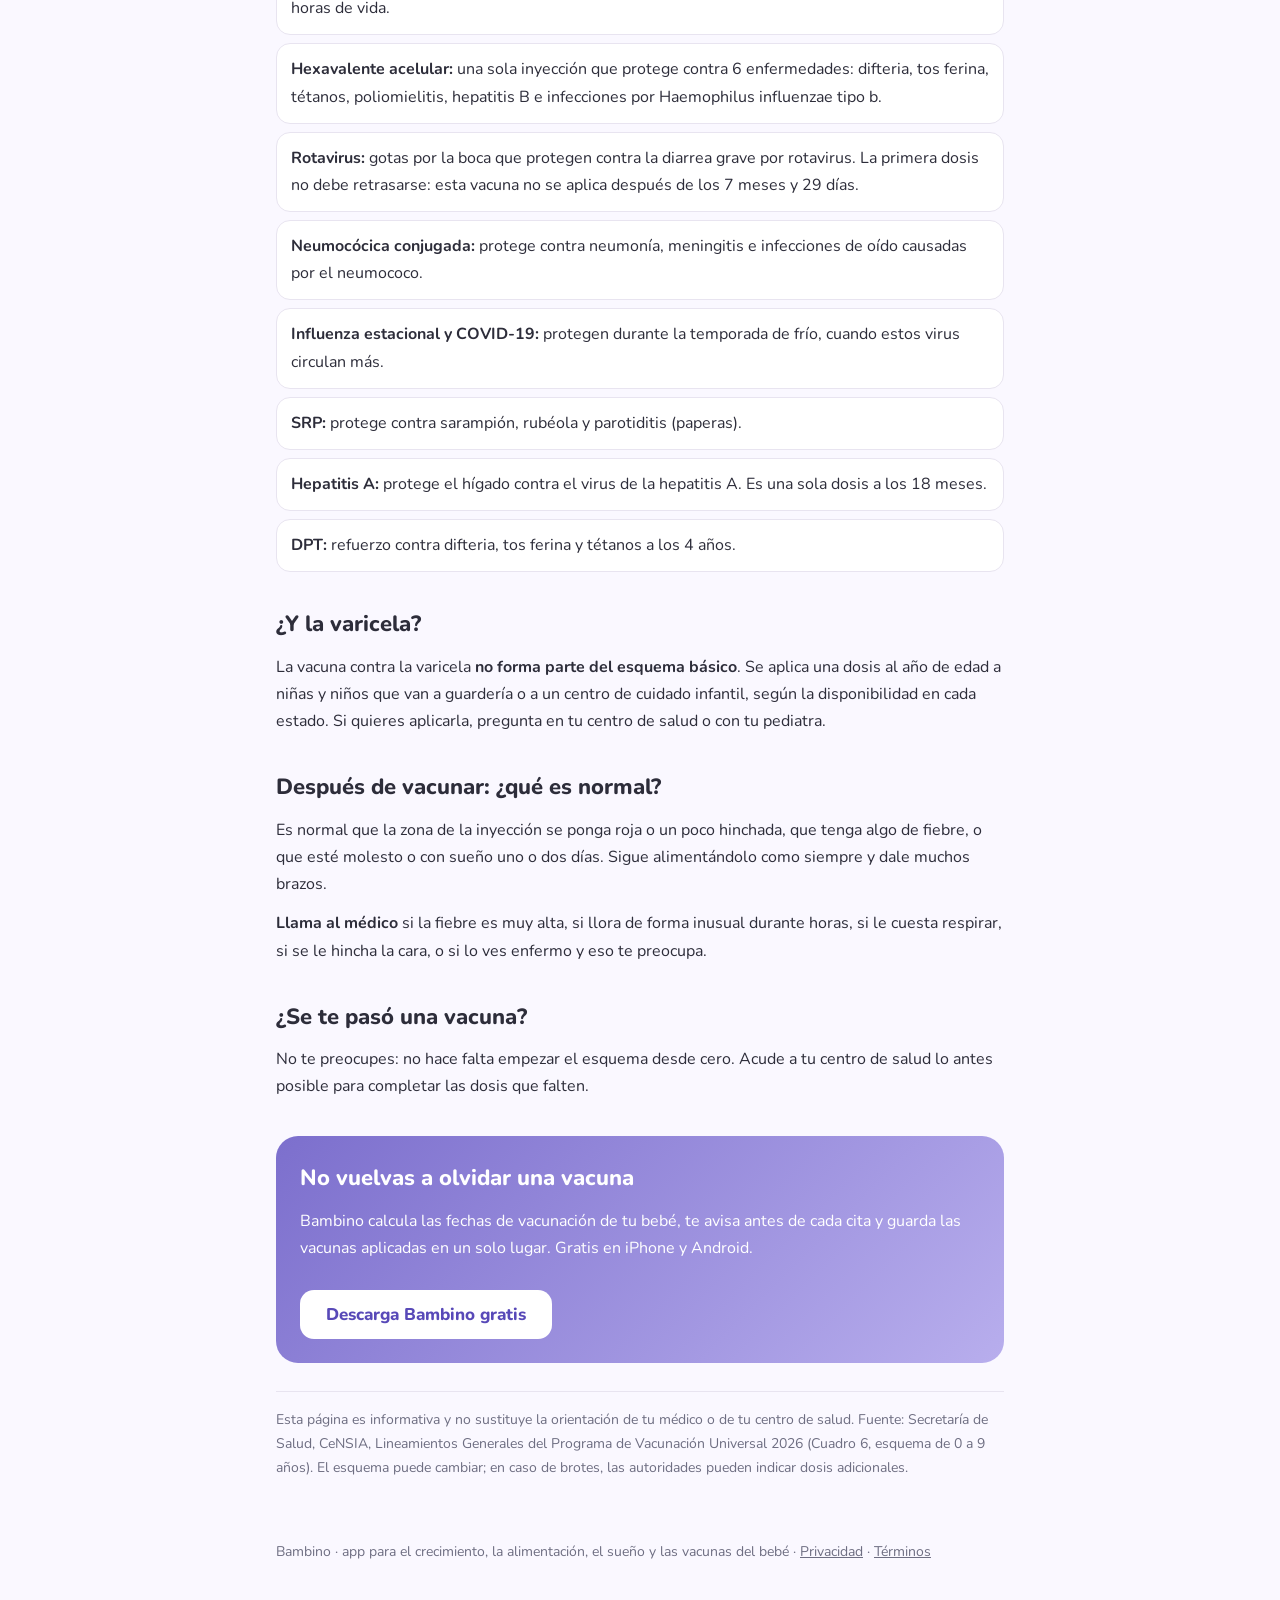
<file: es/vacunas/mexico/index.html>
<!doctype html>
<html lang="es" dir="ltr"><head><meta charset="utf-8">
<meta name="viewport" content="width=device-width, initial-scale=1">
<title>Esquema de vacunación en México 2026: vacunas del bebé por edad | Bambino</title>
<meta name="description" content="Esquema oficial de vacunación 2026 en México de 0 a 4 años: BCG, hepatitis B, hexavalente, rotavirus, neumococo, influenza, SRP y hepatitis A, con calculadora de fechas.">
<link rel="canonical" href="https://kiromalakhabib.github.io/bambino-legal/es/vacunas/mexico/"><link rel="alternate" hreflang="es" href="https://kiromalakhabib.github.io/bambino-legal/es/vacunas/mexico/"><link rel="alternate" hreflang="x-default" href="https://kiromalakhabib.github.io/bambino-legal/es/vacunas/mexico/">
<meta property="og:type" content="article"><meta property="og:title" content="Esquema de vacunación en México 2026: vacunas del bebé por edad | Bambino">
<meta property="og:description" content="Esquema oficial de vacunación 2026 en México de 0 a 4 años: BCG, hepatitis B, hexavalente, rotavirus, neumococo, influenza, SRP y hepatitis A, con calculadora de fechas."><meta property="og:url" content="https://kiromalakhabib.github.io/bambino-legal/es/vacunas/mexico/">
<meta property="og:locale" content="es">
<link rel="preconnect" href="https://fonts.googleapis.com"><link rel="preconnect" href="https://fonts.gstatic.com" crossorigin>
<link href="https://fonts.googleapis.com/css2?family=Nunito:wght@500;700;800;900&family=Cairo:wght@500;700;800;900&display=swap" rel="stylesheet">
<link rel="stylesheet" href="../../../assets/guides.css">
<script type="application/ld+json">{"@context": "https://schema.org", "@type": "MedicalWebPage", "name": "Esquema de vacunación en México 2026: vacunas del bebé por edad | Bambino", "description": "Esquema oficial de vacunación 2026 en México de 0 a 4 años: BCG, hepatitis B, hexavalente, rotavirus, neumococo, influenza, SRP y hepatitis A, con calculadora de fechas.", "inLanguage": "es", "url": "https://kiromalakhabib.github.io/bambino-legal/es/vacunas/mexico/", "lastReviewed": "2026-11-18", "audience": {"@type": "Audience", "audienceType": "Parents"}, "publisher": {"@type": "Organization", "name": "Bambino"}}</script>
</head><body>
<div class="top"><a class="brand" href="https://kiromalakhabib.github.io/bambino-legal/download.html?src=seo_vax_mx_logo">Bambino</a><span class="lang"></span></div>
<main>
<h1>Esquema de vacunación en México 2026 para bebés y niños</h1>
<p class="lede">Todas las vacunas de tu bebé del nacimiento a los 4 años según el esquema oficial de la Secretaría de Salud, con una calculadora que te dice la fecha de cada vacuna.</p>

<form id="vx-form" class="card" novalidate>
<label class="f" for="vx-dob">Fecha de nacimiento de tu bebé</label>
<div class="f-in"><input type="date" id="vx-dob" required></div>
<button class="btn" type="submit">Ver fechas de vacunación</button>
<div id="vx-out" aria-live="polite"></div>
</form>
<script type="application/json" id="vx-data">{"locale": "es-MX", "need": "Escribe la fecha de nacimiento de tu bebé.", "next": "Siguiente", "thAge": "Cuándo", "thVax": "Vacunas", "note": "Las fechas son aproximadas según la edad de tu bebé. Tu centro de salud o tu pediatra confirman la cita.", "rows": [{"months": 0, "age": "Al nacer", "list": "BCG (tuberculosis)<br>Hepatitis B"}, {"months": 2, "age": "2 meses", "list": "Hexavalente acelular (1.ª dosis)<br>Rotavirus (1.ª dosis)<br>Neumocócica conjugada (1.ª dosis)"}, {"months": 4, "age": "4 meses", "list": "Hexavalente acelular (2.ª dosis)<br>Rotavirus (2.ª dosis)<br>Neumocócica conjugada (2.ª dosis)"}, {"months": 6, "age": "6 meses", "list": "Hexavalente acelular (3.ª dosis)<br>Influenza estacional (1.ª dosis, en temporada invernal)<br>COVID-19 (1.ª dosis, en temporada invernal)"}, {"months": 7, "age": "7 meses", "list": "Influenza estacional (2.ª dosis)<br>COVID-19 (2.ª dosis)"}, {"months": 12, "age": "12 meses", "list": "SRP: sarampión, rubéola y parotiditis (1.ª dosis)<br>Neumocócica conjugada (3.ª dosis)"}, {"months": 18, "age": "18 meses", "list": "Hexavalente acelular (refuerzo)<br>SRP (2.ª dosis)<br>Hepatitis A (dosis única)"}, {"months": 48, "age": "4 años", "list": "DPT (refuerzo)"}]}</script>
<script src="../../../assets/vaccines.js" defer></script>

<h2>Esquema de vacunación por edad</h2>
<table><tr><th>Edad</th><th>Vacunas</th></tr><tr><td><b>Al nacer</b></td><td>BCG (tuberculosis)<br>Hepatitis B</td></tr><tr><td><b>2 meses</b></td><td>Hexavalente acelular (1.ª dosis)<br>Rotavirus (1.ª dosis)<br>Neumocócica conjugada (1.ª dosis)</td></tr><tr><td><b>4 meses</b></td><td>Hexavalente acelular (2.ª dosis)<br>Rotavirus (2.ª dosis)<br>Neumocócica conjugada (2.ª dosis)</td></tr><tr><td><b>6 meses</b></td><td>Hexavalente acelular (3.ª dosis)<br>Influenza estacional (1.ª dosis, en temporada invernal)<br>COVID-19 (1.ª dosis, en temporada invernal)</td></tr><tr><td><b>7 meses</b></td><td>Influenza estacional (2.ª dosis)<br>COVID-19 (2.ª dosis)</td></tr><tr><td><b>12 meses</b></td><td>SRP: sarampión, rubéola y parotiditis (1.ª dosis)<br>Neumocócica conjugada (3.ª dosis)</td></tr><tr><td><b>18 meses</b></td><td>Hexavalente acelular (refuerzo)<br>SRP (2.ª dosis)<br>Hepatitis A (dosis única)</td></tr><tr><td><b>4 años</b></td><td>DPT (refuerzo)</td></tr></table>
<p>Después de la segunda dosis, la <b>influenza</b> y la <b>COVID-19</b> se aplican una vez al año, en cada temporada invernal, hasta los 59 meses (casi 5 años). A partir de los 5 años solo se aplican a niñas y niños con alguna enfermedad de riesgo.</p>
<p>Las vacunas del esquema son gratuitas en los centros de salud y en las unidades del IMSS y el ISSSTE. Lleva siempre la Cartilla Nacional de Salud de tu bebé.</p>

<h2>¿De qué protege cada vacuna?</h2>
<ul class="vx-list">
<li><b>BCG:</b> protege contra las formas graves de tuberculosis en bebés y niños pequeños. Deja una pequeña cicatriz en el brazo, y eso es normal.</li>
<li><b>Hepatitis B:</b> protege el hígado contra el virus de la hepatitis B. Se aplica en las primeras 24 horas de vida.</li>
<li><b>Hexavalente acelular:</b> una sola inyección que protege contra 6 enfermedades: difteria, tos ferina, tétanos, poliomielitis, hepatitis B e infecciones por Haemophilus influenzae tipo b.</li>
<li><b>Rotavirus:</b> gotas por la boca que protegen contra la diarrea grave por rotavirus. La primera dosis no debe retrasarse: esta vacuna no se aplica después de los 7 meses y 29 días.</li>
<li><b>Neumocócica conjugada:</b> protege contra neumonía, meningitis e infecciones de oído causadas por el neumococo.</li>
<li><b>Influenza estacional y COVID-19:</b> protegen durante la temporada de frío, cuando estos virus circulan más.</li>
<li><b>SRP:</b> protege contra sarampión, rubéola y parotiditis (paperas).</li>
<li><b>Hepatitis A:</b> protege el hígado contra el virus de la hepatitis A. Es una sola dosis a los 18 meses.</li>
<li><b>DPT:</b> refuerzo contra difteria, tos ferina y tétanos a los 4 años.</li>
</ul>

<h2>¿Y la varicela?</h2>
<p>La vacuna contra la varicela <b>no forma parte del esquema básico</b>. Se aplica una dosis al año de edad a niñas y niños que van a guardería o a un centro de cuidado infantil, según la disponibilidad en cada estado. Si quieres aplicarla, pregunta en tu centro de salud o con tu pediatra.</p>

<h2>Después de vacunar: ¿qué es normal?</h2>
<p>Es normal que la zona de la inyección se ponga roja o un poco hinchada, que tenga algo de fiebre, o que esté molesto o con sueño uno o dos días. Sigue alimentándolo como siempre y dale muchos brazos.</p>
<p><b>Llama al médico</b> si la fiebre es muy alta, si llora de forma inusual durante horas, si le cuesta respirar, si se le hincha la cara, o si lo ves enfermo y eso te preocupa.</p>

<h2>¿Se te pasó una vacuna?</h2>
<p>No te preocupes: no hace falta empezar el esquema desde cero. Acude a tu centro de salud lo antes posible para completar las dosis que falten.</p>

<div class="cta"><h2>No vuelvas a olvidar una vacuna</h2>
<p>Bambino calcula las fechas de vacunación de tu bebé, te avisa antes de cada cita y guarda las vacunas aplicadas en un solo lugar. Gratis en iPhone y Android.</p>
<a class="btn" href="https://kiromalakhabib.github.io/bambino-legal/download.html?src=seo_vax_mx">Descarga Bambino gratis</a></div>

<p class="disc">Esta página es informativa y no sustituye la orientación de tu médico o de tu centro de salud. Fuente: Secretaría de Salud, CeNSIA, Lineamientos Generales del Programa de Vacunación Universal 2026 (Cuadro 6, esquema de 0 a 9 años). El esquema puede cambiar; en caso de brotes, las autoridades pueden indicar dosis adicionales.</p>
</main>
<footer>Bambino · app para el crecimiento, la alimentación, el sueño y las vacunas del bebé · <a href="../../../privacy.html">Privacidad</a> · <a href="../../../terms.html">Términos</a></footer>
</body></html>
</file>
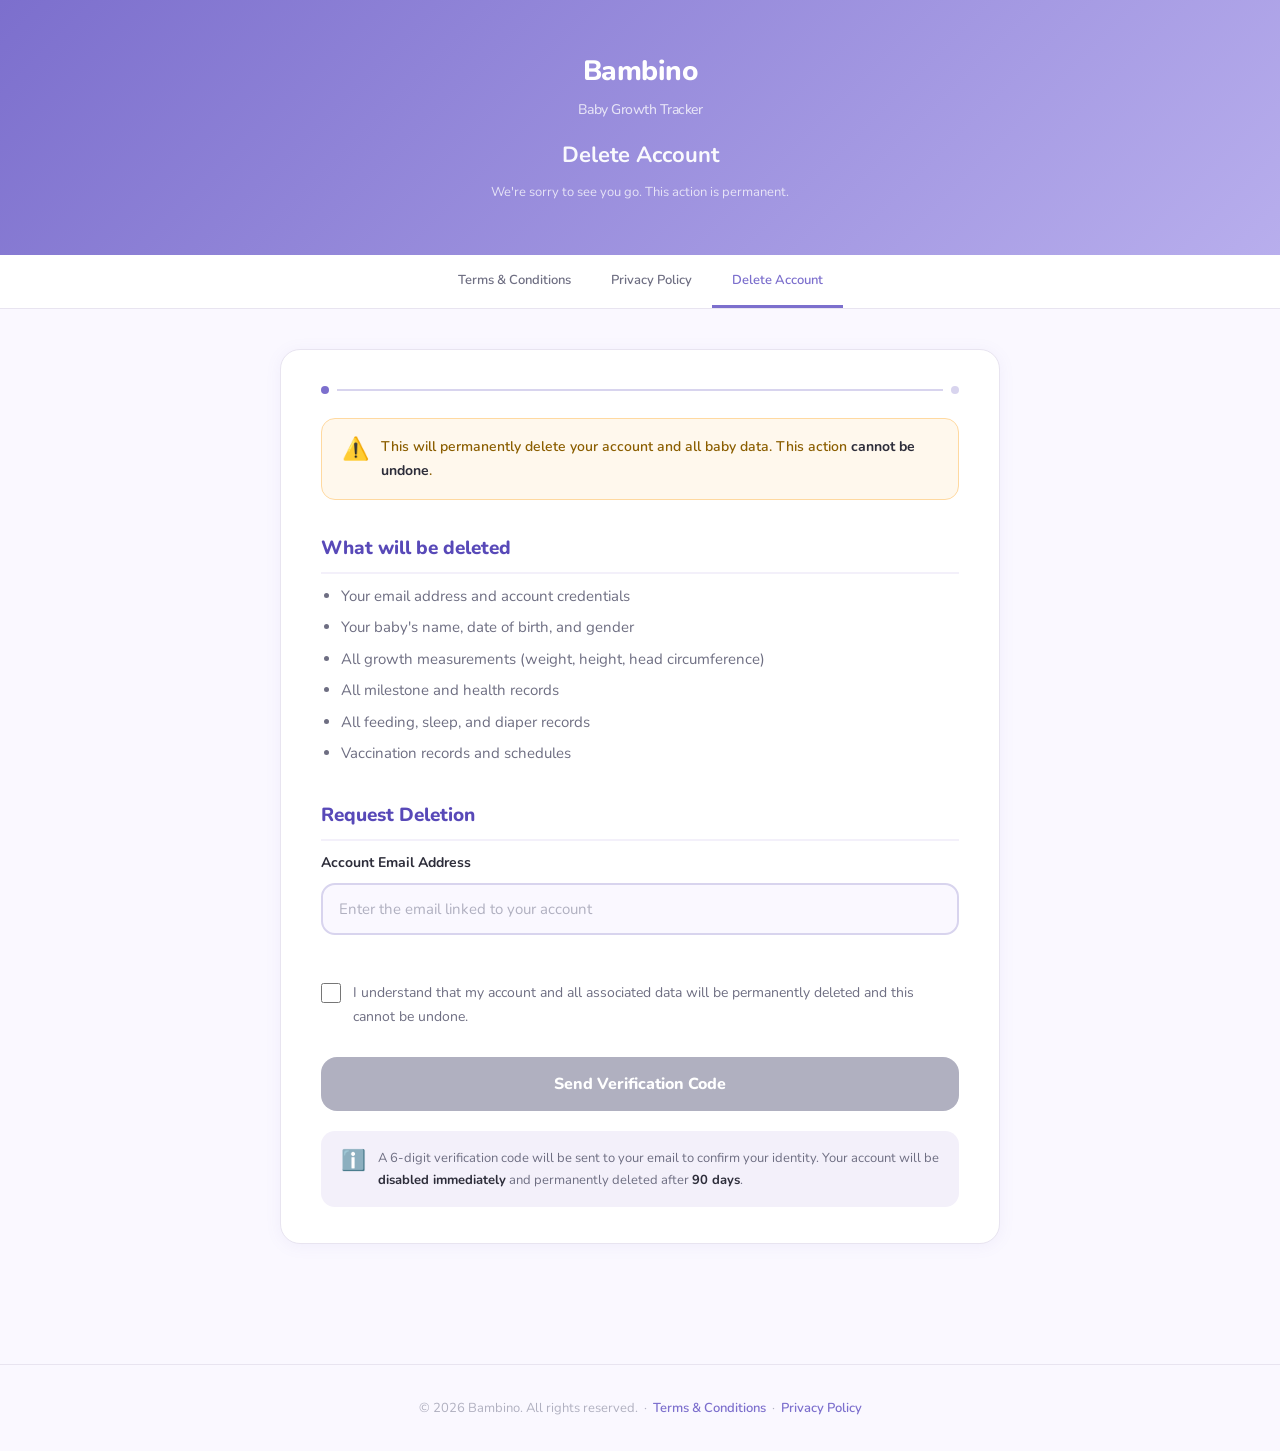
<file: delete-account.html>
<!DOCTYPE html>
<html lang="en">
<head>
  <meta charset="UTF-8" />
  <meta name="viewport" content="width=device-width, initial-scale=1.0" />
  <title>Delete Account – Bambino</title>
  <meta name="description" content="Request permanent deletion of your Bambino account and all associated data." />
  <link rel="stylesheet" href="style.css" />
  <style>
    .step { display: none; }
    .step.active { display: block; }

    .otp-input {
      letter-spacing: 8px;
      font-size: 28px;
      font-weight: 700;
      text-align: center;
      font-family: monospace;
    }

    .success-card {
      text-align: center;
      padding: 48px 40px;
    }
    .success-card .icon-big { font-size: 56px; margin-bottom: 16px; }
    .success-card h2 {
      border: none;
      font-size: 22px;
      color: var(--primary-dark);
      margin-bottom: 12px;
    }
    .success-card p { font-size: 15px; color: var(--text-secondary); margin-bottom: 8px; }
    .success-card .deletion-date {
      display: inline-block;
      background: var(--surface-var);
      border-radius: 10px;
      padding: 10px 20px;
      font-size: 16px;
      font-weight: 700;
      color: var(--primary-dark);
      margin: 12px 0 20px;
    }

    .resend-row {
      margin-top: 16px;
      text-align: center;
      font-size: 13px;
      color: var(--text-secondary);
    }
    .resend-row button {
      background: none;
      border: none;
      color: var(--primary);
      font-size: 13px;
      font-weight: 600;
      cursor: pointer;
      padding: 0;
      text-decoration: underline;
    }
    .resend-row button:disabled {
      color: var(--text-disabled);
      text-decoration: none;
      cursor: default;
    }

    .step-indicator {
      display: flex;
      align-items: center;
      gap: 8px;
      margin-bottom: 24px;
    }
    .step-dot {
      width: 8px; height: 8px;
      border-radius: 50%;
      background: var(--border);
      flex-shrink: 0;
    }
    .step-dot.done { background: var(--primary); }
    .step-line {
      flex: 1;
      height: 2px;
      background: var(--border);
    }
    .step-line.done { background: var(--primary); }

    .spinner {
      display: inline-block;
      width: 16px; height: 16px;
      border: 2px solid rgba(255,255,255,0.4);
      border-top-color: #fff;
      border-radius: 50%;
      animation: spin 0.7s linear infinite;
      vertical-align: middle;
      margin-right: 6px;
    }
    @keyframes spin { to { transform: rotate(360deg); } }

    .field-error {
      display: block;
      font-size: 13px;
      font-weight: 600;
      color: var(--error);
      margin-top: 6px;
      min-height: 18px;
    }
  </style>
</head>
<body>

<header>
  <div class="logo">Bambino <span>Baby Growth Tracker</span></div>
  <h1>Delete Account</h1>
  <p class="subtitle">We're sorry to see you go. This action is permanent.</p>
</header>

<nav>
  <a href="terms.html">Terms &amp; Conditions</a>
  <a href="privacy.html">Privacy Policy</a>
  <a href="delete-account.html" class="active">Delete Account</a>
</nav>

<main>

  <div class="card" id="mainCard">

    <!-- ── Step 1: Email ──────────────────────────────────────────── -->
    <div class="step active" id="step1">

      <div class="step-indicator">
        <div class="step-dot done"></div>
        <div class="step-line"></div>
        <div class="step-dot"></div>
      </div>

      <div class="warning-banner">
        <span class="icon">⚠️</span>
        <p>This will permanently delete your account and all baby data.
           This action <strong>cannot be undone</strong>.</p>
      </div>

      <h2>What will be deleted</h2>
      <ul>
        <li>Your email address and account credentials</li>
        <li>Your baby's name, date of birth, and gender</li>
        <li>All growth measurements (weight, height, head circumference)</li>
        <li>All milestone and health records</li>
        <li>All feeding, sleep, and diaper records</li>
        <li>Vaccination records and schedules</li>
      </ul>

      <h2 style="margin-top:32px;">Request Deletion</h2>

      <form id="emailForm" novalidate>
        <div class="form-group">
          <label for="emailInput">Account Email Address</label>
          <input
            type="email"
            id="emailInput"
            name="email"
            placeholder="Enter the email linked to your account"
            autocomplete="email"
            required
          />
          <span id="emailError" class="field-error" role="alert"></span>
        </div>

        <div class="checkbox-row">
          <input type="checkbox" id="confirmCheck" />
          <label for="confirmCheck">
            I understand that my account and all associated data will be permanently deleted
            and this cannot be undone.
          </label>
        </div>

        <button type="submit" class="btn-delete" id="sendCodeBtn" disabled>
          Send Verification Code
        </button>

        <div class="note-box">
          <span class="icon">ℹ️</span>
          <p>A 6-digit verification code will be sent to your email to confirm your identity.
             Your account will be <strong>disabled immediately</strong> and permanently deleted
             after <strong>90 days</strong>.</p>
        </div>
      </form>
    </div>

    <!-- ── Step 2: OTP ────────────────────────────────────────────── -->
    <div class="step" id="step2">

      <div class="step-indicator">
        <div class="step-dot done"></div>
        <div class="step-line done"></div>
        <div class="step-dot done"></div>
      </div>

      <h2>Enter Verification Code</h2>
      <p style="color:var(--text-secondary);font-size:14px;margin-bottom:24px;">
        We sent a 6-digit code to <strong id="emailDisplay"></strong>.
        It expires in 10&nbsp;minutes.
      </p>

      <form id="otpForm" novalidate>
        <div class="form-group">
          <label for="otpInput">Verification Code</label>
          <input
            type="text"
            id="otpInput"
            name="otp"
            placeholder="000000"
            maxlength="6"
            inputmode="numeric"
            autocomplete="one-time-code"
            class="otp-input"
            required
          />
          <span id="otpError" class="field-error" role="alert"></span>
        </div>

        <button type="submit" class="btn-delete" id="verifyBtn">
          Confirm Account Deletion
        </button>
      </form>

      <div class="resend-row">
        Didn't receive it? &nbsp;
        <button id="resendBtn" disabled>
          Resend code (<span id="countdown">60</span>s)
        </button>
      </div>

      <div class="note-box" style="margin-top:20px;">
        <span class="icon">ℹ️</span>
        <p>After confirmation your account is <strong>disabled immediately</strong>.
           All data is permanently deleted after <strong>90 days</strong>.
           To cancel, email <a href="mailto:bambinoappinfo@gmail.com">bambinoappinfo@gmail.com</a>
           before that date.</p>
      </div>
    </div>

  </div><!-- /.card#mainCard -->

  <!-- ── Success ────────────────────────────────────────────────── -->
  <div class="card success-card" id="successCard" style="display:none;">
    <div class="icon-big">✅</div>
    <h2>Account Disabled</h2>
    <p>Your account has been disabled and your deletion request has been received.</p>
    <div class="deletion-date" id="deletionDateDisplay"></div>
    <p>Your account and all data will be permanently deleted on the date above.</p>
    <p style="margin-top:16px;font-size:13px;">
      Changed your mind? Email
      <a href="mailto:bambinoappinfo@gmail.com" style="color:var(--primary);">bambinoappinfo@gmail.com</a>
      before that date and we can cancel the deletion and re-enable your account.
    </p>
  </div>

</main>

<footer>
  &copy; 2026 Bambino. All rights reserved.
  &nbsp;·&nbsp; <a href="terms.html">Terms &amp; Conditions</a>
  &nbsp;·&nbsp; <a href="privacy.html">Privacy Policy</a>
</footer>

<div id="toast"></div>

<script>
  // ── Configuration ──────────────────────────────────────────────────────────
  // Run `firebase deploy --only functions` and replace the URLs below with the
  // Cloud Run URLs printed in the terminal for each function.
  const FUNCTIONS = {
    requestDeletion: 'https://requestdeletion-4rhmfttoga-uc.a.run.app',
    verifyDeletion:  'https://verifydeletion-4rhmfttoga-uc.a.run.app',
  };
  // ───────────────────────────────────────────────────────────────────────────

  const emailForm    = document.getElementById('emailForm');
  const otpForm      = document.getElementById('otpForm');
  const emailInput   = document.getElementById('emailInput');
  const otpInput     = document.getElementById('otpInput');
  const sendCodeBtn  = document.getElementById('sendCodeBtn');
  const verifyBtn    = document.getElementById('verifyBtn');
  const resendBtn    = document.getElementById('resendBtn');
  const countdownEl  = document.getElementById('countdown');
  const emailDisplay = document.getElementById('emailDisplay');
  const emailErr     = document.getElementById('emailError');
  const otpErr       = document.getElementById('otpError');
  const checkbox     = document.getElementById('confirmCheck');

  let currentEmail = '';
  let countdownTimer = null;

  // ── Utilities ──────────────────────────────────────────────────────────────
  function showToast(msg, isError) {
    const t = document.getElementById('toast');
    t.textContent = msg;
    t.className = 'show' + (isError ? ' error' : '');
    clearTimeout(t._tid);
    t._tid = setTimeout(() => { t.className = ''; }, 3500);
  }

  function isValidEmail(v) {
    return /^[^\s@]+@[^\s@]+\.[^\s@]+$/.test(v.trim());
  }

  function setLoading(btn, loading, label) {
    btn.disabled = loading;
    btn.innerHTML = loading
      ? '<span class="spinner"></span>Please wait…'
      : (label || btn.dataset.label || btn.textContent);
    if (!loading && label) btn.dataset.label = label;
  }

  function showStep(id) {
    document.querySelectorAll('.step').forEach(s => s.classList.remove('active'));
    document.getElementById(id).classList.add('active');
  }

  function startCountdown(seconds) {
    let t = seconds;
    resendBtn.disabled = true;
    countdownEl.textContent = t;
    resendBtn.innerHTML = 'Resend code (<span id="countdown">' + t + '</span>s)';
    clearInterval(countdownTimer);
    countdownTimer = setInterval(() => {
      t--;
      const el = document.getElementById('countdown');
      if (el) el.textContent = t;
      if (t <= 0) {
        clearInterval(countdownTimer);
        resendBtn.disabled = false;
        resendBtn.textContent = 'Resend code';
      }
    }, 1000);
  }

  function formatDate(iso) {
    return new Date(iso).toLocaleDateString('en-US', {
      year: 'numeric', month: 'long', day: 'numeric',
    });
  }

  // ── Step 1: send code ──────────────────────────────────────────────────────
  checkbox.addEventListener('change', () => {
    sendCodeBtn.disabled = !checkbox.checked;
  });

  emailInput.addEventListener('input', () => {
    if (isValidEmail(emailInput.value)) emailErr.textContent = '';
  });

  emailForm.addEventListener('submit', async (e) => {
    e.preventDefault();
    emailErr.textContent = '';

    if (!isValidEmail(emailInput.value)) {
      emailErr.textContent = 'Please enter a valid email address.';
      emailInput.focus();
      return;
    }

    currentEmail = emailInput.value.trim().toLowerCase();
    setLoading(sendCodeBtn, true, 'Send Verification Code');

    try {
      const res = await fetch(FUNCTIONS.requestDeletion, {
        method: 'POST',
        headers: { 'Content-Type': 'application/json' },
        body: JSON.stringify({ email: currentEmail }),
      });
      const body = await res.json();

      if (!res.ok) {
        emailErr.textContent = body.error || 'Something went wrong. Please try again.';
        return;
      }

      emailDisplay.textContent = currentEmail;
      showStep('step2');
      startCountdown(60);
      otpInput.focus();

    } catch (_) {
      emailErr.textContent = 'Network error. Please check your connection and try again.';
    } finally {
      setLoading(sendCodeBtn, false, 'Send Verification Code');
      sendCodeBtn.disabled = !checkbox.checked;
    }
  });

  // ── Step 2: verify OTP ────────────────────────────────────────────────────
  otpInput.addEventListener('input', () => {
    otpInput.value = otpInput.value.replace(/\D/g, '').slice(0, 6);
    if (otpInput.value.length > 0) otpErr.textContent = '';
  });

  otpForm.addEventListener('submit', async (e) => {
    e.preventDefault();
    otpErr.textContent = '';

    const otp = otpInput.value.trim();
    if (otp.length !== 6) {
      otpErr.textContent = 'Please enter the 6-digit code from your email.';
      otpInput.focus();
      return;
    }

    setLoading(verifyBtn, true, 'Confirm Account Deletion');

    try {
      const res = await fetch(FUNCTIONS.verifyDeletion, {
        method: 'POST',
        headers: { 'Content-Type': 'application/json' },
        body: JSON.stringify({ email: currentEmail, otp }),
      });
      const body = await res.json();

      if (!res.ok) {
        otpErr.textContent = body.error || 'Something went wrong. Please try again.';
        // Expired or locked — bounce back to email step after 2 s
        if (res.status === 410 || res.status === 429) {
          setTimeout(() => { otpInput.value = ''; showStep('step1'); }, 2000);
        }
        return;
      }

      clearInterval(countdownTimer);
      document.getElementById('mainCard').style.display = 'none';
      const sc = document.getElementById('successCard');
      sc.style.display = 'block';
      document.getElementById('deletionDateDisplay').textContent =
        'Scheduled deletion: ' + formatDate(body.scheduledDeletionAt);
      window.scrollTo({ top: 0, behavior: 'smooth' });

    } catch (_) {
      otpErr.textContent = 'Network error. Please check your connection and try again.';
    } finally {
      setLoading(verifyBtn, false, 'Confirm Account Deletion');
    }
  });

  // ── Resend ────────────────────────────────────────────────────────────────
  resendBtn.addEventListener('click', async () => {
    resendBtn.disabled = true;
    otpErr.textContent = '';

    try {
      const res = await fetch(FUNCTIONS.requestDeletion, {
        method: 'POST',
        headers: { 'Content-Type': 'application/json' },
        body: JSON.stringify({ email: currentEmail }),
      });
      const body = await res.json();

      if (!res.ok) {
        showToast(body.error || 'Failed to resend. Please try again.', true);
        resendBtn.disabled = false;
        return;
      }

      otpInput.value = '';
      otpInput.focus();
      showToast('New code sent! Check your email.');
      startCountdown(60);

    } catch (_) {
      showToast('Network error. Please try again.', true);
      resendBtn.disabled = false;
    }
  });
</script>

</body>
</html>
</file>
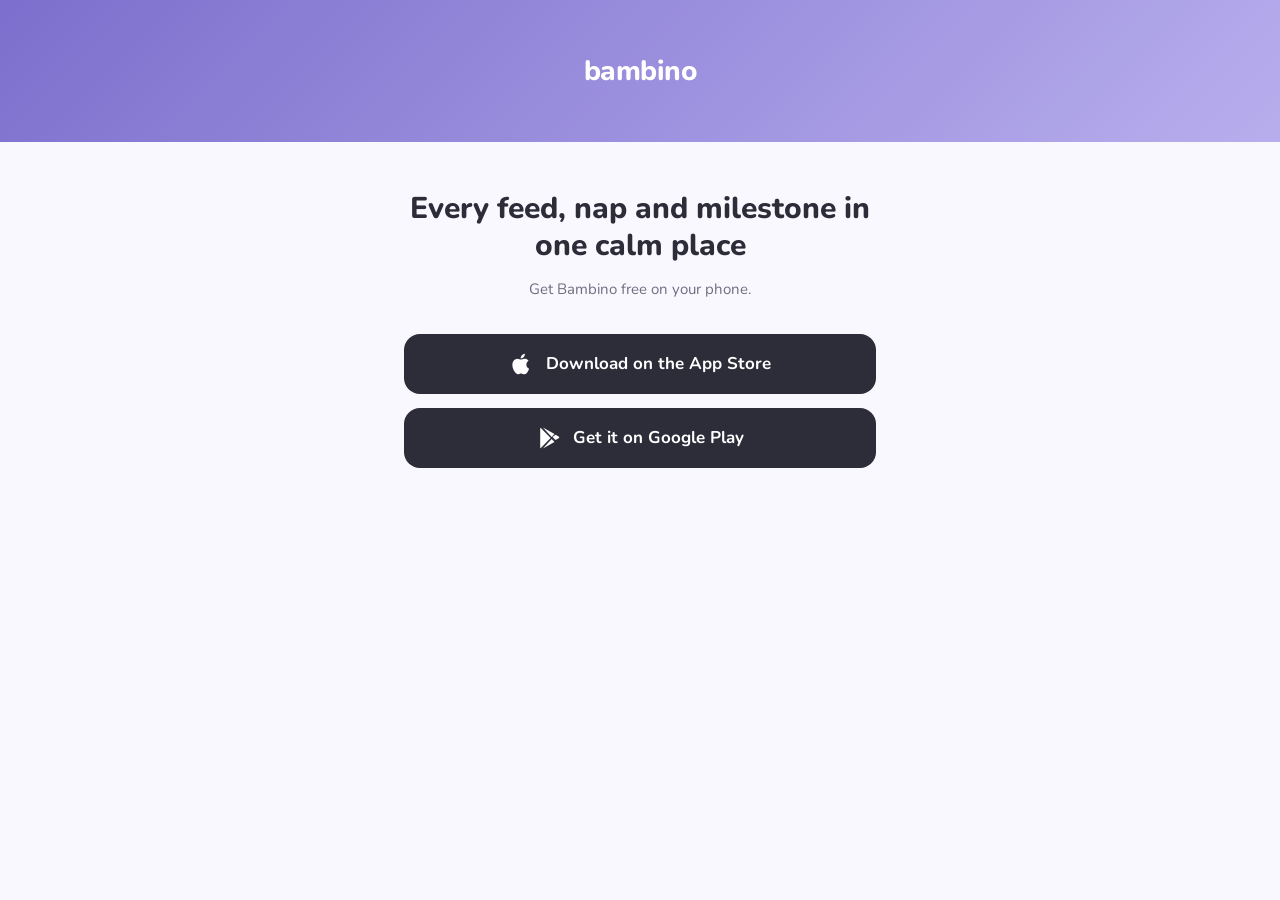
<file: download.html>
<!DOCTYPE html>
<html lang="en">
<head>
  <meta charset="UTF-8" />
  <meta name="viewport" content="width=device-width, initial-scale=1.0" />
  <title>Download Bambino</title>
  <meta name="description" content="Bambino: baby growth, feeding, sleep and milestone tracker. Download for iPhone or Android." />
  <meta property="og:title" content="Download Bambino" />
  <meta property="og:description" content="Every feed, nap and milestone in one calm place." />
  <script>
    // Smart store redirect: one QR / link for both platforms.
    (function () {
      var IOS = 'https://apps.apple.com/us/app/bambino-growth-tracker/id6818366470';
      var src = new URLSearchParams(location.search).get('src') || 'qr';
      var ANDROID = 'https://play.google.com/store/apps/details?id=com.bambino.bambino' +
        '&referrer=' + encodeURIComponent('utm_source=' + src + '&utm_medium=social');
      var ua = navigator.userAgent || '';
      // iPadOS 13+ reports itself as a Mac; touch support tells them apart.
      var isIOS = /iPhone|iPad|iPod/i.test(ua) ||
        (navigator.platform === 'MacIntel' && navigator.maxTouchPoints > 1);
      var isAndroid = /Android/i.test(ua);
      if (isIOS) location.replace(IOS);
      else if (isAndroid) location.replace(ANDROID);
      window.BAMBINO_STORES = { ios: IOS, android: ANDROID };
    })();
  </script>
  <link rel="stylesheet" href="style.css" />
  <style>
    body { min-height: 100vh; display: flex; flex-direction: column; }
    main.download {
      flex: 1; width: 100%; max-width: 520px; margin: 0 auto; padding: 48px 24px;
      text-align: center;
    }
    .download h1 { font-size: 30px; font-weight: 800; line-height: 1.25; margin-bottom: 12px; }
    .download p { color: var(--text-secondary); margin-bottom: 32px; }
    .stores { display: grid; gap: 14px; }
    .store-btn {
      display: flex; align-items: center; justify-content: center; gap: 12px;
      min-height: 60px; border-radius: 16px; padding: 12px 20px;
      background: var(--text-primary); color: #fff; text-decoration: none;
      font-weight: 700; font-size: 17px;
    }
    .store-btn:hover { background: var(--primary-dark); text-decoration: none; }
    .store-btn svg { width: 24px; height: 24px; fill: currentColor; flex: none; }
    html[dir="rtl"] .download { font-family: 'Nunito', 'Tahoma', sans-serif; }
  </style>
</head>
<body>
  <header>
    <div class="logo">bambino</div>
  </header>
  <main class="download">
    <h1 data-en="Every feed, nap and milestone in one calm place"
        data-ar="كل رضعة ونومة وإنجاز في مكان واحد هادئ">Every feed, nap and milestone in one calm place</h1>
    <p data-en="Get Bambino free on your phone."
       data-ar="حمّلي تطبيق بامبينو مجانًا على هاتفك.">Get Bambino free on your phone.</p>
    <div class="stores">
      <a class="store-btn" id="ios-link" href="https://apps.apple.com/us/app/bambino-growth-tracker/id6818366470">
        <svg viewBox="0 0 24 24" aria-hidden="true"><path d="M16.37 12.6c-.03-2.6 2.12-3.85 2.22-3.91-1.21-1.77-3.09-2.01-3.76-2.04-1.6-.16-3.12.94-3.93.94-.81 0-2.06-.92-3.39-.89-1.74.03-3.35 1.01-4.25 2.57-1.81 3.14-.46 7.8 1.3 10.35.86 1.25 1.89 2.65 3.24 2.6 1.3-.05 1.79-.84 3.36-.84 1.57 0 2.01.84 3.38.81 1.4-.03 2.29-1.27 3.14-2.53.99-1.45 1.4-2.86 1.42-2.93-.03-.01-2.72-1.04-2.75-4.13zM13.79 4.97c.72-.87 1.2-2.07 1.07-3.27-1.03.04-2.28.69-3.02 1.55-.66.77-1.24 1.99-1.09 3.17 1.15.09 2.32-.58 3.04-1.45z"/></svg>
        <span data-en="Download on the App Store" data-ar="حمّليه من App Store">Download on the App Store</span>
      </a>
      <a class="store-btn" id="android-link" href="https://play.google.com/store/apps/details?id=com.bambino.bambino">
        <svg viewBox="0 0 24 24" aria-hidden="true"><path d="M3.6 1.8c-.3.3-.4.7-.4 1.2v18c0 .5.1.9.4 1.2l10-10.2L3.6 1.8zm11.1 11.3 2.8 2.8-11.6 6.6 8.8-9.4zm0-2.2L5.9 1.5l11.6 6.6-2.8 2.8zm3.9-2.2 3 1.7c.9.5.9 1.3 0 1.8l-3.1 1.8-3-3 3.1-2.3z"/></svg>
        <span data-en="Get it on Google Play" data-ar="احصلي عليه من Google Play">Get it on Google Play</span>
      </a>
    </div>
  </main>
  <script>
    var s = window.BAMBINO_STORES;
    if (s) document.getElementById('android-link').href = s.android;
    if (/^ar\b/i.test(navigator.language || '')) {
      document.documentElement.lang = 'ar';
      document.documentElement.dir = 'rtl';
      document.title = 'حمّلي بامبينو';
      document.querySelectorAll('[data-ar]').forEach(function (el) { el.textContent = el.dataset.ar; });
    }
  </script>
</body>
</html>
</file>
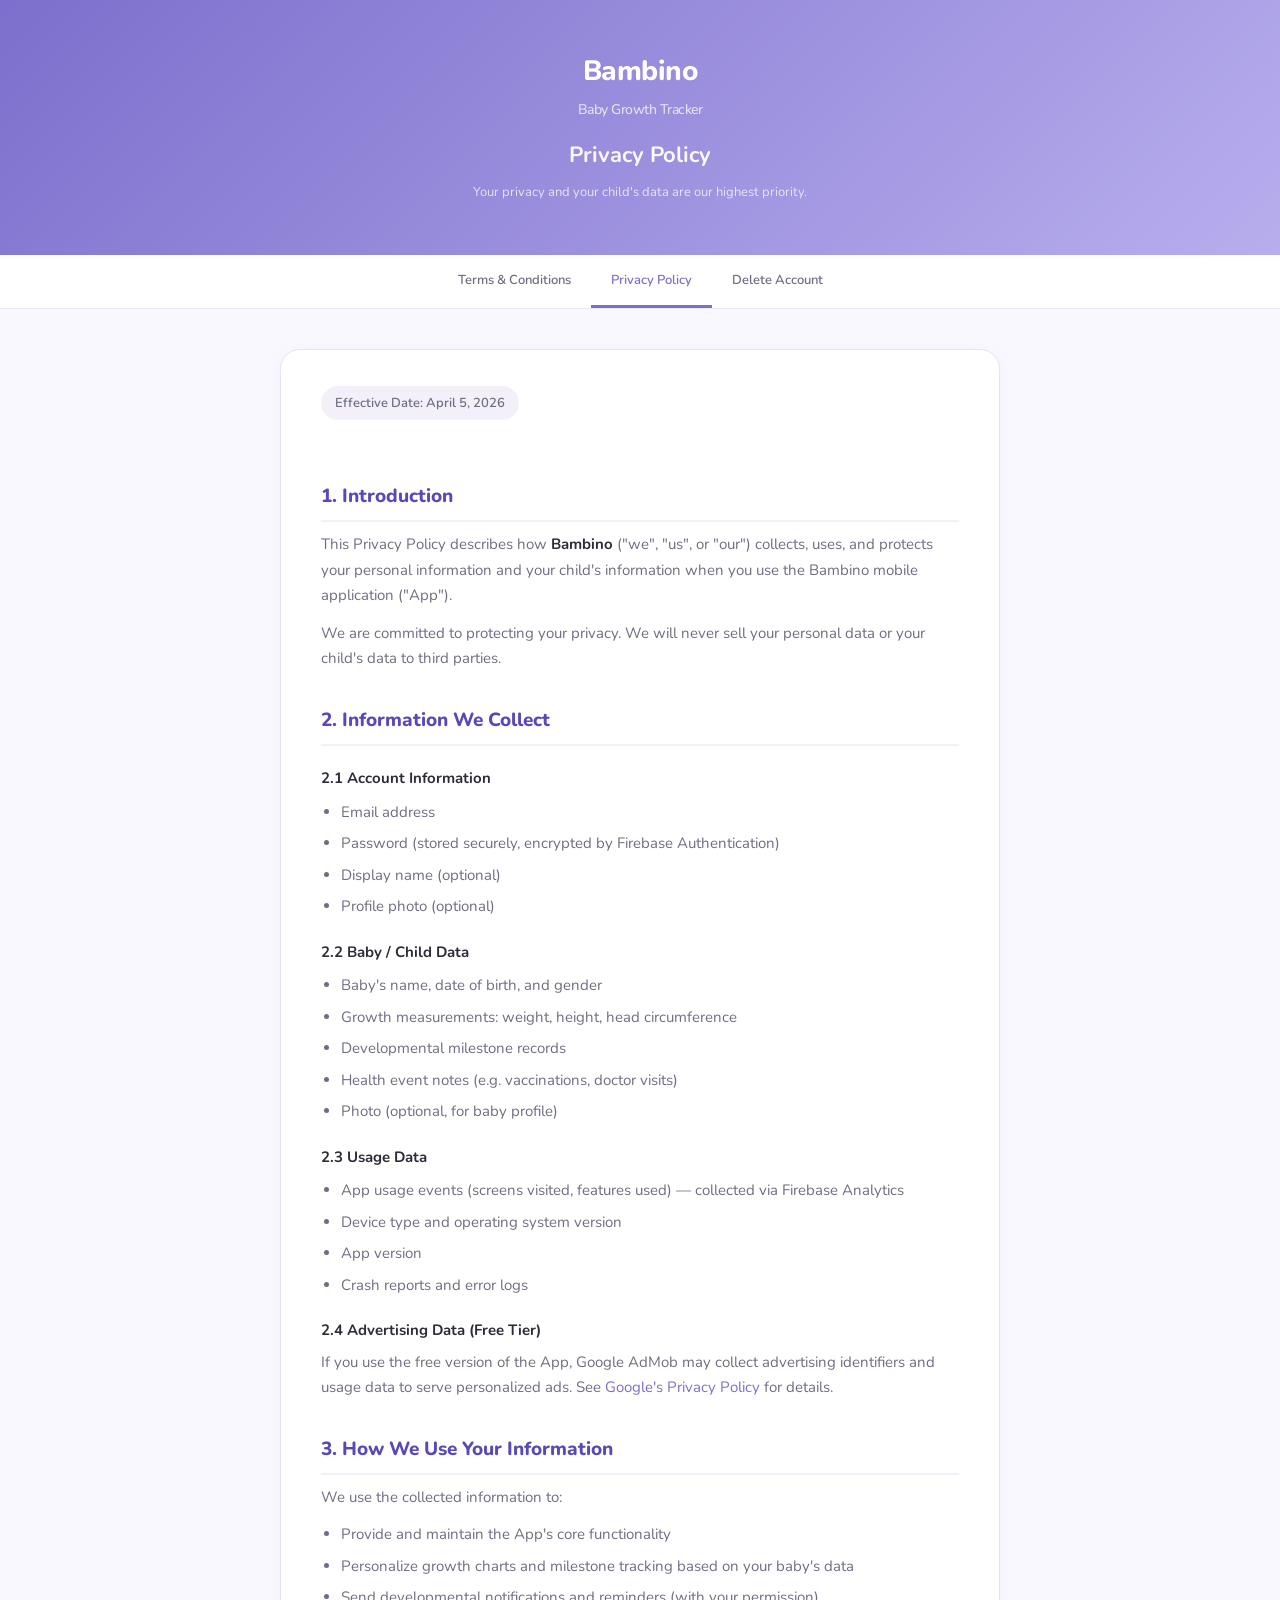
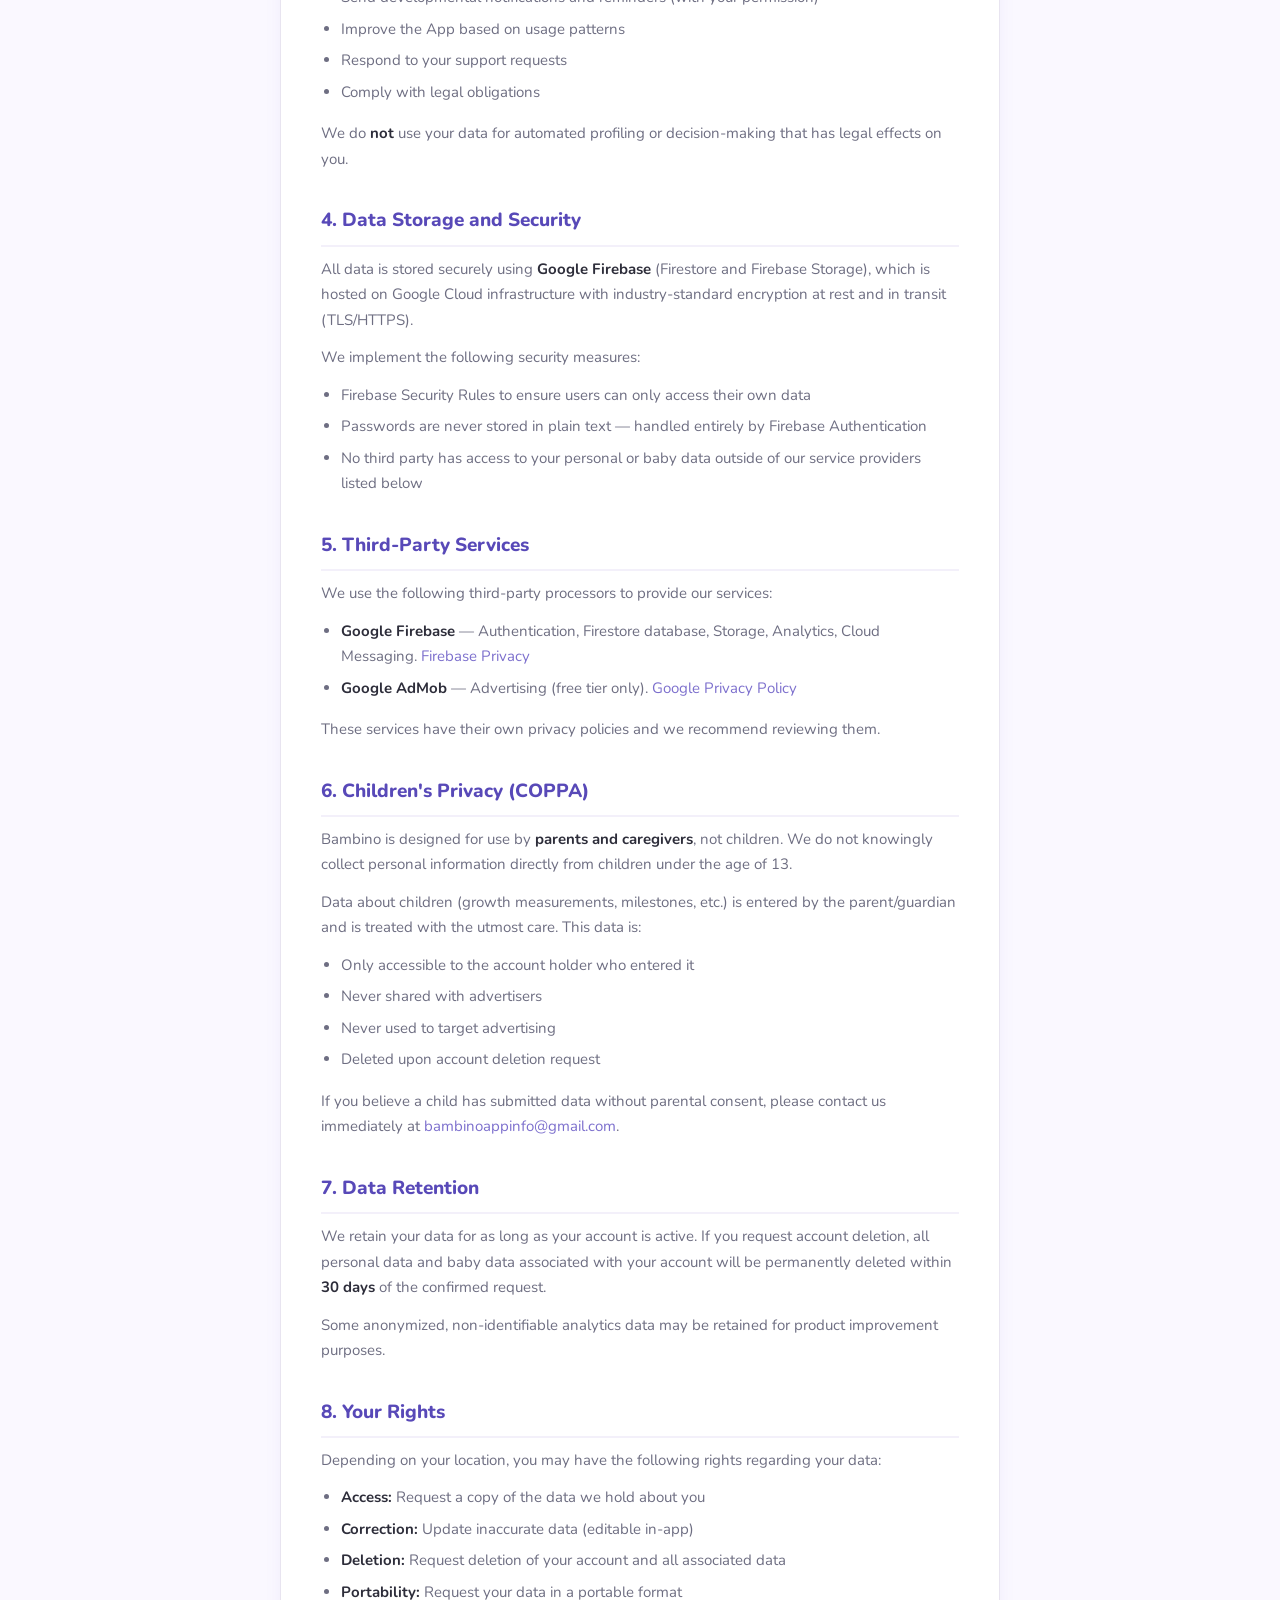
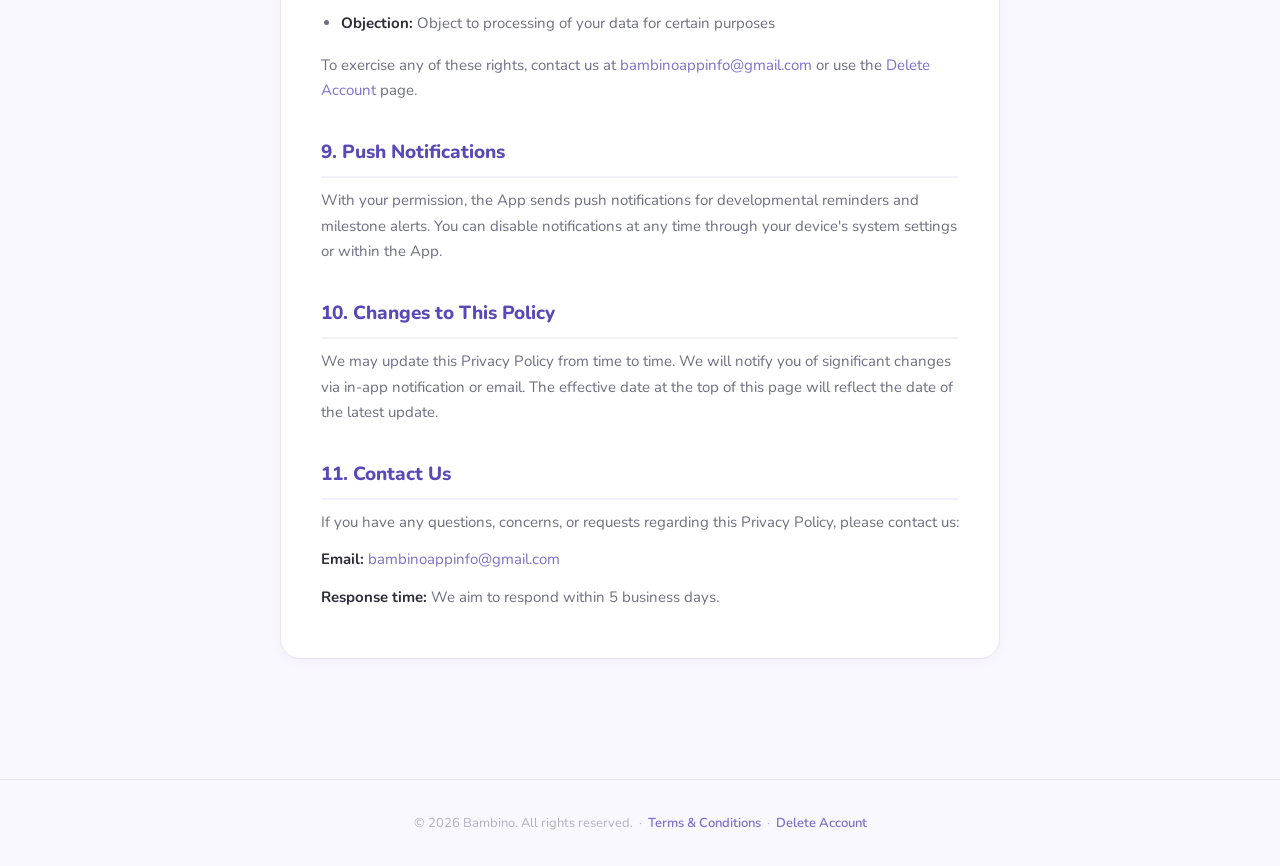
<file: privacy.html>
<!DOCTYPE html>
<html lang="en">
<head>
  <meta charset="UTF-8" />
  <meta name="viewport" content="width=device-width, initial-scale=1.0" />
  <title>Privacy Policy – Bambino</title>
  <meta name="description" content="Privacy Policy for the Bambino baby tracking app." />
  <link rel="stylesheet" href="style.css" />
</head>
<body>

<header>
  <div class="logo">Bambino <span>Baby Growth Tracker</span></div>
  <h1>Privacy Policy</h1>
  <p class="subtitle">Your privacy and your child's data are our highest priority.</p>
</header>

<nav>
  <a href="terms.html">Terms &amp; Conditions</a>
  <a href="privacy.html" class="active">Privacy Policy</a>
  <a href="delete-account.html">Delete Account</a>
</nav>

<main>
  <div class="card">
    <span class="effective-date">Effective Date: April 5, 2026</span>

    <h2>1. Introduction</h2>
    <p>This Privacy Policy describes how <strong>Bambino</strong> ("we", "us", or "our") collects, uses, and protects your personal information and your child's information when you use the Bambino mobile application ("App").</p>
    <p>We are committed to protecting your privacy. We will never sell your personal data or your child's data to third parties.</p>

    <h2>2. Information We Collect</h2>

    <h3>2.1 Account Information</h3>
    <ul>
      <li>Email address</li>
      <li>Password (stored securely, encrypted by Firebase Authentication)</li>
      <li>Display name (optional)</li>
      <li>Profile photo (optional)</li>
    </ul>

    <h3>2.2 Baby / Child Data</h3>
    <ul>
      <li>Baby's name, date of birth, and gender</li>
      <li>Growth measurements: weight, height, head circumference</li>
      <li>Developmental milestone records</li>
      <li>Health event notes (e.g. vaccinations, doctor visits)</li>
      <li>Photo (optional, for baby profile)</li>
    </ul>

    <h3>2.3 Usage Data</h3>
    <ul>
      <li>App usage events (screens visited, features used) — collected via Firebase Analytics</li>
      <li>Device type and operating system version</li>
      <li>App version</li>
      <li>Crash reports and error logs</li>
    </ul>

    <h3>2.4 Advertising Data (Free Tier)</h3>
    <p>If you use the free version of the App, Google AdMob may collect advertising identifiers and usage data to serve personalized ads. See <a href="https://policies.google.com/privacy" target="_blank" rel="noopener">Google's Privacy Policy</a> for details.</p>

    <h2>3. How We Use Your Information</h2>
    <p>We use the collected information to:</p>
    <ul>
      <li>Provide and maintain the App's core functionality</li>
      <li>Personalize growth charts and milestone tracking based on your baby's data</li>
      <li>Send developmental notifications and reminders (with your permission)</li>
      <li>Improve the App based on usage patterns</li>
      <li>Respond to your support requests</li>
      <li>Comply with legal obligations</li>
    </ul>
    <p>We do <strong>not</strong> use your data for automated profiling or decision-making that has legal effects on you.</p>

    <h2>4. Data Storage and Security</h2>
    <p>All data is stored securely using <strong>Google Firebase</strong> (Firestore and Firebase Storage), which is hosted on Google Cloud infrastructure with industry-standard encryption at rest and in transit (TLS/HTTPS).</p>
    <p>We implement the following security measures:</p>
    <ul>
      <li>Firebase Security Rules to ensure users can only access their own data</li>
      <li>Passwords are never stored in plain text — handled entirely by Firebase Authentication</li>
      <li>No third party has access to your personal or baby data outside of our service providers listed below</li>
    </ul>

    <h2>5. Third-Party Services</h2>
    <p>We use the following third-party processors to provide our services:</p>
    <ul>
      <li><strong>Google Firebase</strong> — Authentication, Firestore database, Storage, Analytics, Cloud Messaging. <a href="https://firebase.google.com/support/privacy" target="_blank" rel="noopener">Firebase Privacy</a></li>
      <li><strong>Google AdMob</strong> — Advertising (free tier only). <a href="https://policies.google.com/privacy" target="_blank" rel="noopener">Google Privacy Policy</a></li>
    </ul>
    <p>These services have their own privacy policies and we recommend reviewing them.</p>

    <h2>6. Children's Privacy (COPPA)</h2>
    <p>Bambino is designed for use by <strong>parents and caregivers</strong>, not children. We do not knowingly collect personal information directly from children under the age of 13.</p>
    <p>Data about children (growth measurements, milestones, etc.) is entered by the parent/guardian and is treated with the utmost care. This data is:</p>
    <ul>
      <li>Only accessible to the account holder who entered it</li>
      <li>Never shared with advertisers</li>
      <li>Never used to target advertising</li>
      <li>Deleted upon account deletion request</li>
    </ul>
    <p>If you believe a child has submitted data without parental consent, please contact us immediately at <a href="mailto:bambinoappinfo@gmail.com">bambinoappinfo@gmail.com</a>.</p>

    <h2>7. Data Retention</h2>
    <p>We retain your data for as long as your account is active. If you request account deletion, all personal data and baby data associated with your account will be permanently deleted within <strong>30 days</strong> of the confirmed request.</p>
    <p>Some anonymized, non-identifiable analytics data may be retained for product improvement purposes.</p>

    <h2>8. Your Rights</h2>
    <p>Depending on your location, you may have the following rights regarding your data:</p>
    <ul>
      <li><strong>Access:</strong> Request a copy of the data we hold about you</li>
      <li><strong>Correction:</strong> Update inaccurate data (editable in-app)</li>
      <li><strong>Deletion:</strong> Request deletion of your account and all associated data</li>
      <li><strong>Portability:</strong> Request your data in a portable format</li>
      <li><strong>Objection:</strong> Object to processing of your data for certain purposes</li>
    </ul>
    <p>To exercise any of these rights, contact us at <a href="mailto:bambinoappinfo@gmail.com">bambinoappinfo@gmail.com</a> or use the <a href="delete-account.html">Delete Account</a> page.</p>

    <h2>9. Push Notifications</h2>
    <p>With your permission, the App sends push notifications for developmental reminders and milestone alerts. You can disable notifications at any time through your device's system settings or within the App.</p>

    <h2>10. Changes to This Policy</h2>
    <p>We may update this Privacy Policy from time to time. We will notify you of significant changes via in-app notification or email. The effective date at the top of this page will reflect the date of the latest update.</p>

    <h2>11. Contact Us</h2>
    <p>If you have any questions, concerns, or requests regarding this Privacy Policy, please contact us:</p>
    <p><strong>Email:</strong> <a href="mailto:bambinoappinfo@gmail.com">bambinoappinfo@gmail.com</a></p>
    <p><strong>Response time:</strong> We aim to respond within 5 business days.</p>
  </div>
</main>

<footer>
  &copy; 2026 Bambino. All rights reserved.
  &nbsp;·&nbsp; <a href="terms.html">Terms &amp; Conditions</a>
  &nbsp;·&nbsp; <a href="delete-account.html">Delete Account</a>
</footer>

</body>
</html>
</file>
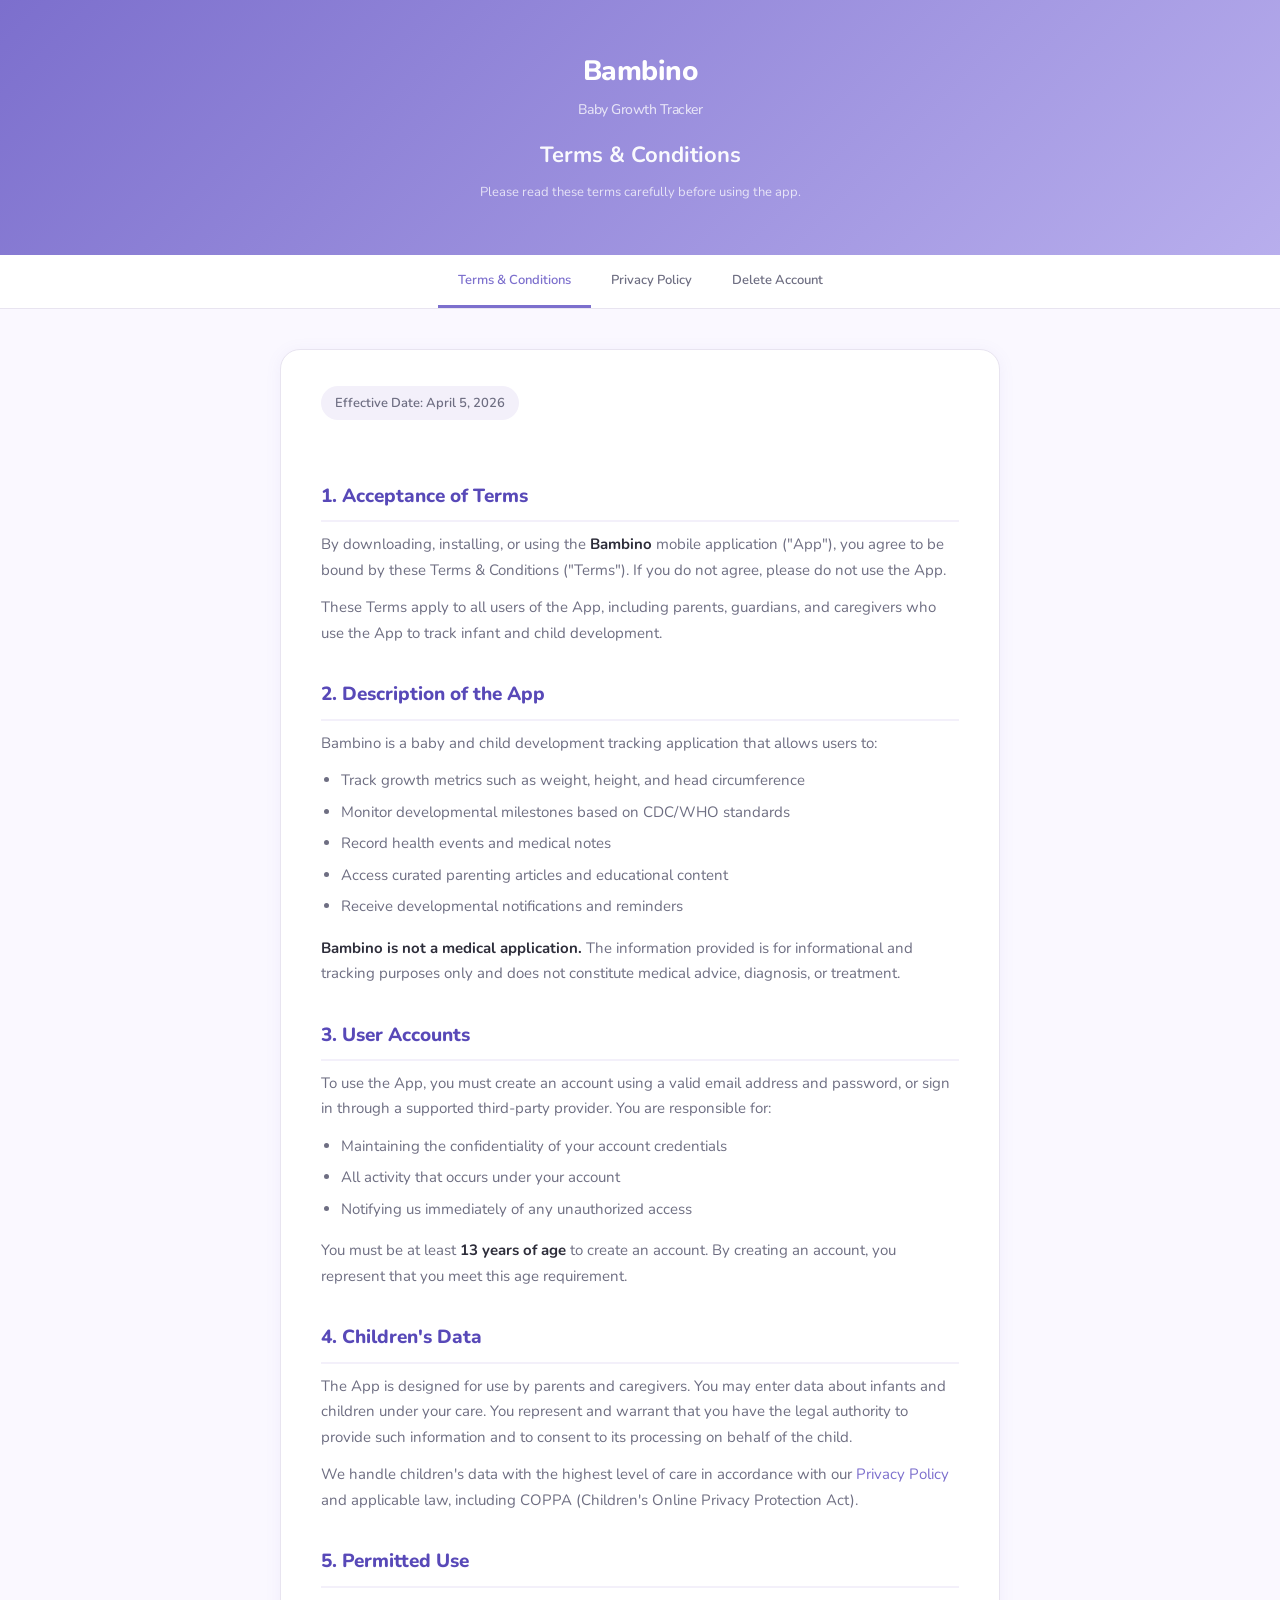
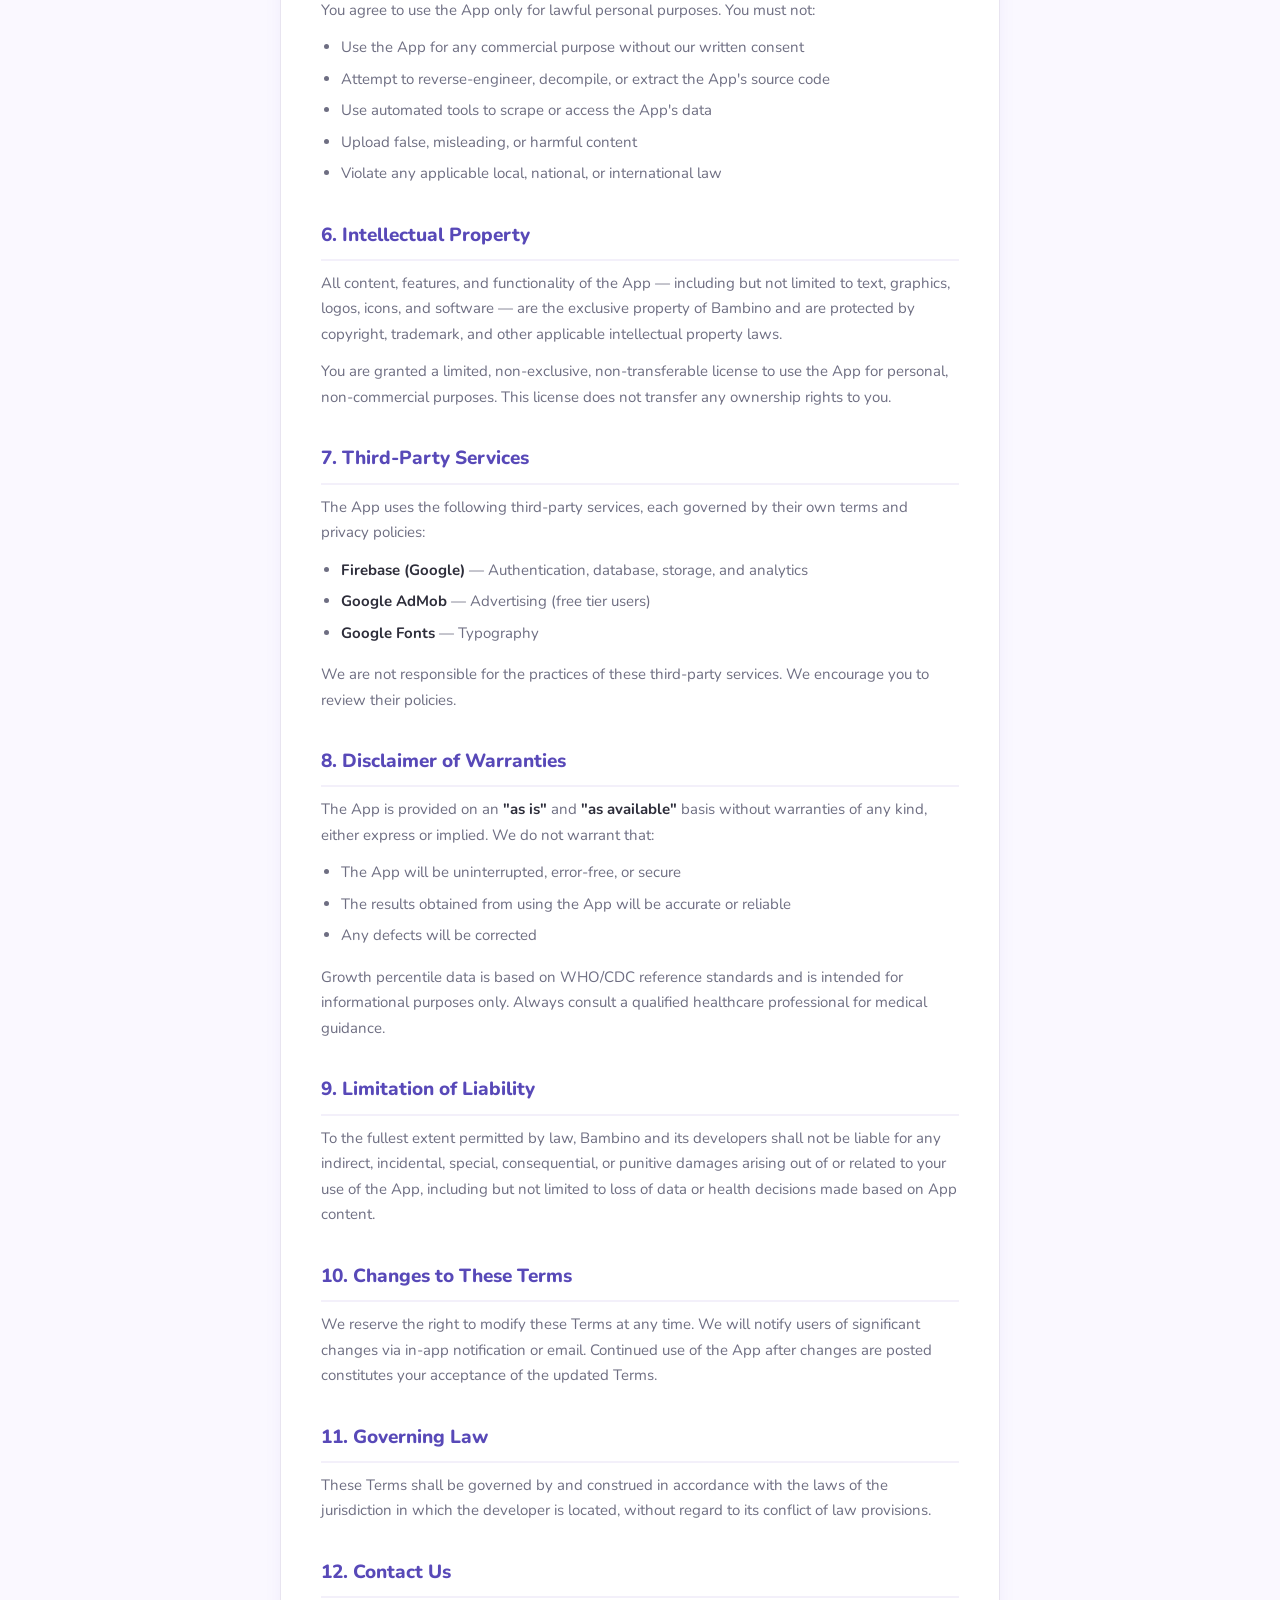
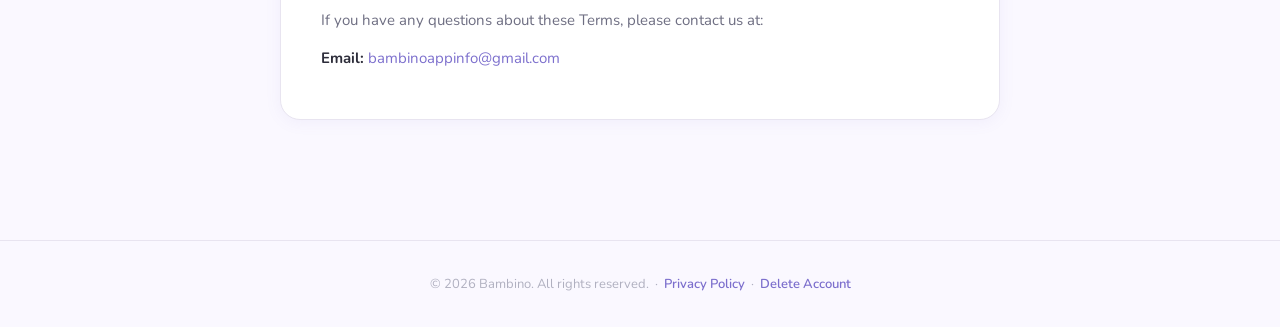
<file: terms.html>
<!DOCTYPE html>
<html lang="en">
<head>
  <meta charset="UTF-8" />
  <meta name="viewport" content="width=device-width, initial-scale=1.0" />
  <title>Terms &amp; Conditions – Bambino</title>
  <meta name="description" content="Terms and Conditions for the Bambino baby tracking app." />
  <link rel="stylesheet" href="style.css" />
</head>
<body>

<header>
  <div class="logo">Bambino <span>Baby Growth Tracker</span></div>
  <h1>Terms &amp; Conditions</h1>
  <p class="subtitle">Please read these terms carefully before using the app.</p>
</header>

<nav>
  <a href="terms.html" class="active">Terms &amp; Conditions</a>
  <a href="privacy.html">Privacy Policy</a>
  <a href="delete-account.html">Delete Account</a>
</nav>

<main>
  <div class="card">
    <span class="effective-date">Effective Date: April 5, 2026</span>

    <h2>1. Acceptance of Terms</h2>
    <p>By downloading, installing, or using the <strong>Bambino</strong> mobile application ("App"), you agree to be bound by these Terms &amp; Conditions ("Terms"). If you do not agree, please do not use the App.</p>
    <p>These Terms apply to all users of the App, including parents, guardians, and caregivers who use the App to track infant and child development.</p>

    <h2>2. Description of the App</h2>
    <p>Bambino is a baby and child development tracking application that allows users to:</p>
    <ul>
      <li>Track growth metrics such as weight, height, and head circumference</li>
      <li>Monitor developmental milestones based on CDC/WHO standards</li>
      <li>Record health events and medical notes</li>
      <li>Access curated parenting articles and educational content</li>
      <li>Receive developmental notifications and reminders</li>
    </ul>
    <p><strong>Bambino is not a medical application.</strong> The information provided is for informational and tracking purposes only and does not constitute medical advice, diagnosis, or treatment.</p>

    <h2>3. User Accounts</h2>
    <p>To use the App, you must create an account using a valid email address and password, or sign in through a supported third-party provider. You are responsible for:</p>
    <ul>
      <li>Maintaining the confidentiality of your account credentials</li>
      <li>All activity that occurs under your account</li>
      <li>Notifying us immediately of any unauthorized access</li>
    </ul>
    <p>You must be at least <strong>13 years of age</strong> to create an account. By creating an account, you represent that you meet this age requirement.</p>

    <h2>4. Children's Data</h2>
    <p>The App is designed for use by parents and caregivers. You may enter data about infants and children under your care. You represent and warrant that you have the legal authority to provide such information and to consent to its processing on behalf of the child.</p>
    <p>We handle children's data with the highest level of care in accordance with our <a href="privacy.html">Privacy Policy</a> and applicable law, including COPPA (Children's Online Privacy Protection Act).</p>

    <h2>5. Permitted Use</h2>
    <p>You agree to use the App only for lawful personal purposes. You must not:</p>
    <ul>
      <li>Use the App for any commercial purpose without our written consent</li>
      <li>Attempt to reverse-engineer, decompile, or extract the App's source code</li>
      <li>Use automated tools to scrape or access the App's data</li>
      <li>Upload false, misleading, or harmful content</li>
      <li>Violate any applicable local, national, or international law</li>
    </ul>

    <h2>6. Intellectual Property</h2>
    <p>All content, features, and functionality of the App — including but not limited to text, graphics, logos, icons, and software — are the exclusive property of Bambino and are protected by copyright, trademark, and other applicable intellectual property laws.</p>
    <p>You are granted a limited, non-exclusive, non-transferable license to use the App for personal, non-commercial purposes. This license does not transfer any ownership rights to you.</p>

    <h2>7. Third-Party Services</h2>
    <p>The App uses the following third-party services, each governed by their own terms and privacy policies:</p>
    <ul>
      <li><strong>Firebase (Google)</strong> — Authentication, database, storage, and analytics</li>
      <li><strong>Google AdMob</strong> — Advertising (free tier users)</li>
      <li><strong>Google Fonts</strong> — Typography</li>
    </ul>
    <p>We are not responsible for the practices of these third-party services. We encourage you to review their policies.</p>

    <h2>8. Disclaimer of Warranties</h2>
    <p>The App is provided on an <strong>"as is"</strong> and <strong>"as available"</strong> basis without warranties of any kind, either express or implied. We do not warrant that:</p>
    <ul>
      <li>The App will be uninterrupted, error-free, or secure</li>
      <li>The results obtained from using the App will be accurate or reliable</li>
      <li>Any defects will be corrected</li>
    </ul>
    <p>Growth percentile data is based on WHO/CDC reference standards and is intended for informational purposes only. Always consult a qualified healthcare professional for medical guidance.</p>

    <h2>9. Limitation of Liability</h2>
    <p>To the fullest extent permitted by law, Bambino and its developers shall not be liable for any indirect, incidental, special, consequential, or punitive damages arising out of or related to your use of the App, including but not limited to loss of data or health decisions made based on App content.</p>

    <h2>10. Changes to These Terms</h2>
    <p>We reserve the right to modify these Terms at any time. We will notify users of significant changes via in-app notification or email. Continued use of the App after changes are posted constitutes your acceptance of the updated Terms.</p>

    <h2>11. Governing Law</h2>
    <p>These Terms shall be governed by and construed in accordance with the laws of the jurisdiction in which the developer is located, without regard to its conflict of law provisions.</p>

    <h2>12. Contact Us</h2>
    <p>If you have any questions about these Terms, please contact us at:</p>
    <p><strong>Email:</strong> <a href="mailto:bambinoappinfo@gmail.com">bambinoappinfo@gmail.com</a></p>
  </div>
</main>

<footer>
  &copy; 2026 Bambino. All rights reserved.
  &nbsp;·&nbsp; <a href="privacy.html">Privacy Policy</a>
  &nbsp;·&nbsp; <a href="delete-account.html">Delete Account</a>
</footer>

</body>
</html>
</file>
<file: style.css>
@import url('https://fonts.googleapis.com/css2?family=Nunito:wght@400;500;600;700;800&display=swap');

*, *::before, *::after { box-sizing: border-box; margin: 0; padding: 0; }

:root {
  --primary:        #7C6FCD;
  --primary-light:  #B8AEED;
  --primary-dark:   #5849B8;
  --secondary:      #FF8C69;
  --accent:         #6ECFB5;
  --bg:             #FAF8FF;
  --surface:        #FFFFFF;
  --surface-var:    #F3F0FA;
  --text-primary:   #2D2D3A;
  --text-secondary: #6E6E82;
  --text-disabled:  #B0B0C0;
  --error:          #E05C5C;
  --divider:        #E8E4F0;
  --border:         #D8D4EE;
}

body {
  font-family: 'Nunito', sans-serif;
  background: var(--bg);
  color: var(--text-primary);
  line-height: 1.7;
  font-size: 16px;
}

/* ── Header ── */
header {
  background: linear-gradient(135deg, var(--primary) 0%, var(--primary-light) 100%);
  padding: 48px 24px 40px;
  text-align: center;
  color: #fff;
}
header .logo {
  font-size: 28px;
  font-weight: 800;
  letter-spacing: -0.5px;
  margin-bottom: 6px;
}
header .logo span { opacity: .75; font-weight: 500; font-size: 14px; display: block; margin-top: 2px; }
header h1 {
  font-size: 22px;
  font-weight: 700;
  margin-top: 16px;
  opacity: .95;
}
header p.subtitle {
  font-size: 13px;
  opacity: .75;
  margin-top: 6px;
  color: #fff;
}

/* ── Nav ── */
nav {
  background: var(--surface);
  border-bottom: 1px solid var(--divider);
  display: flex;
  justify-content: center;
  gap: 0;
  overflow-x: auto;
}
nav a {
  text-decoration: none;
  color: var(--text-secondary);
  font-weight: 600;
  font-size: 13px;
  padding: 14px 20px;
  border-bottom: 3px solid transparent;
  transition: color .2s, border-color .2s;
  white-space: nowrap;
}
nav a:hover, nav a.active {
  color: var(--primary);
  border-bottom-color: var(--primary);
}

/* ── Main content ── */
main {
  max-width: 760px;
  margin: 40px auto;
  padding: 0 20px 80px;
}

.card {
  background: var(--surface);
  border-radius: 20px;
  padding: 36px 40px;
  box-shadow: 0 2px 16px rgba(124,111,205,.08);
  border: 1px solid var(--divider);
}

/* ── Typography ── */
h2 {
  font-size: 19px;
  font-weight: 800;
  color: var(--primary-dark);
  margin: 32px 0 10px;
  padding-bottom: 8px;
  border-bottom: 2px solid var(--surface-var);
}
h2:first-child { margin-top: 0; }
h3 {
  font-size: 15px;
  font-weight: 700;
  color: var(--text-primary);
  margin: 20px 0 6px;
}
p { margin-bottom: 12px; color: var(--text-secondary); font-size: 15px; }
ul, ol { margin: 8px 0 16px 20px; }
li { color: var(--text-secondary); font-size: 15px; margin-bottom: 6px; }
strong { color: var(--text-primary); }
a { color: var(--primary); text-decoration: none; }
a:hover { text-decoration: underline; }

.effective-date {
  display: inline-block;
  background: var(--surface-var);
  color: var(--text-secondary);
  font-size: 13px;
  font-weight: 600;
  padding: 6px 14px;
  border-radius: 20px;
  margin-bottom: 28px;
}

/* ── Delete form ── */
.form-group {
  margin-bottom: 22px;
}
.form-group label {
  display: block;
  font-size: 14px;
  font-weight: 700;
  color: var(--text-primary);
  margin-bottom: 8px;
}
.form-group input {
  width: 100%;
  padding: 14px 16px;
  border: 2px solid var(--border);
  border-radius: 14px;
  font-family: 'Nunito', sans-serif;
  font-size: 15px;
  color: var(--text-primary);
  background: var(--bg);
  transition: border-color .2s, box-shadow .2s;
  outline: none;
}
.form-group input:focus {
  border-color: var(--primary);
  box-shadow: 0 0 0 4px rgba(124,111,205,.12);
}
.form-group input::placeholder { color: var(--text-disabled); }

.confirm-box {
  background: #FFF5F5;
  border: 2px solid #F5C6C6;
  border-radius: 14px;
  padding: 18px 20px;
  margin-bottom: 22px;
}
.confirm-box p {
  font-size: 14px;
  color: var(--error);
  font-weight: 600;
  margin: 0;
  line-height: 1.6;
}

.checkbox-row {
  display: flex;
  align-items: flex-start;
  gap: 12px;
  margin-bottom: 28px;
}
.checkbox-row input[type="checkbox"] {
  width: 20px;
  height: 20px;
  min-width: 20px;
  border: 2px solid var(--border);
  border-radius: 6px;
  margin-top: 2px;
  accent-color: var(--error);
  cursor: pointer;
}
.checkbox-row label {
  font-size: 14px;
  color: var(--text-secondary);
  cursor: pointer;
}

.btn-delete {
  display: block;
  width: 100%;
  padding: 16px;
  background: var(--error);
  color: #fff;
  border: none;
  border-radius: 16px;
  font-family: 'Nunito', sans-serif;
  font-size: 16px;
  font-weight: 800;
  cursor: pointer;
  transition: background .2s, transform .1s, box-shadow .2s;
  box-shadow: 0 4px 14px rgba(224,92,92,.3);
}
.btn-delete:hover { background: #c94848; box-shadow: 0 6px 18px rgba(224,92,92,.4); }
.btn-delete:active { transform: scale(.98); }
.btn-delete:disabled {
  background: var(--text-disabled);
  cursor: not-allowed;
  box-shadow: none;
  transform: none;
}

.note-box {
  background: var(--surface-var);
  border-radius: 14px;
  padding: 16px 20px;
  margin-top: 20px;
  display: flex;
  gap: 12px;
  align-items: flex-start;
}
.note-box .icon { font-size: 20px; line-height: 1.4; }
.note-box p { font-size: 13px; color: var(--text-secondary); margin: 0; }

.warning-banner {
  background: #FFF8ED;
  border: 1px solid #FFD9A0;
  border-radius: 14px;
  padding: 16px 20px;
  margin-bottom: 28px;
  display: flex;
  gap: 12px;
  align-items: flex-start;
}
.warning-banner .icon { font-size: 22px; line-height: 1.3; }
.warning-banner p { font-size: 14px; color: #8B5E00; margin: 0; font-weight: 600; }

/* ── Footer ── */
footer {
  text-align: center;
  padding: 32px 20px;
  border-top: 1px solid var(--divider);
  font-size: 13px;
  color: var(--text-disabled);
}
footer a { color: var(--primary); font-weight: 600; }

/* ── Toast ── */
#toast {
  position: fixed;
  bottom: 30px;
  left: 50%;
  transform: translateX(-50%) translateY(20px);
  background: #2D2D3A;
  color: #fff;
  padding: 14px 24px;
  border-radius: 12px;
  font-size: 14px;
  font-weight: 600;
  opacity: 0;
  transition: opacity .3s, transform .3s;
  pointer-events: none;
  white-space: nowrap;
  z-index: 999;
}
#toast.show { opacity: 1; transform: translateX(-50%) translateY(0); }

@media (max-width: 600px) {
  .card { padding: 24px 20px; }
  header { padding: 36px 20px 30px; }
  nav a { padding: 12px 14px; font-size: 12px; }
}
</file>
<file: assets/guides.css>
:root{--lav:#7C6FCD;--lav-d:#5849B8;--lav-l:#B8AEED;--peach:#FF8C69;--mint:#2E9E6B;--bg:#FAF8FF;--card:#fff;--soft:#F3F0FA;--ink:#2D2D3A;--muted:#6E6E82;--line:#E8E4F0;--warn:#C2410C}
*{box-sizing:border-box;margin:0;padding:0}
html,body{overflow-x:hidden}
body{font:16px/1.7 Nunito,system-ui,sans-serif;background:var(--bg);color:var(--ink)}
[dir=rtl] body,html[dir=rtl] body{font-family:Cairo,Nunito,system-ui,sans-serif}
a{color:var(--lav-d)}
.top{display:flex;flex-wrap:wrap;align-items:center;justify-content:space-between;gap:12px;max-width:760px;margin:0 auto;padding:14px 16px}
.brand{font-weight:900;font-size:20px;color:var(--lav-d);text-decoration:none}
.lang a{font-weight:700;font-size:14px;text-decoration:none;padding:6px 10px;border-radius:999px;background:var(--soft)}
main{max-width:760px;margin:0 auto;padding:8px 16px 48px}
h1{font-size:clamp(26px,5vw,36px);line-height:1.25;font-weight:900;margin:12px 0 10px}
.lede{color:var(--muted);font-size:18px;margin-bottom:22px}
h2{font-size:22px;font-weight:800;margin:34px 0 10px}
h3{font-size:18px;font-weight:800;margin:20px 0 6px}
p,ul,ol{margin-bottom:12px}
ul,ol{padding-inline-start:22px}
li{margin-bottom:6px}
.card{background:var(--card);border:1px solid var(--line);border-radius:20px;padding:20px;box-shadow:0 4px 20px rgba(88,73,184,.06)}
.gp-grid{display:grid;grid-template-columns:minmax(0,1fr) minmax(0,1fr);gap:14px}
.gp-grid>div{min-width:0}
@media (max-width:560px){.gp-grid{grid-template-columns:1fr}}
label.f{display:block;font-weight:800;font-size:14px;margin-bottom:6px}
.f-in{display:flex;align-items:center;border:1.5px solid var(--line);border-radius:12px;background:#fff;overflow:hidden}
.f-in:focus-within{border-color:var(--lav)}
.f-in input{flex:1;min-width:0;width:100%;border:0;padding:12px;font:inherit;font-size:17px;background:transparent;color:var(--ink)}
.f-in input:focus{outline:none}
.f-in span{padding:0 12px;color:var(--muted);font-weight:700}
.seg{display:flex;gap:8px;flex-wrap:wrap}
.seg label{flex:1;min-width:0;position:relative}
.seg input{position:absolute;inset:0;opacity:0;margin:0}
.seg span{display:block;text-align:center;padding:11px;border-radius:12px;border:1.5px solid var(--line);font-weight:800;cursor:pointer;background:#fff}
.seg input:checked+span{border-color:var(--lav);background:var(--soft);color:var(--lav-d)}
.seg input:focus-visible+span{outline:2px solid var(--lav)}
.opt{color:var(--muted);font-weight:600;font-size:13px}
.btn{display:inline-block;width:100%;margin-top:16px;padding:14px;border:0;border-radius:14px;background:var(--lav);color:#fff;font:800 17px Nunito,Cairo,sans-serif;cursor:pointer;text-align:center;text-decoration:none}
.btn:hover{background:var(--lav-d)}
#gp-out:not(:empty){margin-top:18px}
.gp-age{font-weight:700;color:var(--muted)}
.gp-row{border-radius:14px;padding:14px;margin-top:10px;background:var(--soft)}
.gp-row-h{display:flex;justify-content:space-between;gap:10px;font-weight:800}
.gp-row-h b{color:var(--lav-d)}
.gp-row.low .gp-row-h b,.gp-row.high .gp-row-h b{color:var(--warn)}
.gp-row p{margin:8px 0 0;font-size:15px}
.gp-bar{position:relative;height:8px;border-radius:99px;margin-top:10px;background:linear-gradient(90deg,#F6C9B9 0 3%,#DDD8F5 3% 97%,#F6C9B9 97%)}
[dir=rtl] .gp-bar{background:linear-gradient(270deg,#F6C9B9 0 3%,#DDD8F5 3% 97%,#F6C9B9 97%)}
.gp-bar i{position:absolute;top:-4px;width:16px;height:16px;margin-inline-start:-8px;border-radius:50%;background:var(--lav-d);border:3px solid #fff;box-shadow:0 1px 4px rgba(0,0,0,.2)}
.gp-err{color:var(--warn);font-weight:700}
.gp-note{font-size:14px;color:var(--muted);margin-top:12px}
table{width:100%;border-collapse:collapse;margin:8px 0 14px;font-size:15px}
th,td{padding:9px 10px;border-bottom:1px solid var(--line);text-align:start}
th{background:var(--soft);font-weight:800}
.cta{margin-top:36px;background:linear-gradient(135deg,var(--lav) 0%,var(--lav-l) 100%);color:#fff;border-radius:22px;padding:24px}
.cta h2{margin-top:0;color:#fff}
.cta .btn{background:#fff;color:var(--lav-d);width:auto;padding:13px 26px}
.disc{margin-top:28px;font-size:14px;color:var(--muted);border-top:1px solid var(--line);padding-top:16px}
footer{max-width:760px;margin:0 auto;padding:0 16px 40px;font-size:14px;color:var(--muted)}
footer a{color:var(--muted)}
.f-in input[type=date]{-webkit-appearance:none;appearance:none;min-height:48px}
.vx-table tr.past td{opacity:.55}
.vx-table tr.next td{background:#FFF1EB}
.tag{display:inline-block;font-size:12px;font-weight:800;color:#fff;background:var(--peach);border-radius:999px;padding:1px 9px;margin-inline-start:4px}
.vx-list{list-style:none;padding:0}
.vx-list li{background:var(--card);border:1px solid var(--line);border-radius:14px;padding:12px 14px;margin-bottom:8px}
</file>
